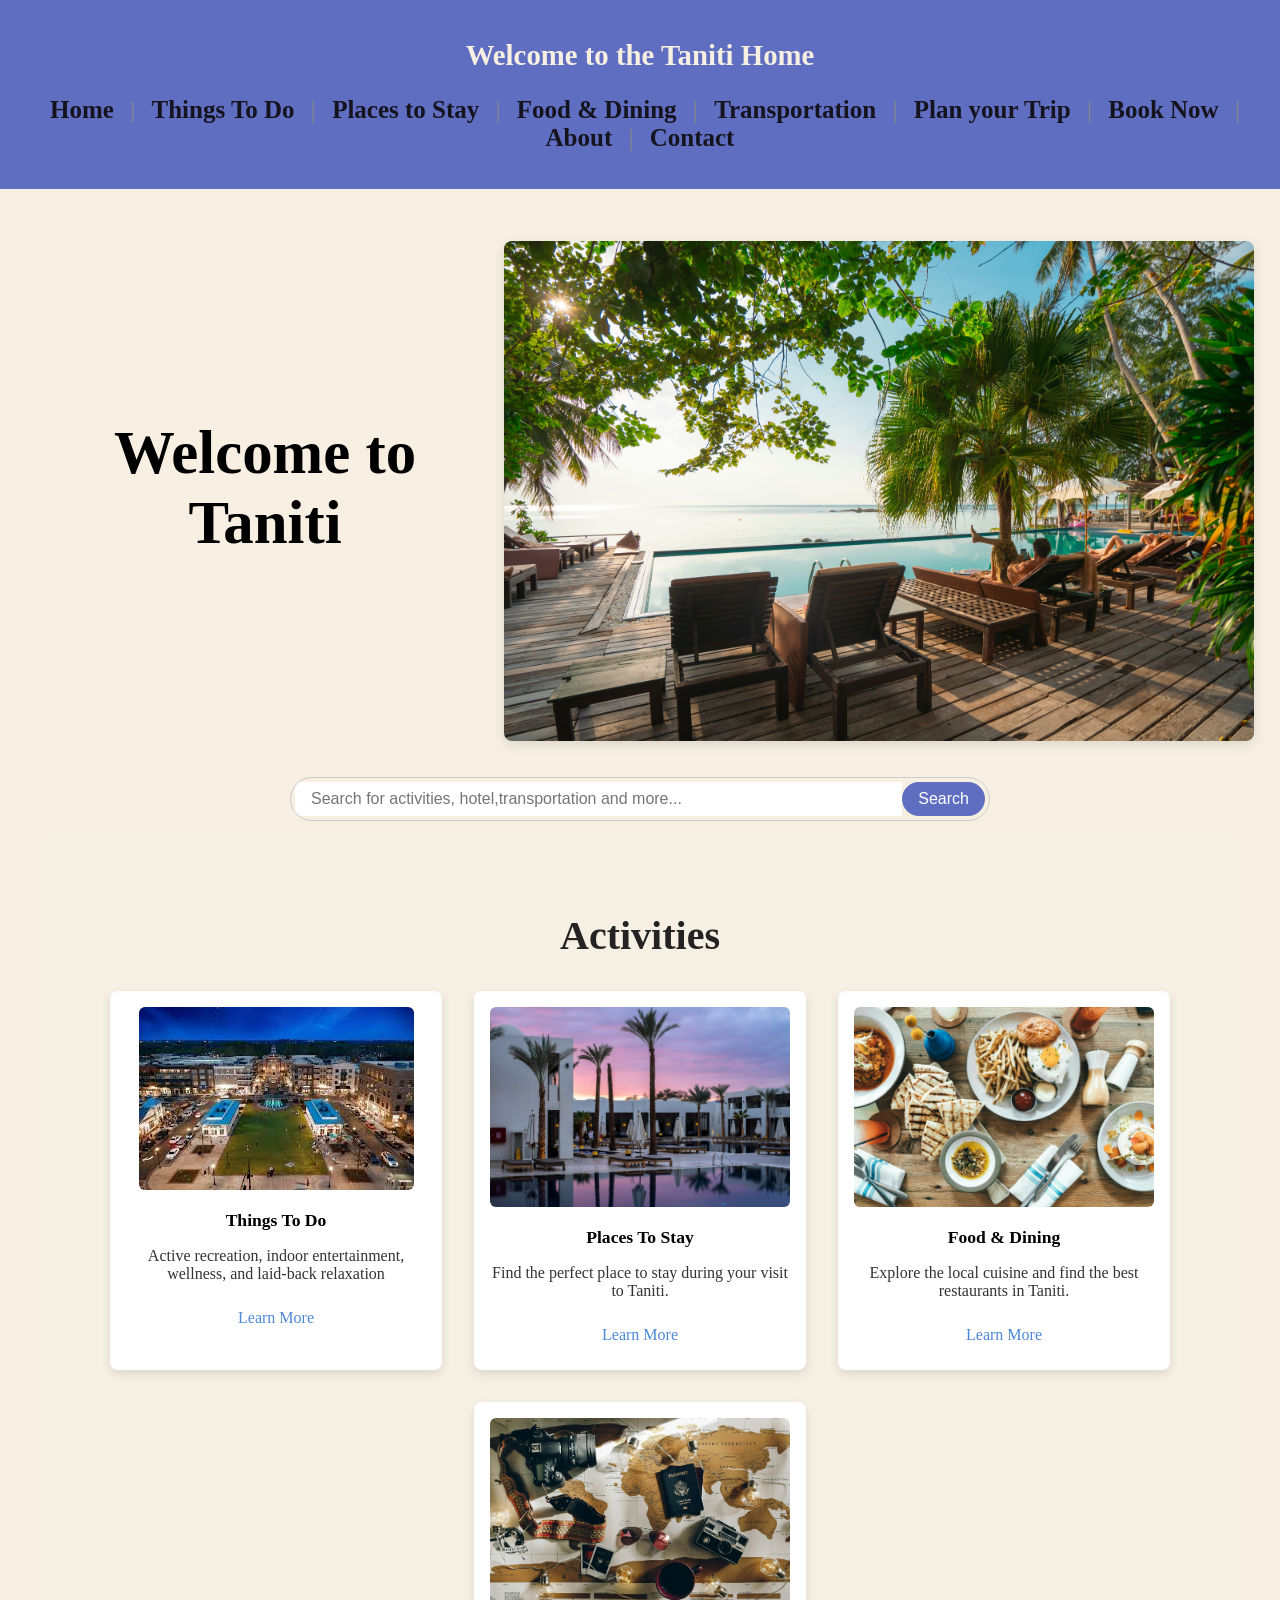
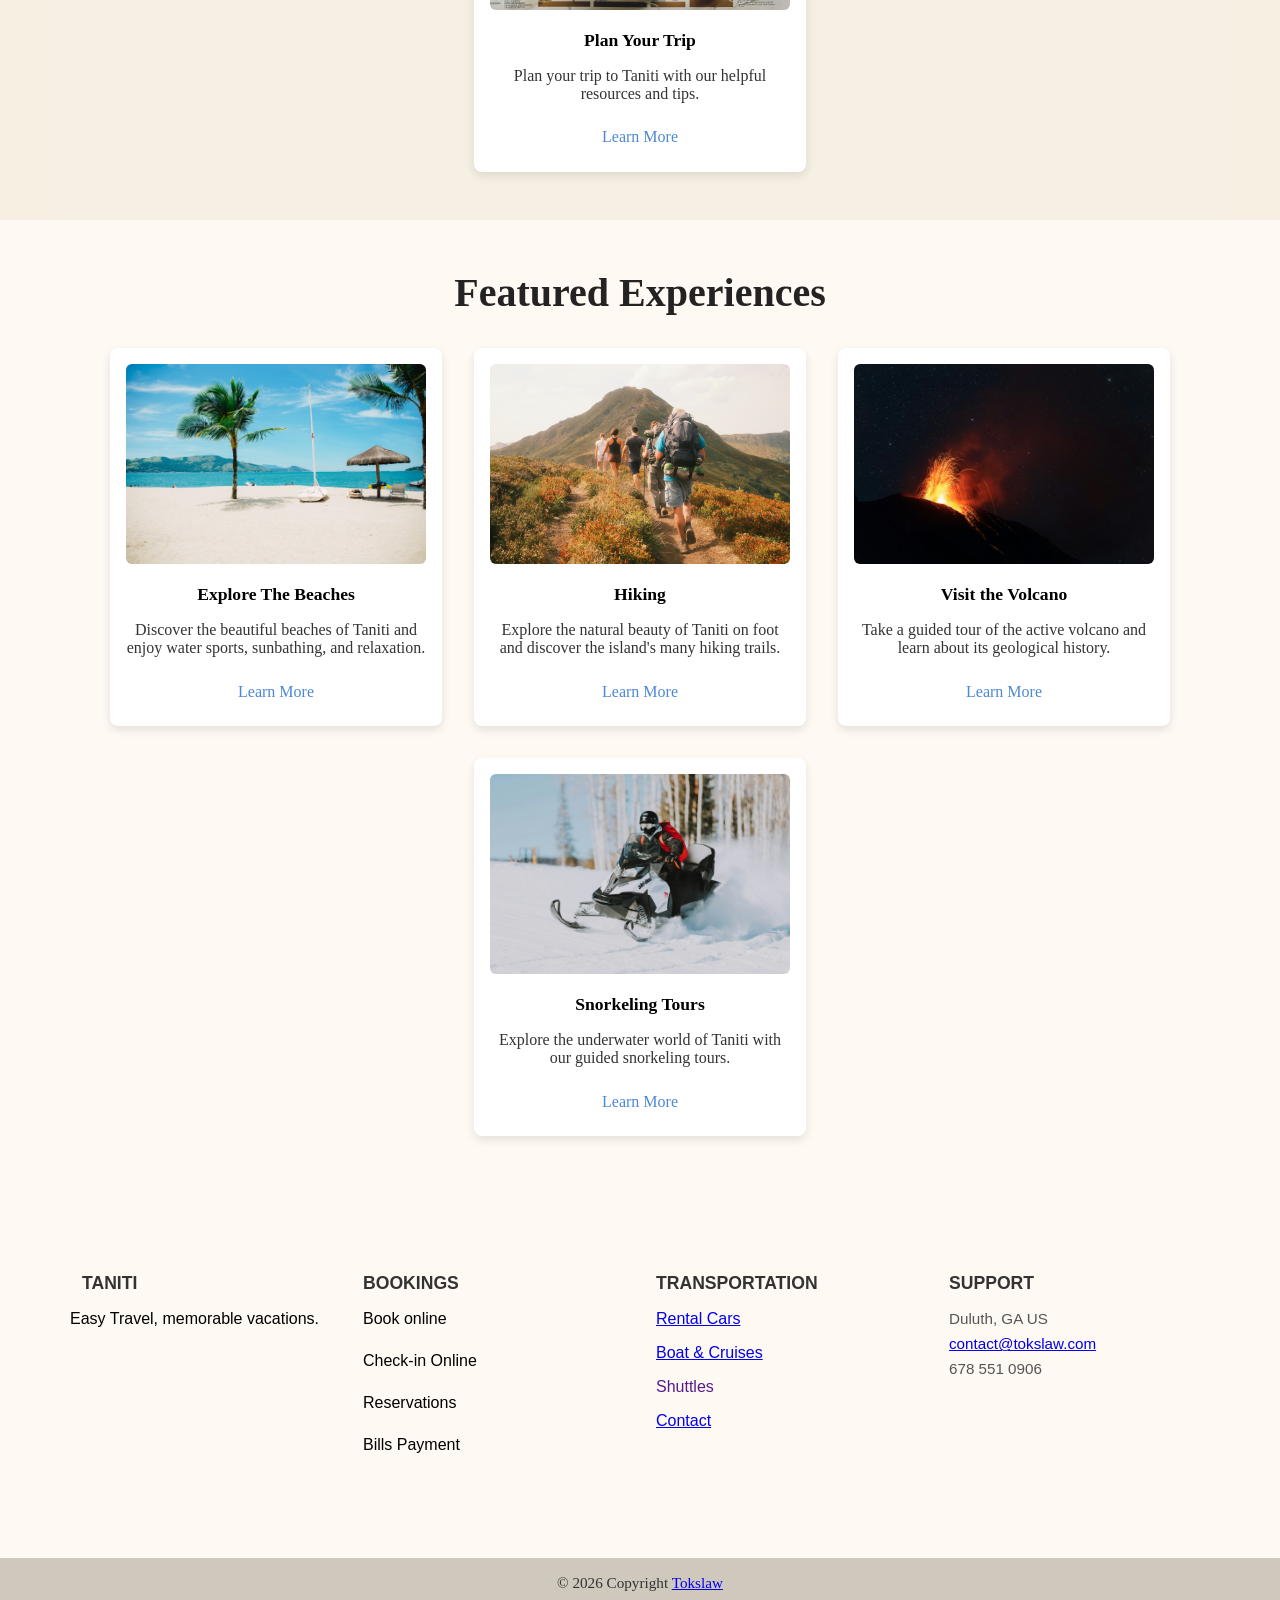
<file: index.html>
<!DOCTYPE html>
<html lang="en">
<head>
    <meta charset="UTF-8">
    <meta name="viewport" content="width=device-width, initial-scale=1.0">
    <title>Taniti Website</title>
    <link rel="stylesheet" href="styles.css">
    <link rel="icon" href="https://fav.farm/Hotel" />
</head>
<body>
        <header>
            <div class="header-nav">
                <h1>Welcome to the Taniti Home</h1>
                <nav>
                    <a href="./">Home</a>
                    <span class="separator">|</span>
                     <a href="./things_to_do.html" >Things To Do</a>
                    <span class="separator">|</span>
                    <a href="./place_to_stay.html">Places to Stay</a>
                     <span class="separator">|</span>
                    <a href="./food.html">Food & Dining</a>
                    <span class="separator">|</span>
                    <a href="./transportation.html">Transportation</a>
                    <span class="separator">|</span>                 
                    <a href="./plan_your_trip.html">Plan your Trip</a>
                    <span class="separator">|</span>
                    <a href="./bookings.html">Book Now</a>
                    <span class="separator">|</span>
                    <a href="./about.html">About</a>
                    <span class="separator">|</span>
                    <a href="./contact.html">Contact</a>   
                </nav>
            </div>
        </header>
     
   
    <div class="layout">
         <section class="intro">
            <div class="text-section">
                <h1 class="title">Welcome to Taniti</h1>
                <!-- <p class="content">
                    Beaches, Adventures, Relaxation
                </p>     -->
                <div>
                    <img src="images/taniti_hero_image.jpg" alt="Taniti" class="img">
                </div>
            </div>
            <div>
                <form class="search-form" role="search">
                    <input type="search" name="q" placeholder="Search for activities, hotel,transportation and more..." aria-label="Search">
                    <button type="submit">Search</button>
                </form>
            </div>
                

        </section>
        
        <section class="services"> 
            <h2>Activities</h2>
            <div class="service-card">
                <div class="card-body">
                    <img src="images/alpharetta.jpeg" alt="Things To Do">
                    <div class="card-title">Things To Do</div>
                    <div class="card-text">
                         Active recreation, indoor entertainment, wellness, and laid-back relaxation
                    </div>
                    <a href="./things_to_do.html" class="btn btn-primary">Learn More</a>
                </div>
            
            <div class="card-body">
                <img src="images/place_to_stay.jpg" alt="places to stay">
                    <div class="card-title">Places To Stay</div>
                    <div class="card-text">
                        Find the perfect place to stay during your visit to Taniti.
                    </div>
                    <a href="./place_to_stay.html" class="btn btn-primary">Learn More</a>
            </div>
            <div class="card-body">
                <img src="images/local_cuisine.jpg" alt="Food & Dining">
                    <div class="card-title">Food & Dining</div>
                    <div class="card-text">
                       Explore the local cuisine and find the best restaurants in Taniti.
                    </div>
                    <a href="./food.html" class="btn btn-primary">Learn More</a>
            </div>

            <div class="card-body">
                <img src="images/plan_your_trips.jpg" alt="Plan Your Trip">
                <div class="card-title">Plan Your Trip</div>
                    <div class="card-text">
                        Plan your trip to Taniti with our helpful resources and tips.
                    </div>
                    <a href="./plan_your_trip.html" class="btn btn-primary">Learn More</a>
            </div>
        </section>


        <section class="taxes">
            <h2>Featured Experiences</h2>
            <div class="tax-card">
                <div class="card-body">
                    <img src="images/beaches.jpg" alt="beaches">
                    <div class="card-title">Explore The Beaches</div>
                    <div class="card-text">
                        Discover the beautiful beaches of Taniti and enjoy water sports, sunbathing, and relaxation.
                    </div>
                    <a href="#" class="btn btn-primary">Learn More</a>
                </div>

                <div class="card-body">
                    <img src="images/hiking.jpg" alt="hiking">
                    <div class="card-title">Hiking</div>
                    <div class="card-text">
                        Explore the natural beauty of Taniti on foot and discover the island's many hiking trails.
                    </div>
                    <a href="#" class="btn btn-primary">Learn More</a>
                </div>
                <div class="card-body">
                    <img src="images/volcano.jpg" alt="volcano">
                    <div class="card-title">Visit the Volcano</div>
                    <div class="card-text">
                        Take a guided tour of the active volcano and learn about its geological history.
                    </div>
                    <a href="#" class="btn btn-primary">Learn More</a>
                </div>

                <div class="card-body">
                    <img src="images/snokerling.jpg" alt="snorkerling">
                    <div class="card-title">Snorkeling Tours</div>
                    <div class="card-text">
                        Explore the underwater world of Taniti with our guided snorkeling tours.
                    </div>
                    <a href="#" class="btn btn-primary">Learn More</a>
                </div>

            </div>
        </section>

       

        
    </div>

        <footer class="footer-layout">
            <section class="footer-links">
                <div class="footer-container">

                    <div class="footer-row">

                        <div class="footer-col">

                            <h6 class="footer-title">
                                <i class="fas fa-gem icon-gap"></i>Taniti
                            </h6>
                            <p>
                                Easy Travel, memorable vacations.
                            </p>
                        </div>

                        <div class="footer-col">

                            <h6 class="footer-title">Bookings</h6>
                            <p>
                                <a href="#!" class="footer-link">Book online</a>
                            </p>
                            <p>
                                <a href="#!" class="footer-link">Check-in Online</a>
                            </p>
                            <p>
                                <a href="#!" class="footer-link">Reservations</a>
                            </p>
                            <p>
                                <a href="#!" class="footer-link">Bills Payment</a>
                            </p>
                        </div>

                        <div class="footer-col">

                            <h6 class="footer-title">Transportation</h6>
                            <p>
                                <a href="./transportation.html" target="_blank" class="text-reset">Rental Cars</a>
                            </p>
                            <p>
                                <a href="./about.html" class="text-reset">Boat & Cruises</a>
                            </p>
                            <div class="dropdown">
                                <p class="dropbtn">Shuttles</p>
                                <div class="dropdown-content">
                                    <a href="./transportation.html">Sandy Springs</a>
                                    <a href="./transportation.html">Alpharetta</a>
                                </div>
                            </div>
                            <p>
                                <a href="./contact.html" target="_blank" class="text-reset">Contact</a>
                            </p>
                        </div>

                        <div class="footer-contact">

                            <h6 class="footer-title">Support</h6>
                            <p><i class="fas fa-home"></i> Duluth, GA US</p>
                            <p><a href="mailto:tlawal8@wgu.edu"><i class="fas fa-envelope"></i> contact@tokslaw.com</a></p>
                            <p><i class="fas fa-phone"></i> 678 551 0906</p>
                        </div>

                    </div>

                </div>
            </section>
        
        <div class="footer-copyright">© 2026 Copyright
            <a href="http://tokslaw.net/">Tokslaw</a>
        </div>
        
        </footer>

    <script src="script.js"></script>
</body>
</html>
</file>
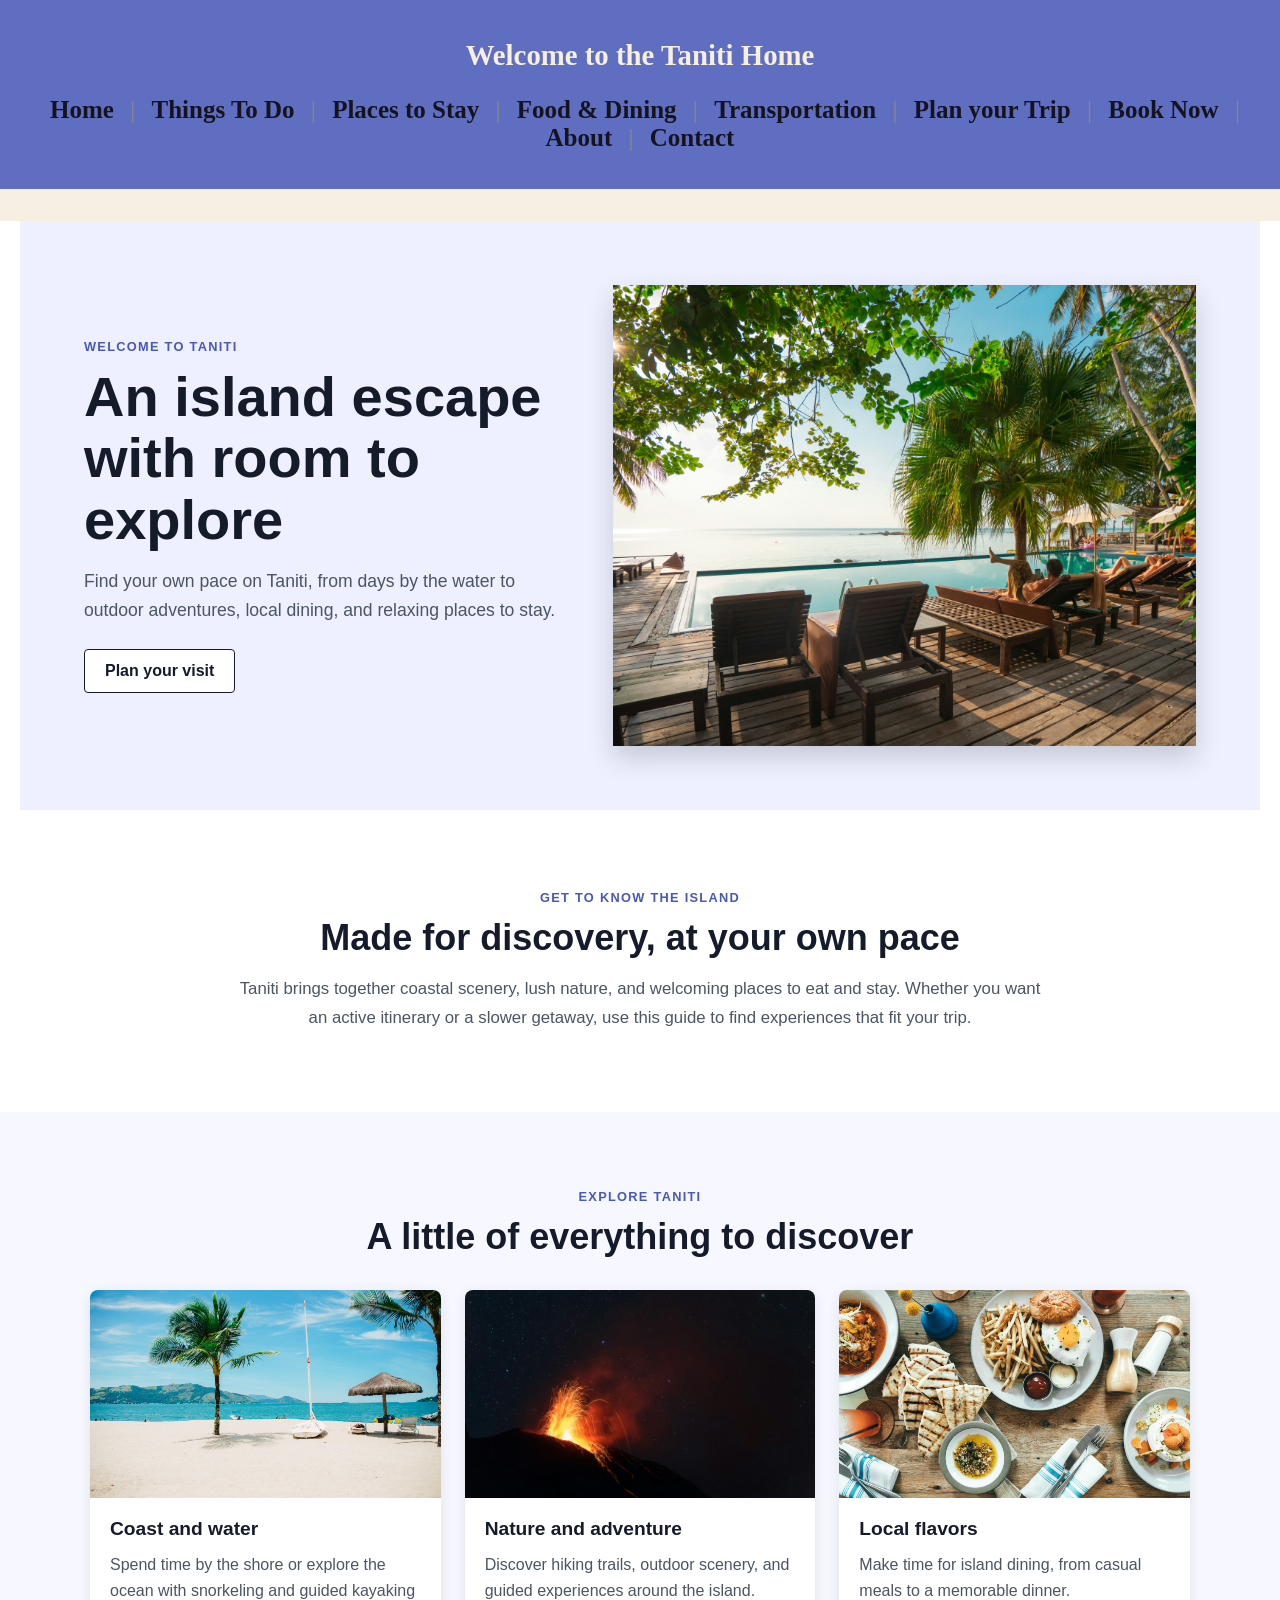
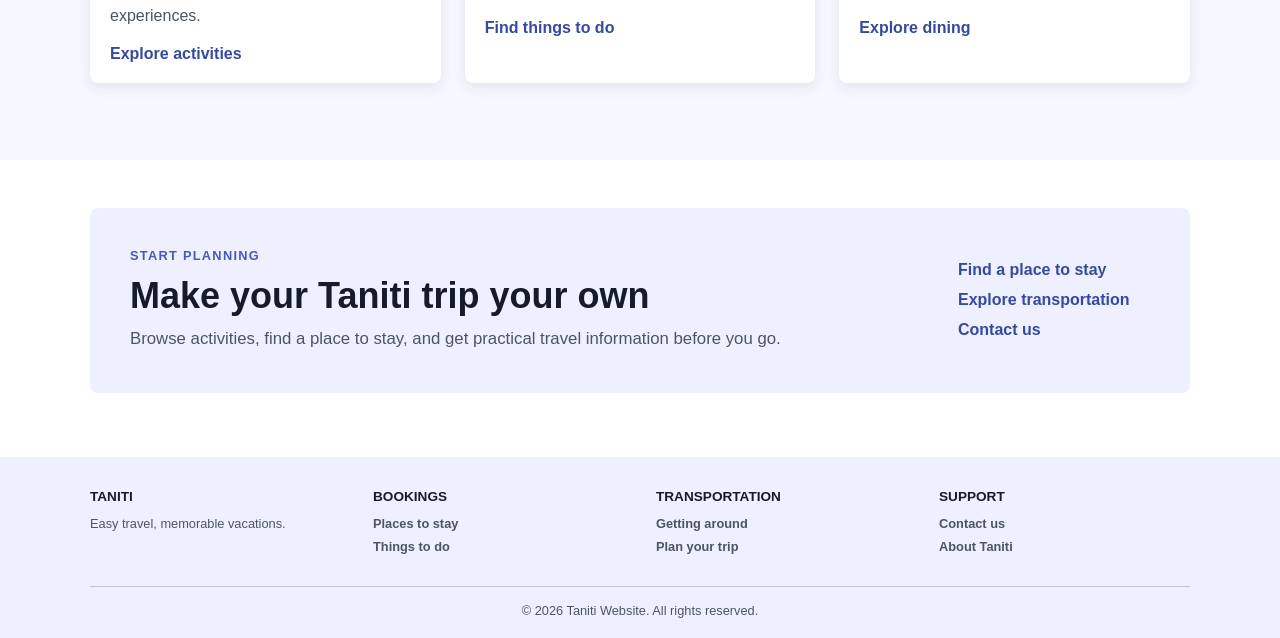
<file: about.html>
<!DOCTYPE html>
<html lang="en">
<head>
    <meta charset="UTF-8">
    <meta name="viewport" content="width=device-width, initial-scale=1.0">
    <title>About Taniti</title>
    <link rel="stylesheet" href="styles.css">
    <link rel="icon" href="https://fav.farm/📃">
</head>
<body class="about-page-body">
    <header>
        <div class="header-nav">
            <h1>Welcome to the Taniti Home</h1>
            <nav>
                <a href="./">Home</a>
                <span class="separator">|</span>
                <a href="./things_to_do.html">Things To Do</a>
                <span class="separator">|</span>
                <a href="./place_to_stay.html">Places to Stay</a>
                <span class="separator">|</span>
                <a href="./food.html">Food &amp; Dining</a>
                <span class="separator">|</span>
                <a href="./transportation.html">Transportation</a>
                <span class="separator">|</span>
                <a href="./plan_your_trip.html">Plan your Trip</a>
                <span class="separator">|</span>
                <a href="./bookings.html">Book Now</a>
                <span class="separator">|</span>
                <a href="./about.html" aria-current="page">About</a>
                <span class="separator">|</span>
                <a href="./contact.html">Contact</a>
            </nav>
        </div>
    </header>

    <main class="about-page">
        <section class="about-hero" aria-labelledby="about-title">
            <div class="about-hero-copy">
                <p class="about-kicker">Welcome to Taniti</p>
                <h1 id="about-title">An island escape with room to explore</h1>
                <p>
                    Find your own pace on Taniti, from days by the water to outdoor
                    adventures, local dining, and relaxing places to stay.
                </p>
                <a class="about-primary-link" href="./plan_your_trip.html">Plan your visit</a>
            </div>
            <img src="images/taniti_hero_image.jpg" alt="Palm-lined oceanfront setting">
        </section>

        <section class="about-introduction" aria-labelledby="about-island-title">
            <p class="about-kicker">Get to know the island</p>
            <h2 id="about-island-title">Made for discovery, at your own pace</h2>
            <p>
                Taniti brings together coastal scenery, lush nature, and welcoming
                places to eat and stay. Whether you want an active itinerary or a
                slower getaway, use this guide to find experiences that fit your trip.
            </p>
        </section>

        <section class="about-highlights" aria-labelledby="highlights-title">
            <div class="about-section-heading">
                <p class="about-kicker">Explore Taniti</p>
                <h2 id="highlights-title">A little of everything to discover</h2>
            </div>
            <div class="about-cards">
                <article class="about-card">
                    <img src="images/beaches.jpg" alt="Tropical beach and ocean">
                    <div class="about-card-copy">
                        <h3>Coast and water</h3>
                        <p>
                            Spend time by the shore or explore the ocean with snorkeling
                            and guided kayaking experiences.
                        </p>
                        <a href="./things_to_do.html">Explore activities</a>
                    </div>
                </article>
                <article class="about-card">
                    <img src="images/volcano.jpg" alt="Volcanic eruption under a night sky">
                    <div class="about-card-copy">
                        <h3>Nature and adventure</h3>
                        <p>
                            Discover hiking trails, outdoor scenery, and guided
                            experiences around the island.
                        </p>
                        <a href="./things_to_do.html">Find things to do</a>
                    </div>
                </article>
                <article class="about-card">
                    <img src="images/local_cuisine.jpg" alt="A variety of dishes served at a table">
                    <div class="about-card-copy">
                        <h3>Local flavors</h3>
                        <p>
                            Make time for island dining, from casual meals to a
                            memorable dinner.
                        </p>
                        <a href="./food.html">Explore dining</a>
                    </div>
                </article>
            </div>
        </section>

        <section class="about-visit" aria-labelledby="about-visit-title">
            <div>
                <p class="about-kicker">Start planning</p>
                <h2 id="about-visit-title">Make your Taniti trip your own</h2>
                <p>
                    Browse activities, find a place to stay, and get practical travel
                    information before you go.
                </p>
            </div>
            <div class="about-visit-links">
                <a href="./place_to_stay.html">Find a place to stay</a>
                <a href="./transportation.html">Explore transportation</a>
                <a href="./contact.html">Contact us</a>
            </div>
        </section>
    </main>

    <footer class="taniti-footer">
        <div class="taniti-footer-inner">
            <section>
                <h2>Taniti</h2>
                <p>Easy travel, memorable vacations.</p>
            </section>
            <nav aria-label="Bookings">
                <h2>Bookings</h2>
                <a href="./bookings.html">Places to stay</a>
                <a href="./things_to_do.html">Things to do</a>
            </nav>
            <nav aria-label="Travel information">
                <h2>Transportation</h2>
                <a href="./transportation.html">Getting around</a>
                <a href="./plan_your_trip.html">Plan your trip</a>
            </nav>
            <nav aria-label="Support">
                <h2>Support</h2>
                <a href="./contact.html">Contact us</a>
                <a href="./about.html">About Taniti</a>
            </nav>
        </div>
        <p class="taniti-footer-copyright">© 2026 Taniti Website. All rights reserved.</p>
    </footer>
</body>
</html>
</file>
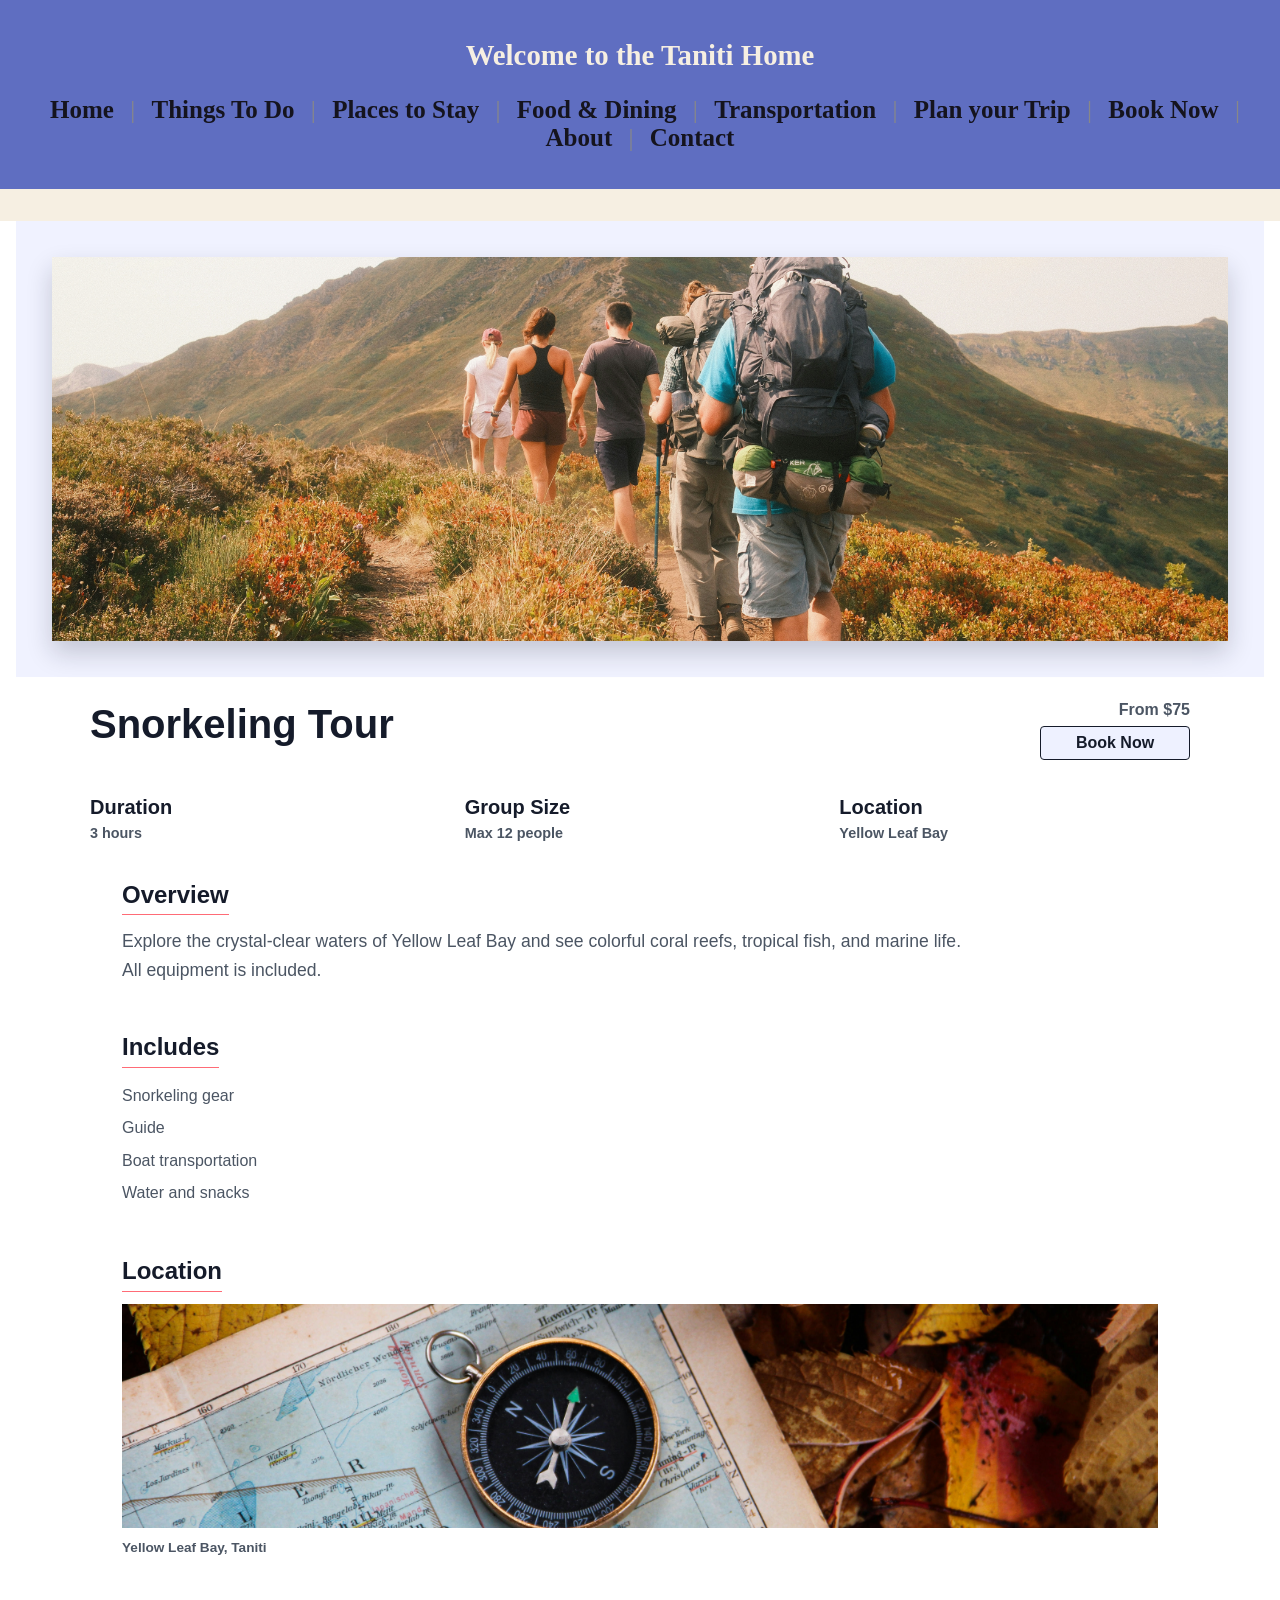
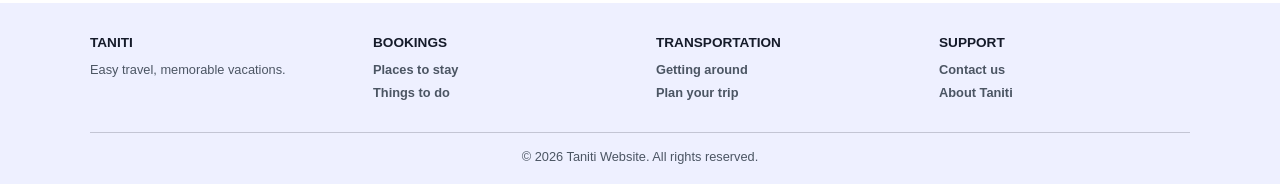
<file: activityDetails.html>
<!DOCTYPE html>
<html lang="en">

<head>
    <meta charset="UTF-8">
    <meta name="viewport" content="width=device-width, initial-scale=1.0">
    <title>Snorkeling Tour | Taniti</title>
    <link rel="stylesheet" href="./styles.css">
    <link rel="icon" href="https://fav.farm/Details" />

</head>

<body class="activity-details-body">
    <header>
        <div class="header-nav">
            <h1>Welcome to the Taniti Home</h1>
            <nav>
                <a href="./index.html">Home</a>
                <span class="separator">|</span>
                <a href="./things_to_do.html">Things To Do</a>
                <span class="separator">|</span>
                <a href="./place_to_stay.html">Places to Stay</a>
                <span class="separator">|</span>
                <a href="./food.html">Food & Dining</a>
                <span class="separator">|</span>
                <a href="./transportation.html">Transportation</a>
                <span class="separator">|</span>
                <a href="./plan_your_trip.html">Plan your Trip</a>
                <span class="separator">|</span>
                <a href="./bookings.html">Book Now</a>
                <span class="separator">|</span>
                <a href="./about.html">About</a>
                <span class="separator">|</span>
                <a href="./contact.html">Contact</a>
            </nav>
        </div>
    </header>



    <main class="activity-detail-page">
        <section class="activity-detail-hero" aria-label="Snorkeling tour">
            <img src="images/hiking.jpg" alt="Tropical beach and ocean on Taniti">
        </section>

        <section class="activity-summary" aria-labelledby="activity-title">
            <div class="activity-title-row">
                <h1 id="activity-title">Snorkeling Tour</h1>
                <div class="activity-booking">
                    <p class="activity-price">From <strong>$75</strong></p>
                    <a class="activity-book-button" href="#">Book Now</a>
                </div>
            </div>

            <dl class="activity-facts">
                <div>
                    <dt>Duration</dt>
                    <dd>3 hours</dd>
                </div>
                <div>
                    <dt>Group Size</dt>
                    <dd>Max 12 people</dd>
                </div>
                <div>
                    <dt>Location</dt>
                    <dd>Yellow Leaf Bay</dd>
                </div>
            </dl>
        </section>

        <div class="activity-content">
            <section class="activity-overview" aria-labelledby="activity-overview-title">
                <h2 id="activity-overview-title">Overview</h2>
                <p>
                    Explore the crystal-clear waters of Yellow Leaf Bay and see colorful coral reefs,
                    tropical fish, and marine life. All equipment is included.
                </p>
            </section>

            <section class="activity-includes" aria-labelledby="activity-includes-title">
                <h2 id="activity-includes-title">Includes</h2>
                <ul>
                    <li>Snorkeling gear</li>
                    <li>Guide</li>
                    <li>Boat transportation</li>
                    <li>Water and snacks</li>
                </ul>
            </section>

            <section class="activity-location" aria-labelledby="activity-location-title">
                <h2 id="activity-location-title">Location</h2>
                <figure>
                    <img src="images/location.jpg" alt="A compass resting on a travel map">
                    <figcaption>Yellow Leaf Bay, Taniti</figcaption>
                </figure>
            </section>
        </div>
    </main>

    <footer class="taniti-footer">
        <div class="taniti-footer-inner">
            <section>
                <h2>Taniti</h2>
                <p>Easy travel, memorable vacations.</p>
                </section>
                <nav aria-label="Bookings">
                <h2>Bookings</h2>
                <a href="./bookings.html">Places to stay</a>
                <a href="./things_to_do.html">Things to do</a>
            </nav>
            <nav aria-label="Travel information">
                <h2>Transportation</h2>
                <a href="./transportation.html">Getting around</a>
                <a href="./plan_your_trip.html">Plan your trip</a>
            </nav>
            <nav aria-label="Support">
                <h2>Support</h2>
                <a href="./contact.html">Contact us</a>
                <a href="./about.html">About Taniti</a>
            </nav>
        </div>
        <p class="taniti-footer-copyright">© 2026 Taniti Website. All rights reserved.</p>
        </footer>

</body>

</html>
</file>
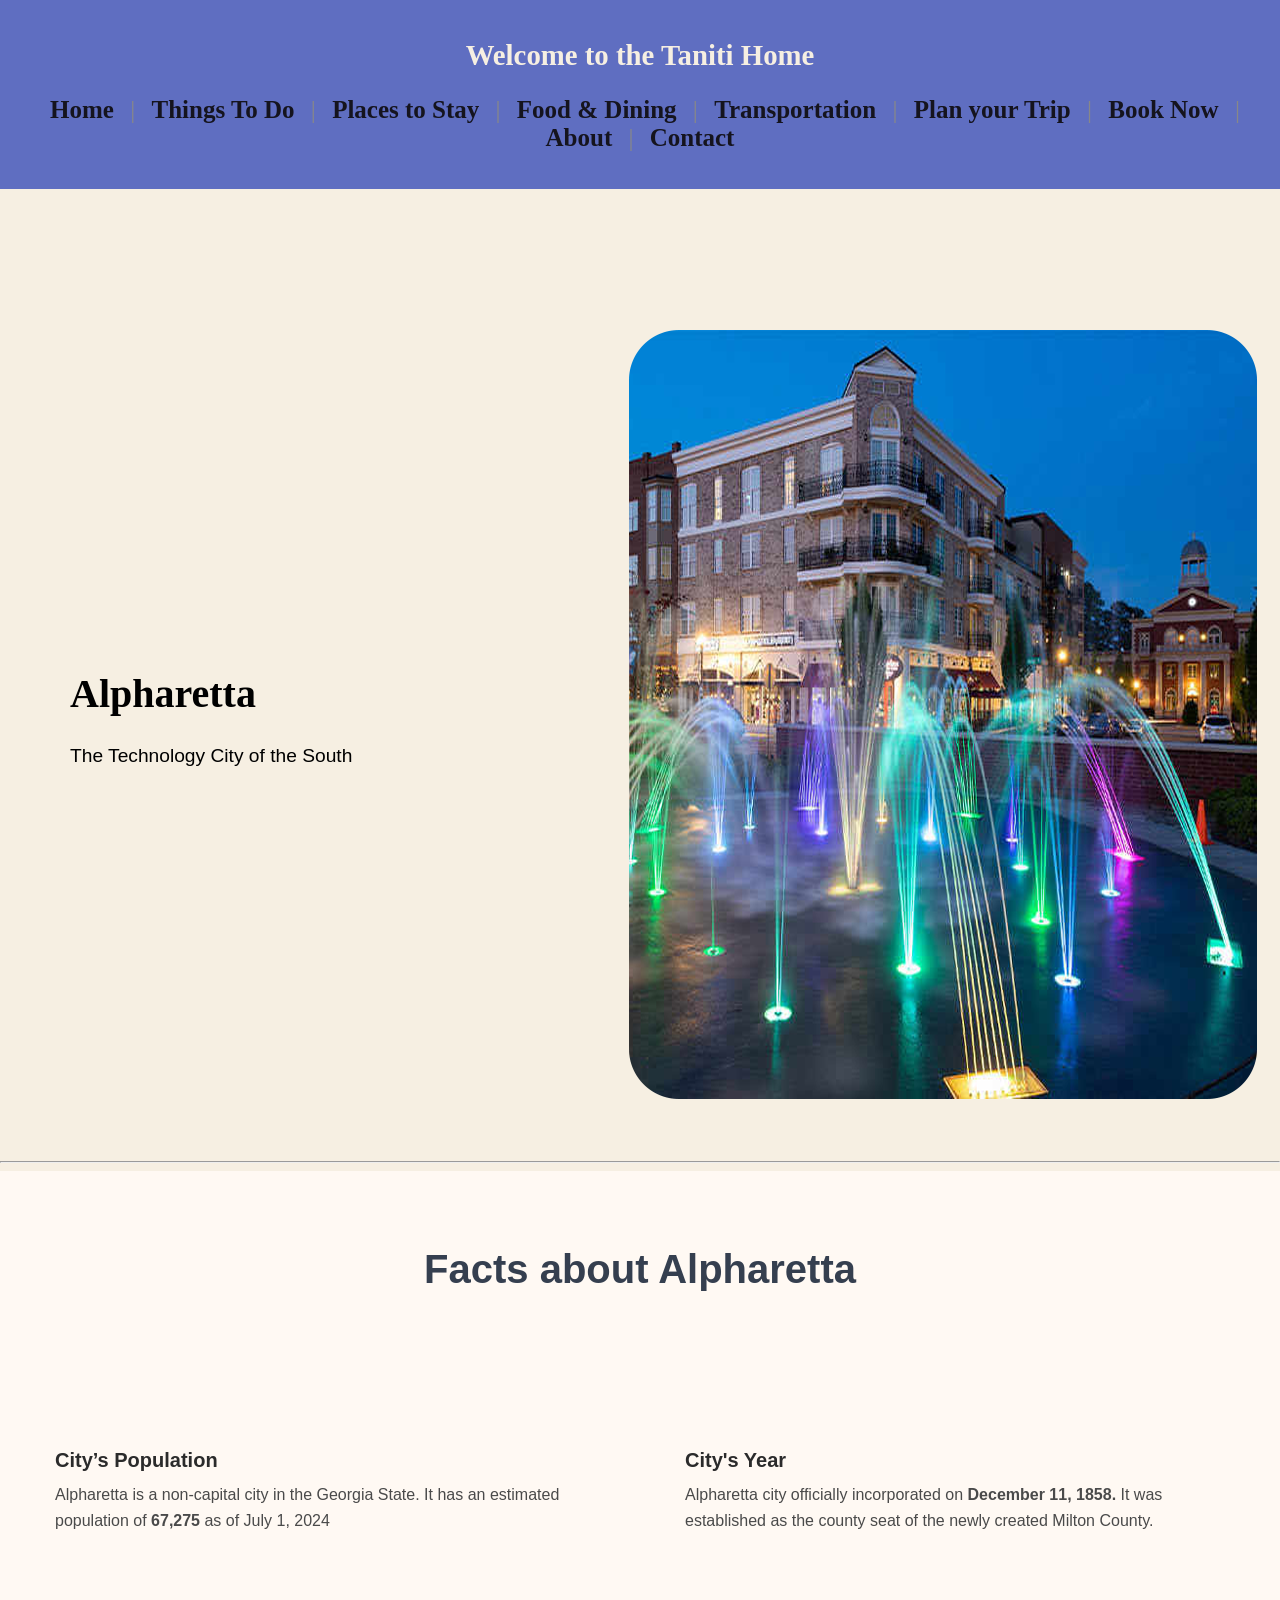
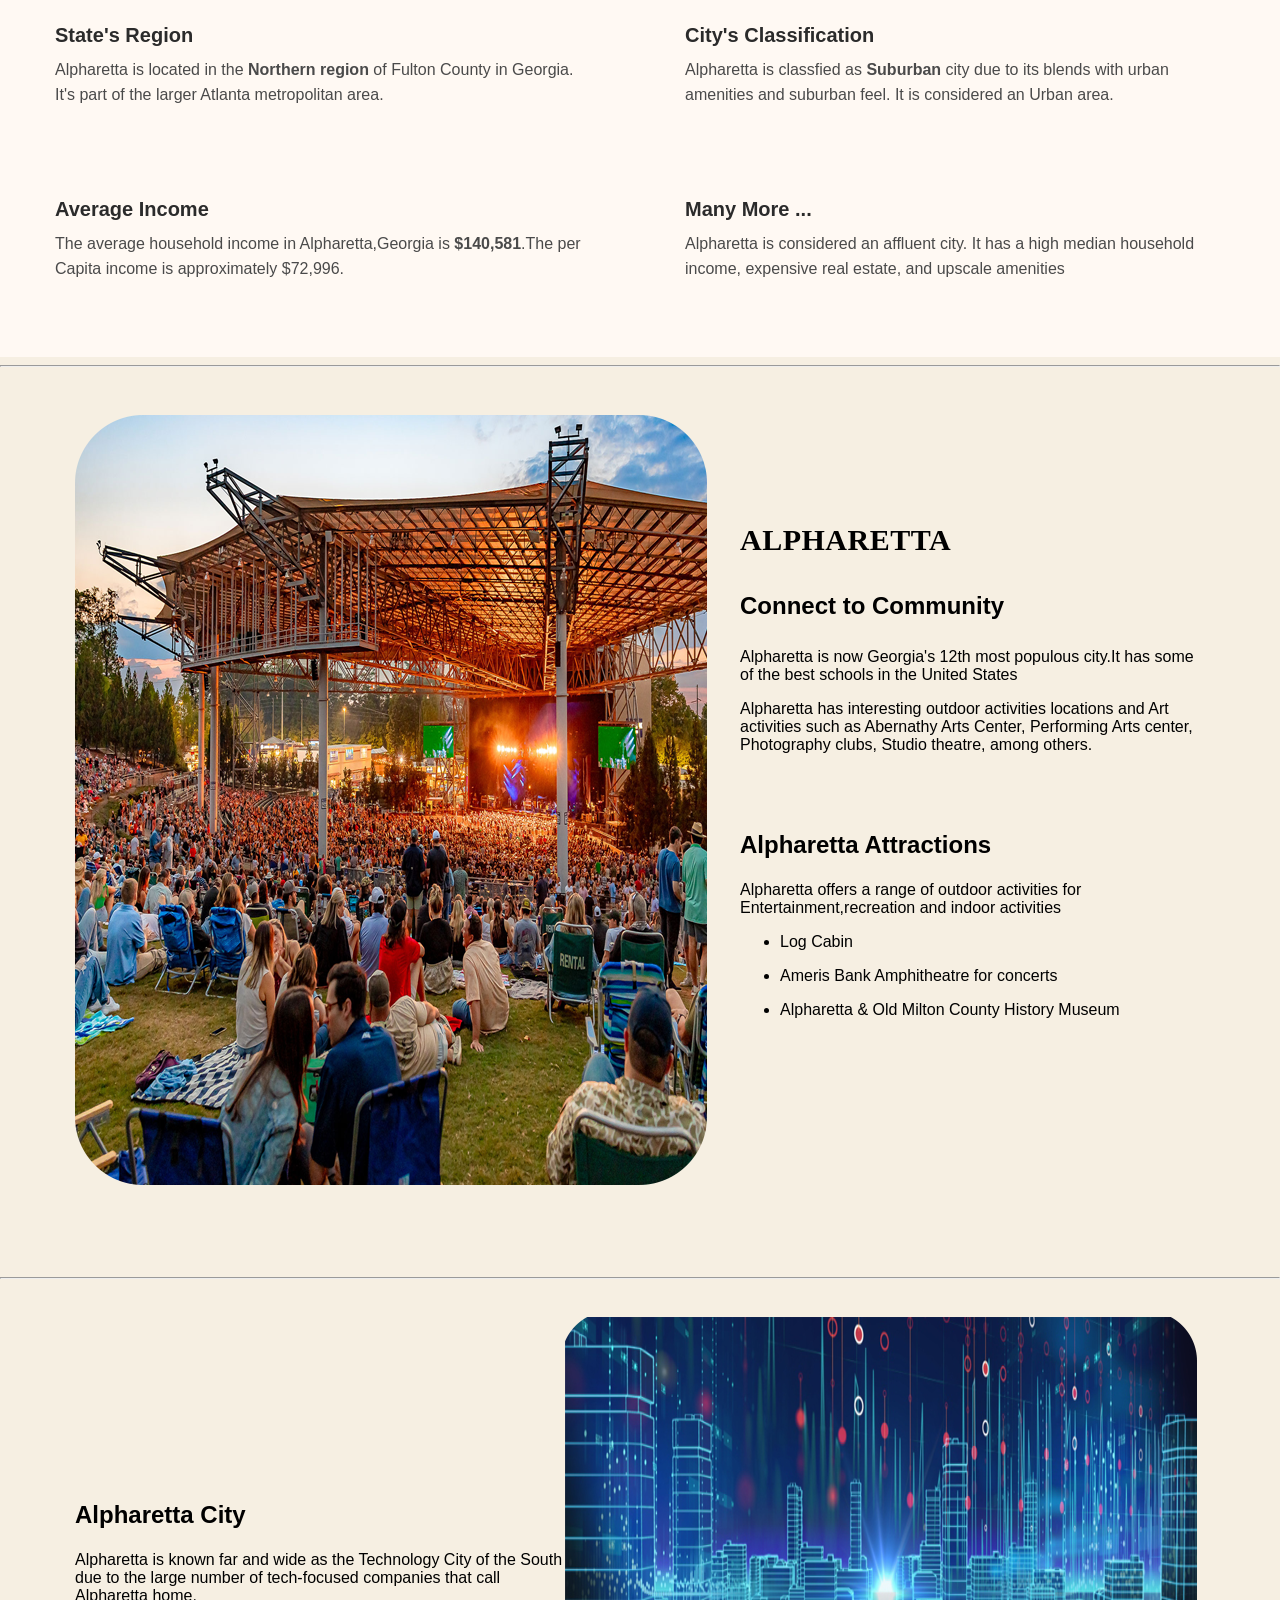
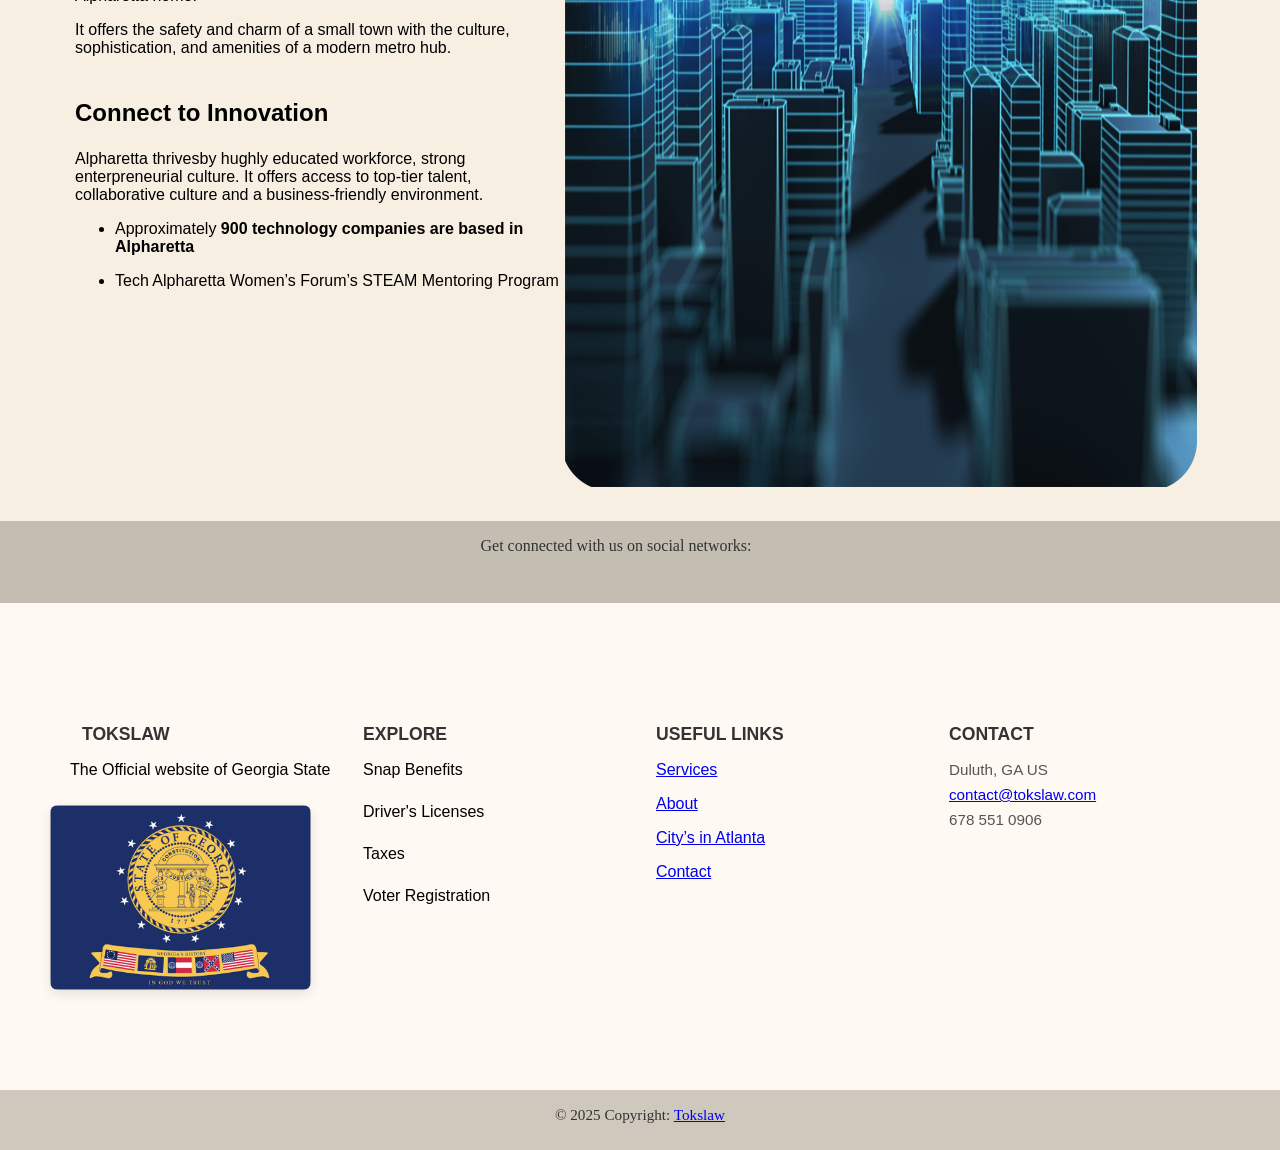
<file: alpharetta.html>
<!DOCTYPE html>
<html lang="en">
<head>
    <meta charset="UTF-8">
    <meta name="viewport" content="width=device-width, initial-scale=1.0">
    <title>About</title>
    <link rel="stylesheet" href="styles.css">
    <link rel="icon" href="https://fav.farm/📃" />
</head>
<body>
     <header>
            <div class="header-nav">
                <h1>Welcome to the Taniti Home</h1>
                <nav>
                    <a href="/">Home</a>
                    <span class="separator">|</span>
                     <a href="/things_to_do.html" >Things To Do</a>
                    <span class="separator">|</span>
                    <a href="/place_to_stay.html">Places to Stay</a>
                     <span class="separator">|</span>
                    <a href="/food.html">Food & Dining</a>
                    <span class="separator">|</span>
                    <a href="/transportation.html">Transportation</a>
                    <span class="separator">|</span>                 
                    <a href="/plan_your_trip.html">Plan your Trip</a>
                    <span class="separator">|</span>
                    <a href="/bookings.html">Book Now</a>
                    <span class="separator">|</span>
                    <a href="/about.html">About</a>
                    <span class="separator">|</span>
                    <a href="/contact.html">Contact</a>   
                </nav>
            </div>
        </header>



            <section id="about-main" class="bg--scroll hero-section">
                <div class="about-container">	
                    <div class="about-row about-center">
                    <div class="about-media">
                        <div class="about-main-txt">
                        <h2>Alpharetta</h2>	
                        <p class="p-lg">
                            The Technology City of the South
                        </p>
                        </div>
                    </div>	

                    <div class="about-media">	
                        <div class="about-main-img">	
                        <img src="images/alpharetta.png" alt="city-image">
                        </div>
                    </div>	
                </div>    
            </div>	  

            </section>

            
            <hr class="divider">

            <section class="pt-100 services-section">
				<div class="container">
							<div class="about-title">
								<h2>Facts about Alpharetta </h2>			
							</div>	
				</div>     
			</section>

            <section class="services-section">
            <div class="services-container">

                <div class="service-box">
                
                <div class="content">
                    <h3> City’s Population</h3>
                    <p>Alpharetta is a non-capital city in the Georgia State. It has an estimated population of <strong>67,275</strong> as of July 1, 2024</p>
                </div>
                </div>

                <div class="service-box">

                <div class="content">
                    <h3>City's Year</h3>
                    <p>Alpharetta city officially incorporated on <strong>December 11, 1858.</strong> It was established as the county seat of the newly created Milton County.</p>
                </div>
                </div>

                <div class="service-box">

                <div class="content">
                    <h3>State's Region</h3>
                    <p>Alpharetta is located in the <strong>Northern region</strong> of Fulton County in Georgia. It's part of the larger Atlanta metropolitan area.</p>
                </div>
                </div>

                <div class="service-box">

                <div class="content">
                    <h3>City's Classification</h3>
                    <p>Alpharetta is classfied as <strong>Suburban</strong> city due to its blends with  urban amenities and suburban feel.  It is considered an Urban area.</p>
                </div>
                </div>

                <div class="service-box">

                <div class="content">
                    <h3>Average Income</h3>
                    <p>The average household income in Alpharetta,Georgia is <strong>$140,581</strong>.The per Capita income is approximately $72,996.</p>
                </div>
                </div>

                <div class="service-box">
                <div class="content">
                    <h3>Many More ...</h3>
                    <p>Alpharetta is considered an affluent city. It has a high median household income, expensive real estate, and upscale amenities</p>
                </div>
                </div>

            </div>
            </section>



            <hr class="divider">

            <section id="about2" class="pt-100 ct-02 content-section">
				<div class="container">
					
					<div class="row d-flex align-items-center">

						<div class="col-md-6">
							<div class="img-block left-column wow fadeInRight">
								<img class="img-fluid" src="images/community.png" alt="artscenter">
							</div>
						</div>
						<div class="col-md-6">
							<div class="txt-block right-column wow fadeInLeft">
						 		<span class="section-id">Alpharetta </span>
								<h2 class="s-46 w-700">Connect to Community</h2>
								<p>Alpharetta is now Georgia's 12th most populous city.It has some of the best schools in the United States</p>
                                    <p>Alpharetta has interesting outdoor activities locations and Art activities such as Abernathy Arts Center, Performing Arts center, Photography clubs, Studio theatre,  among others.</p></br>		
                                    <div class="txt-box mb-0">
									<h5 class="s-24 w-700">Alpharetta Attractions</h5>	
									<p>
                                        Alpharetta offers a range of outdoor activities for Entertainment,recreation and indoor activities </p>
									<ul class="simple-list">

										<li class="list-item">
											<p>Log Cabin</p>
										</li>

                                        <li class="list-item">
											<p> Ameris Bank Amphitheatre for concerts</p>
										</li>
                                        <li class="list-item">
											<p>Alpharetta & Old Milton County History Museum</p>
										</li>
									</ul>
                                    
                                   
								</div>	
							</div>
						</div>	
					</div>	
				</div>	  
			</section>

            <hr class="divider">

            <section class="py-100 ct-01 content-section">
				<div class="container">
					<div class="row d-flex align-items-center">
						<div class="col-md-6 order-last order-md-2">
							<div class="txt-block left-column wow fadeInRight">								
								<div class="txt-box">	
									<h5 class="s-24 w-700">Alpharetta City</h5>	
									<p>Alpharetta is known far and wide as the Technology City of the South due to the large number of tech-focused companies that call Alpharetta home.</p>
									
                                    <p>It offers the safety and charm of a small town with the culture, sophistication, and amenities of a modern metro hub.</p>
								</div>	
								<div class="txt-box mb-0">
									<h5 class="s-24 w-700">Connect to Innovation</h5>	
									<p>
                                        Alpharetta thrivesby hughly educated workforce, strong enterpreneurial culture. It offers access to top-tier talent, collaborative culture and a business-friendly environment.
                                    </p>
									<ul class="simple-list">

										<li class="list-item">
											<p>Approximately <strong>900 technology companies are based in Alpharetta</strong></p>
										</li>

                                        <li class="list-item">
											<p> Tech Alpharetta Women’s Forum’s STEAM Mentoring Program</p>
										</li>
									</ul>
                                    
                                   
								</div>			
							</div>
						</div>	
						<div class="col-md-6 order-first order-md-2">
							<div class="img-block right-column wow fadeInLeft">
								<img src="images/technologycity.png" alt="tech-city">
							</div>
						</div>
					</div>	
				</div>	   
			</section>

           

            <footer class="footer-layout">
            <section class="footer-social">
                <div class="social-intro">
                <span>Get connected with us on social networks:</span>
                </div>
            
                <div class="social-links-group">
                <a href="" class="footer-social-links">
                    <i class="fab fa-facebook-f"></i>
                </a>
                <a href="" class="footer-social-links">
                    <i class="fab fa-twitter"></i>
                </a>
                <a href="" class="footer-social-links">
                    <i class="fab fa-google"></i>
                </a>
                <a href="" class="footer-social-links">
                    <i class="fab fa-instagram"></i>
                </a>
                <a href="" class="footer-social-links">
                    <i class="fab fa-linkedin"></i>
                </a>
                <a href="" class="footer-social-links">
                    <i class="fab fa-github"></i>
                </a>
                </div>
            
            </section>
            
            
             <section class="footer-links">
                <div class="footer-container">
            
                <div class="footer-row">
                
                    <div class="footer-col">
                
                    <h6 class="footer-title">
                        <i class="fas fa-gem icon-gap"></i>Tokslaw
                    </h6>
                    <p>
                        The Official website of Georgia State
                        <div>
                            <img class="floatimg" src="images/georgiaflag.jpg" alt="Georgia">
                        </div> 
                    </p>
                    </div>
                    
                    <div class="footer-col">
                    
                    <h6 class="footer-title">Explore</h6>
                    <p>
                        <a href="#!" class="footer-link">Snap Benefits</a>
                    </p>
                    <p>
                        <a href="#!" class="footer-link">Driver's Licenses</a>
                    </p>
                    <p>
                        <a href="#!" class="footer-link">Taxes</a>
                    </p>
                    <p>
                        <a href="#!" class="footer-link">Voter Registration</a>
                    </p>
                    </div>
                
                    <div class="footer-col">
            
                    <h6 class="footer-title">Useful links</h6>
                    <p>
                        <a href="services.html" class="text-reset">Services</a>
                    </p>
                    <p>
                        <a href="about.html" class="text-reset">About</a>
                    </p>
                    <p>
                        <a href="alpharetta.html" target="_blank" class="text-reset">City’s in Atlanta</a>
                    </p>
                    <p>
                        <a href="contact.html" target="_blank" class="text-reset">Contact</a>
                    </p>
                    </div>
                
                    <div class="footer-contact">
                
                    <h6 class="footer-title">Contact</h6>
                    <p><i class="fas fa-home"></i> Duluth, GA US</p>
                    <p><a href="mailto:tlawal8@wgu.edu"><i class="fas fa-envelope"></i> contact@tokslaw.com</a></p>
                    <p><i class="fas fa-phone"></i> 678 551 0906</p>
                    </div>
                
                </div>
                
                </div>
            </section>
            
            <div class="footer-copyright">© 2025 Copyright:
                <a href="http://tokslaw.net/">Tokslaw</a>
            </div>
            
            </footer>

</body>
</html>
</file>
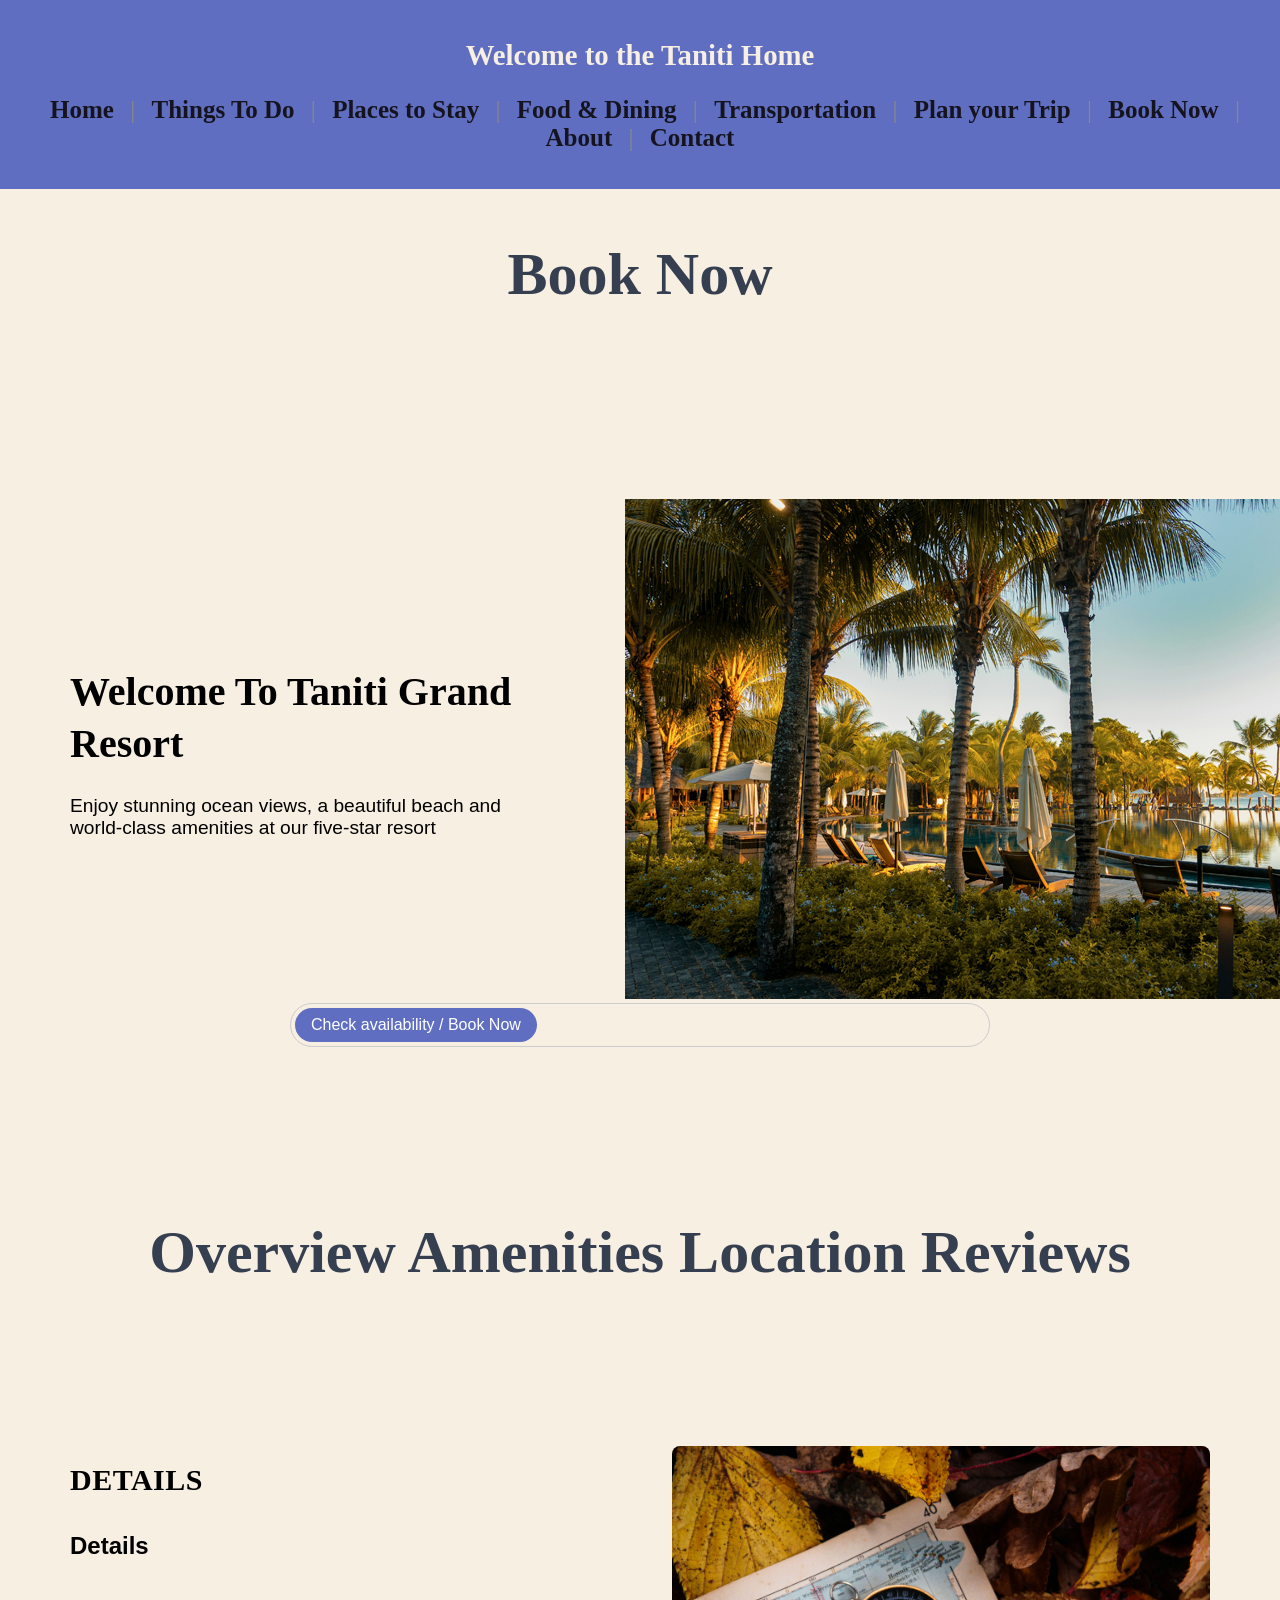
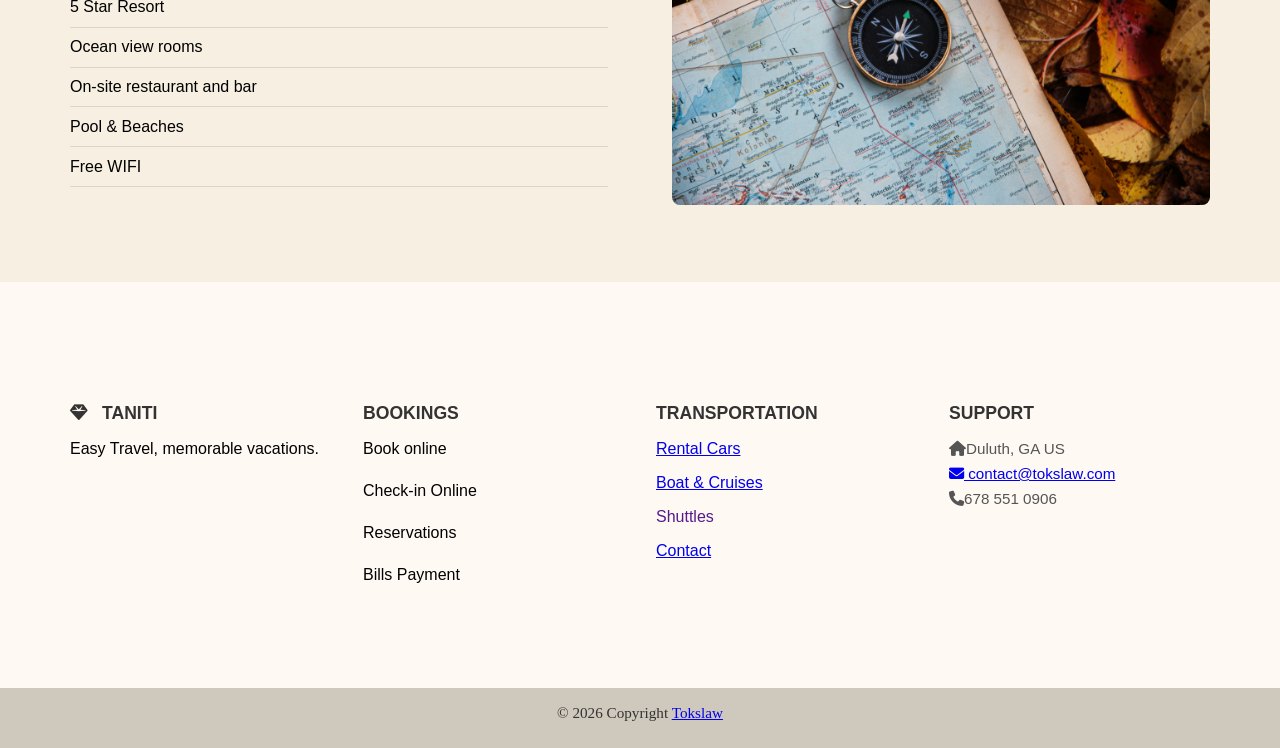
<file: bookings.html>
<!DOCTYPE html>
<html lang="en">
<head>
    <meta charset="UTF-8">
    <meta name="viewport" content="width=device-width, initial-scale=1.0">
    <title>Services</title>
    <link rel="stylesheet" href="./styles.css">
    <link rel="icon" href="https://fav.farm/bookings" />
    <link
        rel="stylesheet"
        href="https://cdnjs.cloudflare.com/ajax/libs/font-awesome/6.4.0/css/all.min.css"
        integrity="sha512-pap2NV2KUzj5WKiEiFbVdHwQXgC9VYV2E5HY2QZVhz8+yzo1PUnk99TY1BkJrN5FTp3P+MNNFbNp0fW4ymx9g=="
        crossorigin="anonymous"
        referrerpolicy="no-referrer"
/>

</head>
<body>
        <header>
            <div class="header-nav">
                <h1>Welcome to the Taniti Home</h1>
                <nav>
                    <a href="./">Home</a>
                    <span class="separator">|</span>
                     <a href="./things_to_do.html" >Things To Do</a>
                    <span class="separator">|</span>
                    <a href="./place_to_stay.html">Places to Stay</a>
                     <span class="separator">|</span>
                    <a href="./food.html">Food & Dining</a>
                    <span class="separator">|</span>
                    <a href="./transportation.html">Transportation</a>
                    <span class="separator">|</span>                 
                    <a href="./plan_your_trip.html">Plan your Trip</a>
                    <span class="separator">|</span>
                    <a href="./bookings.html">Book Now</a>
                    <span class="separator">|</span>
                    <a href="./about.html">About</a>
                    <span class="separator">|</span>
                    <a href="./contact.html">Contact</a>   
                </nav>
            </div>
        </header>
      
            
    
         <section class="bg--scroll hero-section">
                
                <div class="background-inner">
                    <h1>Book Now</h1>
                </div>

                
            <section id="about-main" class="bg--scroll hero-section">
                <div class="about-container">	
                    <div class="about-row about-center">
                        <div class="about-media">
                        <div class="about-main-txt">
                        <h2>Welcome To Taniti Grand Resort</h2>	
                        <p class="p-lg">
                            Enjoy stunning ocean views, a beautiful beach and world-class amenities at our five-star resort
                        </p>
                        </div>
                    </div>	

                    <div class="about-media">	
                        <div class="about-main-img">	
                        <img class="img-fluid" src="images/booknow.png" alt="resort-image">
                        </div>
                    </div>	
                </div>    
                  </div>
            <section class="search">
                <div class="search-form">
                    <button type="submit">Check availability / Book Now</button>
                </div>
           
               
           
             </section>

            </section>
                    
               
    
           	  

            </section>

        <section class="p1">
            <div class="p1-inner">
                <h1 class="p1-title">Overview     Amenities     Location     Reviews</h1>
            </div> 
        </section>


        

              <section id="about2" class="pt-100 ct-02 content-section booking-details">
				<div class="container">
					
					<div class="row">

						
						<div class="col-md-6">
                                <div class="txt-block right-column wow fadeInLeft">
						 		<span class="section-id">Details</span>
								<h2 class="s-46 w-700">Details</h2>															
                                <ul class="simple-list">
										<li class="list-item">
											<p>5 Star Resort</p>
										</li>
										<li class="list-item">
											<p>Ocean view rooms</p>
										</li>
                                        <li class="list-item">
											<p>On-site restaurant and bar</p>
										</li>
                                        <li class="list-item">
											<p>Pool & Beaches</p>
										</li>
                                        <li class="list-item">
											<p>Free WIFI</p>
										</li>
                                        
									</ul>
								
							    </div>
							
						</div>	

                        <div class="col-md-6">
							<div class="img-block left-column wow fadeInRight">
								<img class="img-fluid" src="images/location.jpg" alt="content-image">
							</div>
						</div>
					</div>	
				</div>	  
			</section>

            
        
            <footer class="footer-layout">
            <section class="footer-links">
                <div class="footer-container">

                    <div class="footer-row">

                        <div class="footer-col">

                            <h6 class="footer-title">
                                <i class="fas fa-gem icon-gap"></i>Taniti
                            </h6>
                            <p>
                                Easy Travel, memorable vacations.
                            </p>
                        </div>

                        <div class="footer-col">

                            <h6 class="footer-title">Bookings</h6>
                            <p>
                                <a href="#!" class="footer-link">Book online</a>
                            </p>
                            <p>
                                <a href="#!" class="footer-link">Check-in Online</a>
                            </p>
                            <p>
                                <a href="#!" class="footer-link">Reservations</a>
                            </p>
                            <p>
                                <a href="#!" class="footer-link">Bills Payment</a>
                            </p>
                        </div>

                        <div class="footer-col">

                            <h6 class="footer-title">Transportation</h6>
                            <p>
                                <a href="./transportation.html" target="_blank" class="text-reset">Rental Cars</a>
                            </p>
                            <p>
                                <a href="./about.html" class="text-reset">Boat & Cruises</a>
                            </p>
                            <div class="dropdown">
                                <p class="dropbtn">Shuttles</p>
                                <div class="dropdown-content">
                                    <a href="./transportation.html">Sandy Springs</a>
                                    <a href="./transportation.html">Alpharetta</a>
                                </div>
                            </div>
                            <p>
                                <a href="./contact.html" target="_blank" class="text-reset">Contact</a>
                            </p>
                        </div>

                        <div class="footer-contact">

                            <h6 class="footer-title">Support</h6>
                            <p><i class="fas fa-home"></i> Duluth, GA US</p>
                            <p><a href="mailto:tlawal8@wgu.edu"><i class="fas fa-envelope"></i> contact@tokslaw.com</a></p>
                            <p><i class="fas fa-phone"></i> 678 551 0906</p>
                        </div>

                    </div>

                </div>
            </section>
        
        <div class="footer-copyright">© 2026 Copyright
            <a href="http://tokslaw.net/">Tokslaw</a>
        </div>
        
        </footer>

           

</body>
</html>
</file>
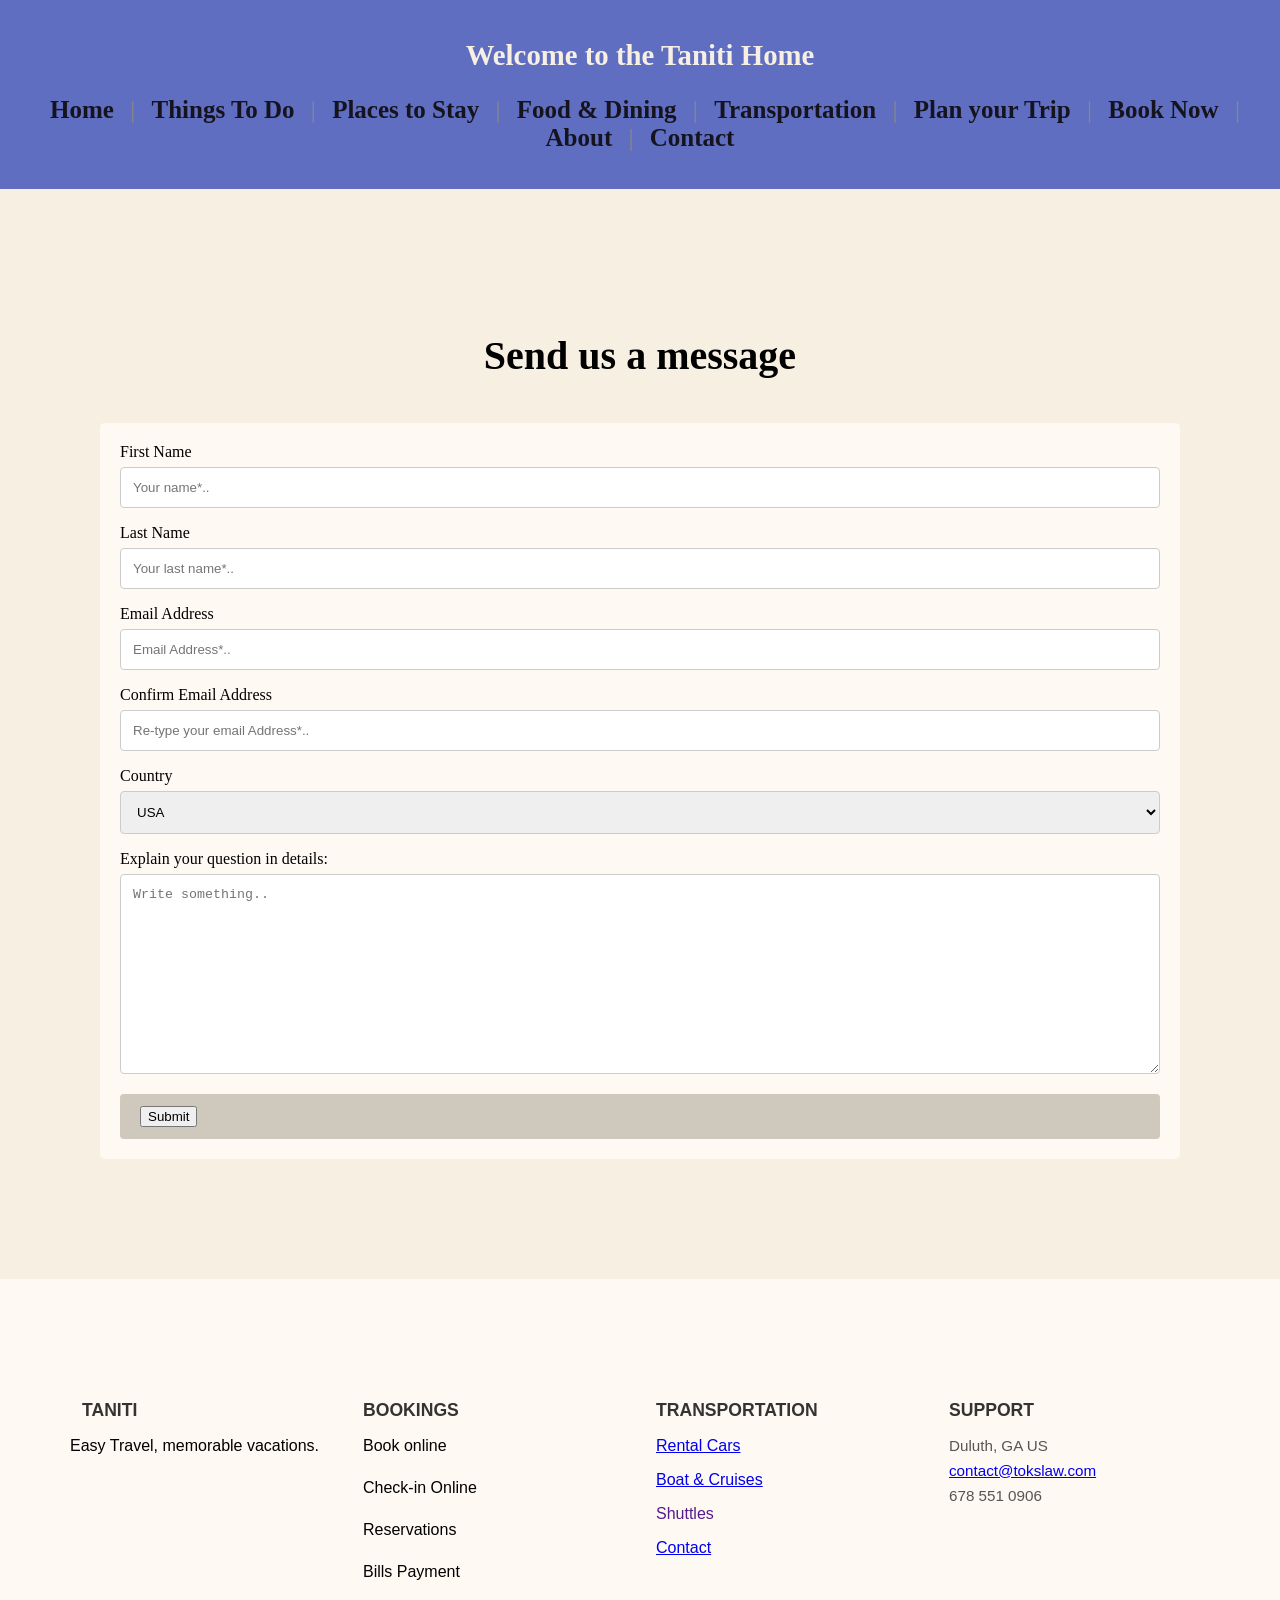
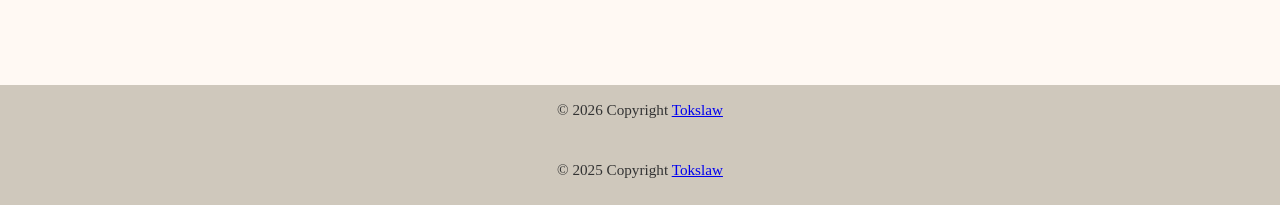
<file: contact.html>
<!DOCTYPE html>
<html lang="en">
<head>
    <meta charset="UTF-8">
    <meta name="viewport" content="width=device-width, initial-scale=1.0">
    <title>Contact</title>
    <link rel="stylesheet" href="./styles.css">
    <link rel="icon" href="https://fav.farm/✉%EF%B8%8F" />
</head>
<body>
        <header>
            <div class="header-nav">
                <h1>Welcome to the Taniti Home</h1>
                <nav>
                    <a href="./">Home</a>
                    <span class="separator">|</span>
                     <a href="./things_to_do.html" >Things To Do</a>
                    <span class="separator">|</span>
                    <a href="./place_to_stay.html">Places to Stay</a>
                     <span class="separator">|</span>
                    <a href="./food.html">Food & Dining</a>
                    <span class="separator">|</span>
                    <a href="./transportation.html">Transportation</a>
                    <span class="separator">|</span>                 
                    <a href="./plan_your_trip.html">Plan your Trip</a>
                    <span class="separator">|</span>
                    <a href="./bookings.html">Book Now</a>
                    <span class="separator">|</span>
                    <a href="./about.html">About</a>
                    <span class="separator">|</span>
                    <a href="./contact.html">Contact</a>   
                </nav>
            </div>
        </header>
        
        
        
        <section class="contact-page">
            <h1>Send us a message</h1> 
            <div class="contact-container">
                
    
                <form name="contactform">
                    <div class="contact-input">
                        <label for="fname">First Name</label>
                        <input type="text" id="fname" name="firstname" placeholder="Your name*..">
                    </div>
                        
                    <div class="contact-input">
                        <label for="lname">Last Name</label>
                        <input type="text" id="lname" name="lastname" placeholder="Your last name*..">
                    </div>
                        
                    <div class="contact-input">
                        <label for="email">Email Address</label>
                        <input type="text" id="email" name="email" placeholder="Email Address*..">
                        <label for="confirm-email">Confirm Email Address</label>
                        <input type="text" id="confirm-email" name="confirmEmail" placeholder="Re-type your email Address*..">
                    </div>
                    
                    <div class="contact-input">
                        <label for="country">Country</label>
                        <select id="country" name="country">
                            <option value="usa">USA</option>
                        </select>
                    </div>
                        
                    <div class="contact-input">
                        <label for="subject">Explain your question in details:</label>
                        <textarea id="subject" name="subject" placeholder="Write something.." style="height:200px"></textarea>
                    </div>
                        
                    <div class="button">
                        <button type="submit" value="Submit">Submit</button>
                    </div>

                    
                </form>

            </div>
        </section>

         <footer class="footer-layout">
           
            
            
           <footer class="footer-layout">
            <section class="footer-links">
                <div class="footer-container">

                    <div class="footer-row">

                        <div class="footer-col">

                            <h6 class="footer-title">
                                <i class="fas fa-gem icon-gap"></i>Taniti
                            </h6>
                            <p>
                                Easy Travel, memorable vacations.
                            </p>
                        </div>

                        <div class="footer-col">

                            <h6 class="footer-title">Bookings</h6>
                            <p>
                                <a href="#!" class="footer-link">Book online</a>
                            </p>
                            <p>
                                <a href="#!" class="footer-link">Check-in Online</a>
                            </p>
                            <p>
                                <a href="#!" class="footer-link">Reservations</a>
                            </p>
                            <p>
                                <a href="#!" class="footer-link">Bills Payment</a>
                            </p>
                        </div>

                        <div class="footer-col">

                            <h6 class="footer-title">Transportation</h6>
                            <p>
                                <a href="./transportation.html" target="_blank" class="text-reset">Rental Cars</a>
                            </p>
                            <p>
                                <a href="./about.html" class="text-reset">Boat & Cruises</a>
                            </p>
                            <div class="dropdown">
                                <p class="dropbtn">Shuttles</p>
                                <div class="dropdown-content">
                                    <a href="./transportation.html">Sandy Springs</a>
                                    <a href="./transportation.html">Alpharetta</a>
                                </div>
                            </div>
                            <p>
                                <a href="./contact.html" target="_blank" class="text-reset">Contact</a>
                            </p>
                        </div>

                        <div class="footer-contact">

                            <h6 class="footer-title">Support</h6>
                            <p><i class="fas fa-home"></i> Duluth, GA US</p>
                            <p><a href="mailto:tlawal8@wgu.edu"><i class="fas fa-envelope"></i> contact@tokslaw.com</a></p>
                            <p><i class="fas fa-phone"></i> 678 551 0906</p>
                        </div>

                    </div>

                </div>
            </section>
        
        <div class="footer-copyright">© 2026 Copyright
            <a href="http://tokslaw.net/">Tokslaw</a>
        </div>
        
        </footer>

            
            <div class="footer-copyright">© 2025 Copyright
                <a href="http://tokslaw.net/">Tokslaw</a>
            </div>

           
            
            </footer>

            



         <script src="./script.js"></script>

</body>
</html>
</file>
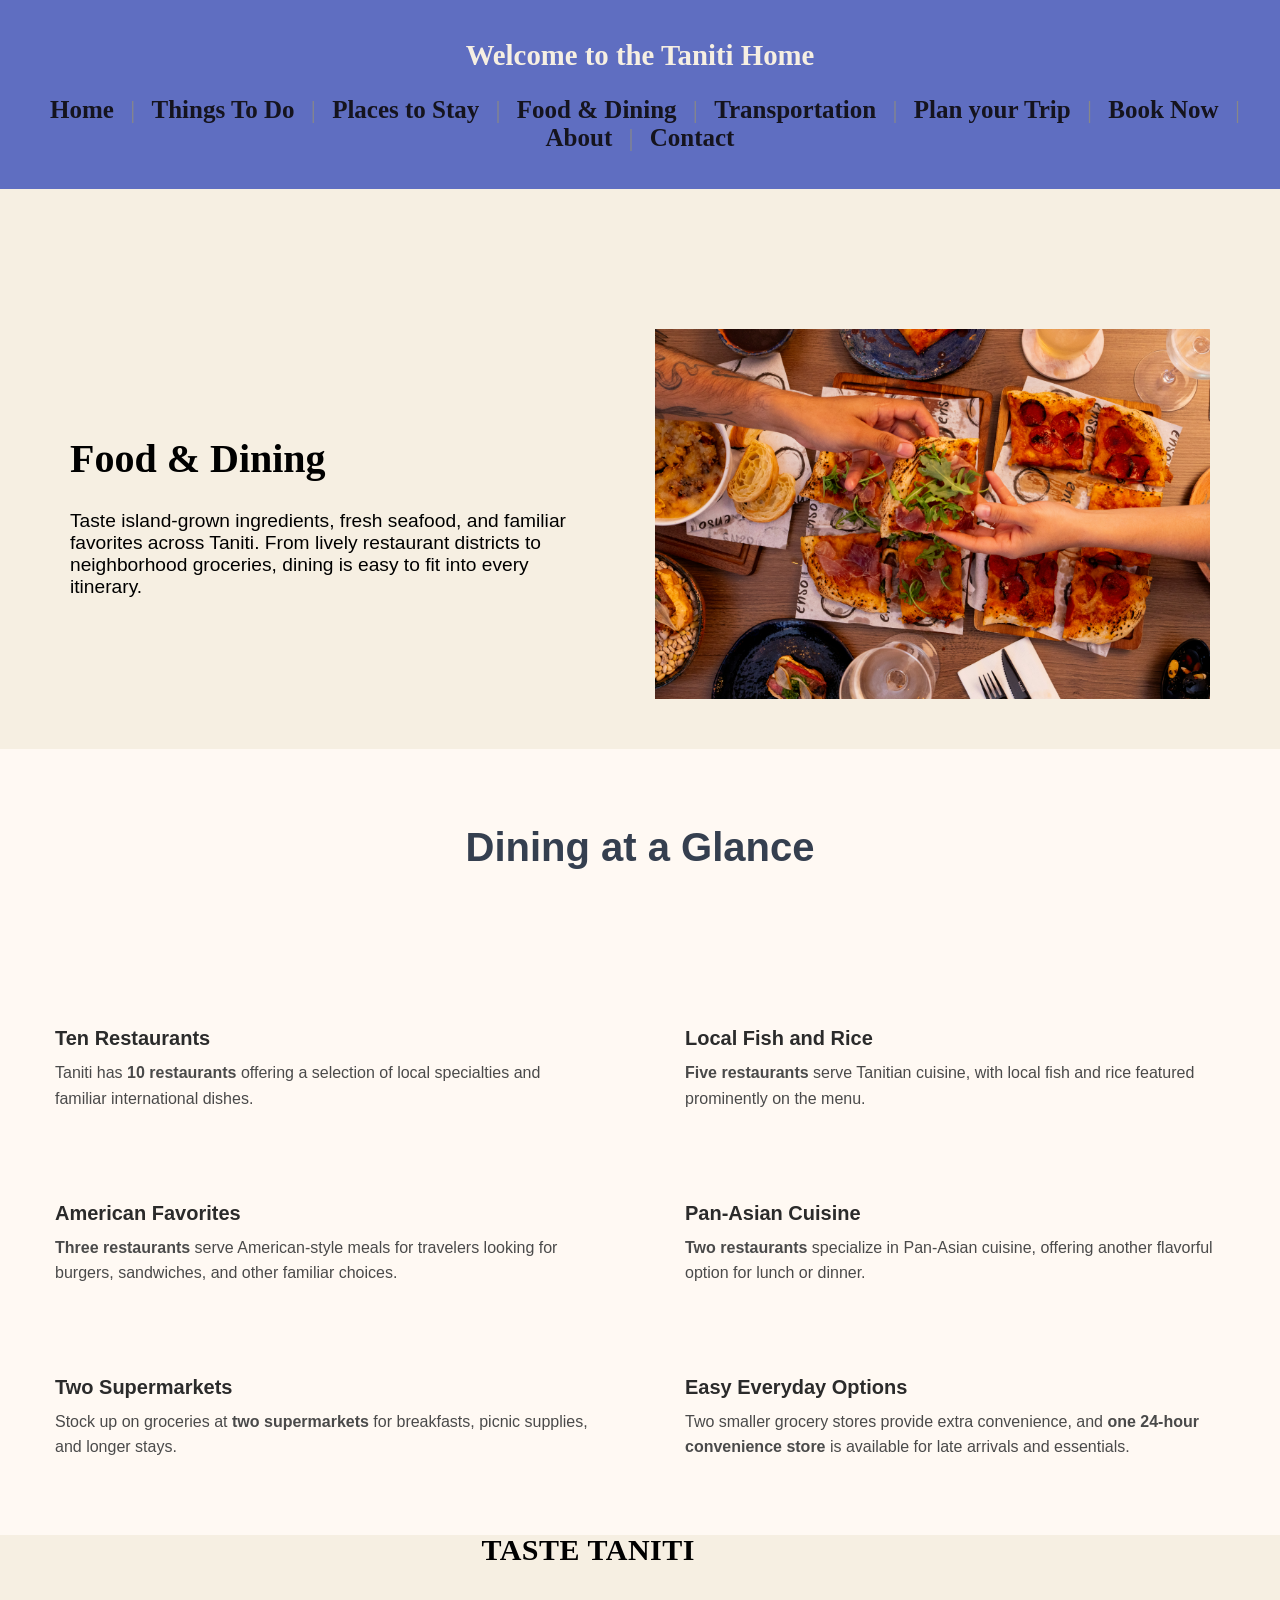
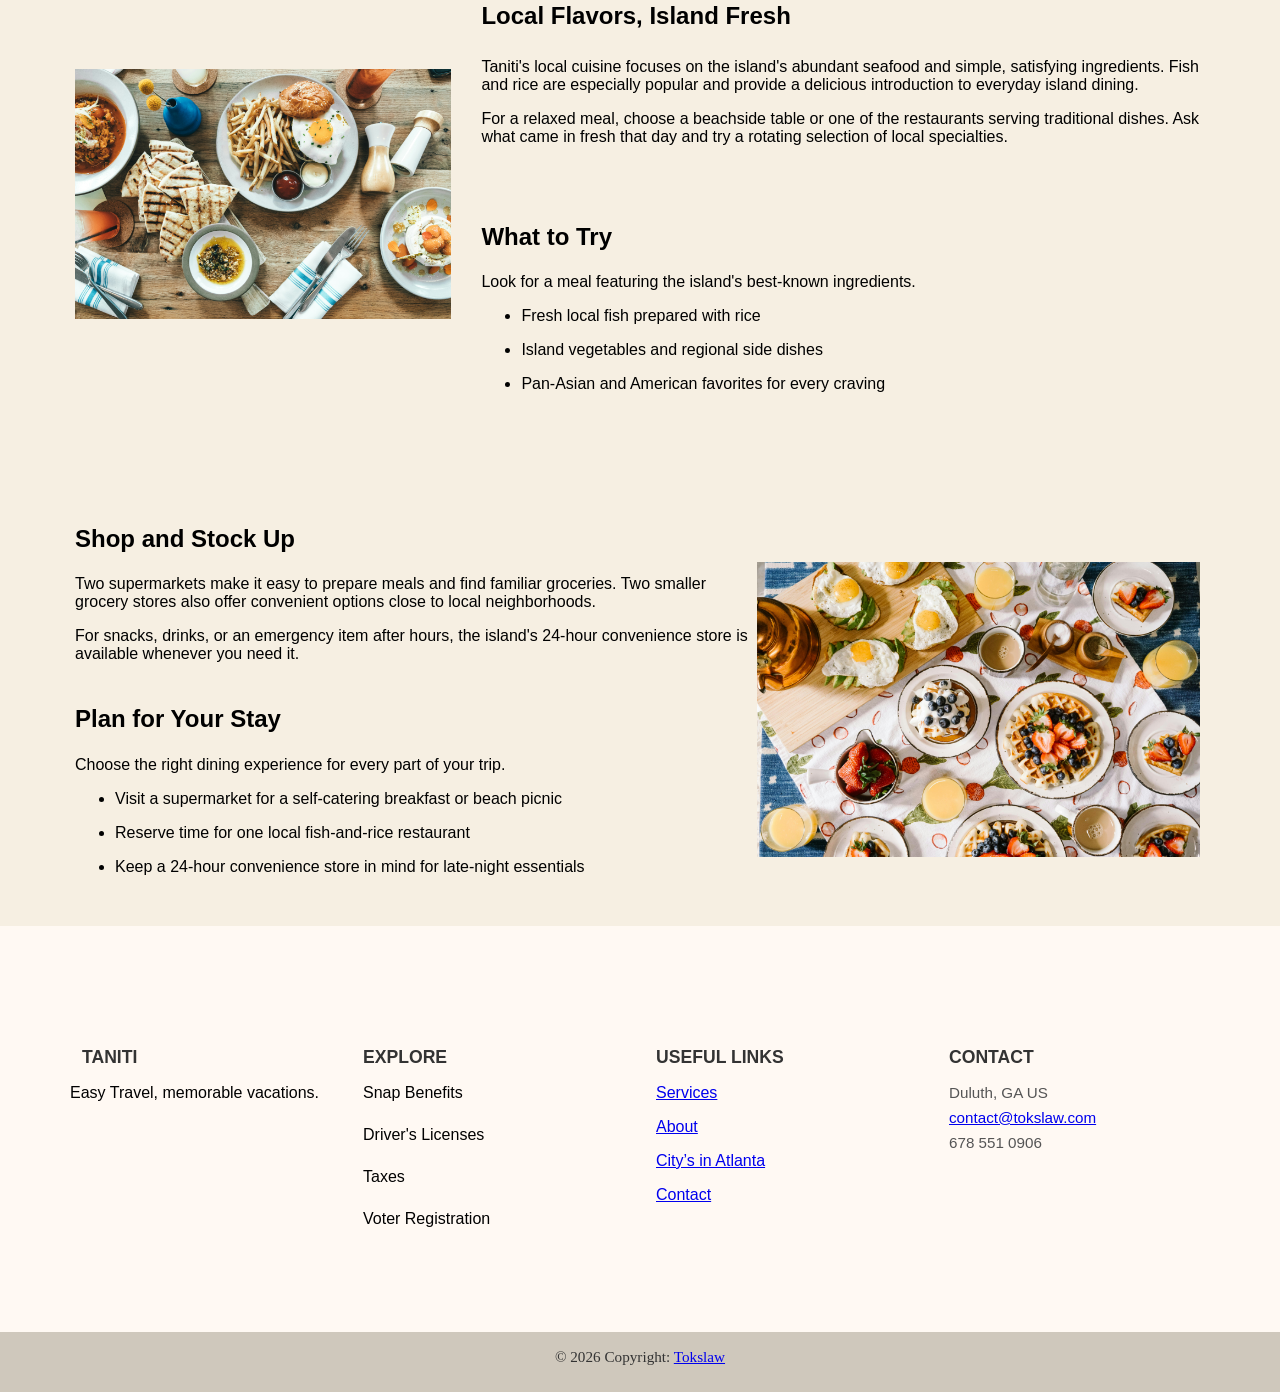
<file: food.html>
<!DOCTYPE html>
<html lang="en">
<head>
    <meta charset="UTF-8">
    <meta name="viewport" content="width=device-width, initial-scale=1.0">
    <title>Food & Dining</title>
    <link rel="stylesheet" href="styles.css">
    <link rel="icon" href="https://fav.farm/food" />
</head>
<body>
       <header>
            <div class="header-nav">
                <h1>Welcome to the Taniti Home</h1>
                <nav>
                    <a href="./">Home</a>
                    <span class="separator">|</span>
                     <a href="./things_to_do.html" >Things To Do</a>
                    <span class="separator">|</span>
                    <a href="./place_to_stay.html">Places to Stay</a>
                     <span class="separator">|</span>
                    <a href="./food.html">Food & Dining</a>
                    <span class="separator">|</span>
                    <a href="./transportation.html">Transportation</a>
                    <span class="separator">|</span>                 
                    <a href="./plan_your_trip.html">Plan your Trip</a>
                    <span class="separator">|</span>
                    <a href="./bookings.html">Book Now</a>
                    <span class="separator">|</span>
                    <a href="./about.html">About</a>
                    <span class="separator">|</span>
                    <a href="./contact.html">Contact</a>   
                </nav>
            </div>
        </header>



            <section id="about-main" class="bg--scroll hero-section">
                <div class="about-container">	
                    <div class="about-row about-center">
                    <div class="about-media">
                        <div class="about-main-txt">
                        <h2>Food & Dining</h2>	
                        <p class="p-lg">
                            Taste island-grown ingredients, fresh seafood, and familiar favorites across Taniti.
                            From lively restaurant districts to neighborhood groceries, dining is easy to fit into every itinerary.
                        </div>
                    </div>	

                    <div class="about-media">	
                        <div class="about-main-img">	
                        <img class="food-section-image" src="images/food&dining.jpg" alt="A table of colorful Taniti cuisine">
                        </div>
                    </div>	
                </div>    
            </div>	  

            </section>

            
  

            <section class="pt-100 services-section">
				<div class="container">
							<div class="about-title">
            					<h2>Dining at a Glance</h2>			
							</div>	
				</div>     
			</section>

            <section class="services-section">
            <div class="services-container">

                <div class="service-box">
                
                <div class="content">
                    <h3>Ten Restaurants</h3>
                    <p>Taniti has <strong>10 restaurants</strong> offering a selection of local specialties and familiar international dishes.</p>
                </div>
                </div>

                <div class="service-box">

                <div class="content">
                    <h3>Local Fish and Rice</h3>
                    <p><strong>Five restaurants</strong> serve Tanitian cuisine, with local fish and rice featured prominently on the menu.</p>
                </div>
                </div>

                <div class="service-box">

                <div class="content">
                    <h3>American Favorites</h3>
                    <p><strong>Three restaurants</strong> serve American-style meals for travelers looking for burgers, sandwiches, and other familiar choices.</p>
                </div>
                </div>

                <div class="service-box">

                <div class="content">
                    <h3>Pan-Asian Cuisine</h3>
                    <p><strong>Two restaurants</strong> specialize in Pan-Asian cuisine, offering another flavorful option for lunch or dinner.</p>
                </div>
                </div>

                <div class="service-box">

                <div class="content">
                    <h3>Two Supermarkets</h3>
                    <p>Stock up on groceries at <strong>two supermarkets</strong> for breakfasts, picnic supplies, and longer stays.</p>
                </div>
                </div>

                <div class="service-box">
                <div class="content">
                    <h3>Easy Everyday Options</h3>
                    <p>Two smaller grocery stores provide extra convenience, and <strong>one 24-hour convenience store</strong> is available for late arrivals and essentials.</p>
                </div>
                </div>

            </div>
            </section>
  
            <section id="about2" class="pt-100 ct-02 content-section">
				<div class="container">
					
					<div class="row d-flex align-items-center">

						<div class="col-md-6">
							<div class="img-block left-column wow fadeInRight">
								<img class="food-section-image" src="images/local_cuisine.jpg" alt="Traditional local food served in Taniti">
							</div>
						</div>
						<div class="col-md-6">
							<div class="txt-block right-column wow fadeInLeft">
						 		<span class="section-id">Taste Taniti</span>
								<h2 class="s-46 w-700">Local Flavors, Island Fresh</h2>
								<p>Taniti's local cuisine focuses on the island's abundant seafood and simple, satisfying ingredients. Fish and rice are especially popular and provide a delicious introduction to everyday island dining.</p>
                                    <p>For a relaxed meal, choose a beachside table or one of the restaurants serving traditional dishes. Ask what came in fresh that day and try a rotating selection of local specialties.</p></br>		
                                    <div class="txt-box mb-0">
									<h5 class="s-24 w-700">What to Try</h5>	
									<p>
                                        Look for a meal featuring the island's best-known ingredients. </p>
									<ul class="simple-list">

										<li class="list-item">
											<p>Fresh local fish prepared with rice</p>
										</li>

                                        <li class="list-item">
											<p>Island vegetables and regional side dishes</p>
										</li>
                                        <li class="list-item">
											<p>Pan-Asian and American favorites for every craving</p>
										</li>
									</ul>
                                    
                                   
								</div>	
							</div>
						</div>	
					</div>	
				</div>	  
			</section>

  

            <section class="py-100 ct-01 content-section">
				<div class="container">
					<div class="row d-flex align-items-center">
						<div class="col-md-6 order-last order-md-2">
							<div class="txt-block left-column wow fadeInRight">								
								<div class="txt-box">	
									<h5 class="s-24 w-700">Shop and Stock Up</h5>	
									<p>Two supermarkets make it easy to prepare meals and find familiar groceries. Two smaller grocery stores also offer convenient options close to local neighborhoods.</p>
									
                                    <p>For snacks, drinks, or an emergency item after hours, the island's 24-hour convenience store is available whenever you need it.</p>
								</div>	
								<div class="txt-box mb-0">
									<h5 class="s-24 w-700">Plan for Your Stay</h5>	
									<p>
                                        Choose the right dining experience for every part of your trip.
                                    </p>
									<ul class="simple-list">

										<li class="list-item">
											<p>Visit a supermarket for a self-catering breakfast or beach picnic</p>
										</li>

                                        <li class="list-item">
											<p>Reserve time for one local fish-and-rice restaurant</p>
										</li>
                                        <li class="list-item">
											<p>Keep a 24-hour convenience store in mind for late-night essentials</p>
										</li>
									</ul>
                                    
                                   
								</div>			
							</div>
						</div>	
						<div class="col-md-6 order-first order-md-2">
							<div class="img-block right-column wow fadeInLeft">
								<img class="food-section-image" src="images/food_meal.jpg" alt="Fresh meal prepared with local ingredients">
							</div>
						</div>
					</div>	
				</div>	   
			</section>

           

            <footer class="footer-layout">
           
            
            
             <section class="footer-links">
                <div class="footer-container">
            
                <div class="footer-row">
                
                    <div class="footer-col">
                
                    <h6 class="footer-title">
                        <i class="fas fa-gem icon-gap"></i>Taniti
                    </h6>
                     <p>
                                Easy Travel, memorable vacations.
                            </p>
                 
                    </div>
                    
                    <div class="footer-col">
                    
                    <h6 class="footer-title">Explore</h6>
                    <p>
                        <a href="#!" class="footer-link">Snap Benefits</a>
                    </p>
                    <p>
                        <a href="#!" class="footer-link">Driver's Licenses</a>
                    </p>
                    <p>
                        <a href="#!" class="footer-link">Taxes</a>
                    </p>
                    <p>
                        <a href="#!" class="footer-link">Voter Registration</a>
                    </p>
                    </div>
                
                    <div class="footer-col">
            
                    <h6 class="footer-title">Useful links</h6>
                    <p>
                        <a href="./services.html" class="text-reset">Services</a>
                    </p>
                    <p>
                        <a href="./about.html" class="text-reset">About</a>
                    </p>
                    <p>
                        <a href="./alpharetta.html" target="_blank" class="text-reset">City’s in Atlanta</a>
                    </p>
                    <p>
                        <a href="./contact.html" target="_blank" class="text-reset">Contact</a>
                    </p>
                    </div>
                
                    <div class="footer-contact">
                
                    <h6 class="footer-title">Contact</h6>
                    <p><i class="fas fa-home"></i> Duluth, GA US</p>
                    <p><a href="mailto:tlawal8@wgu.edu"><i class="fas fa-envelope"></i> contact@tokslaw.com</a></p>
                    <p><i class="fas fa-phone"></i> 678 551 0906</p>
                    </div>
                
                </div>
                
                </div>
            </section>
            
            <div class="footer-copyright">© 2026 Copyright:
                <a href="http://tokslaw.net/">Tokslaw</a>
            </div>
            
            </footer>

</body>
</html>
</file>
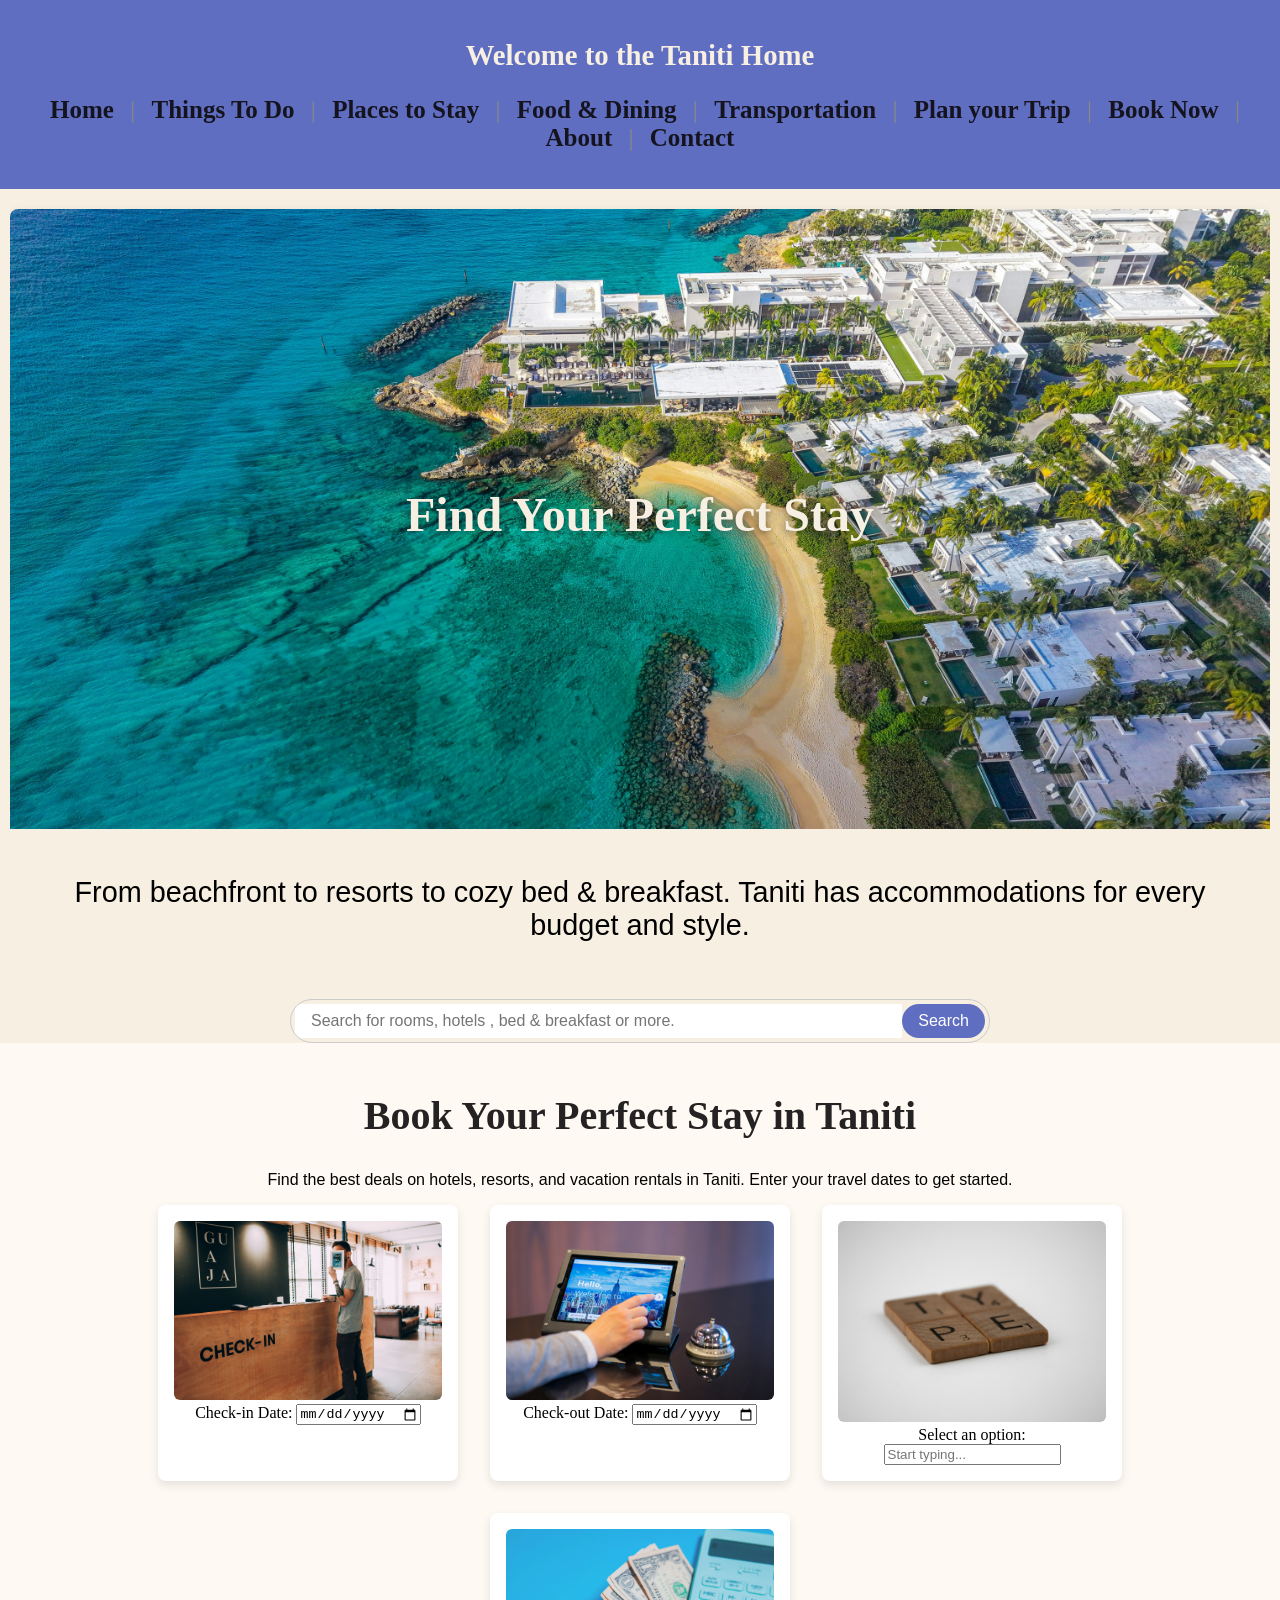
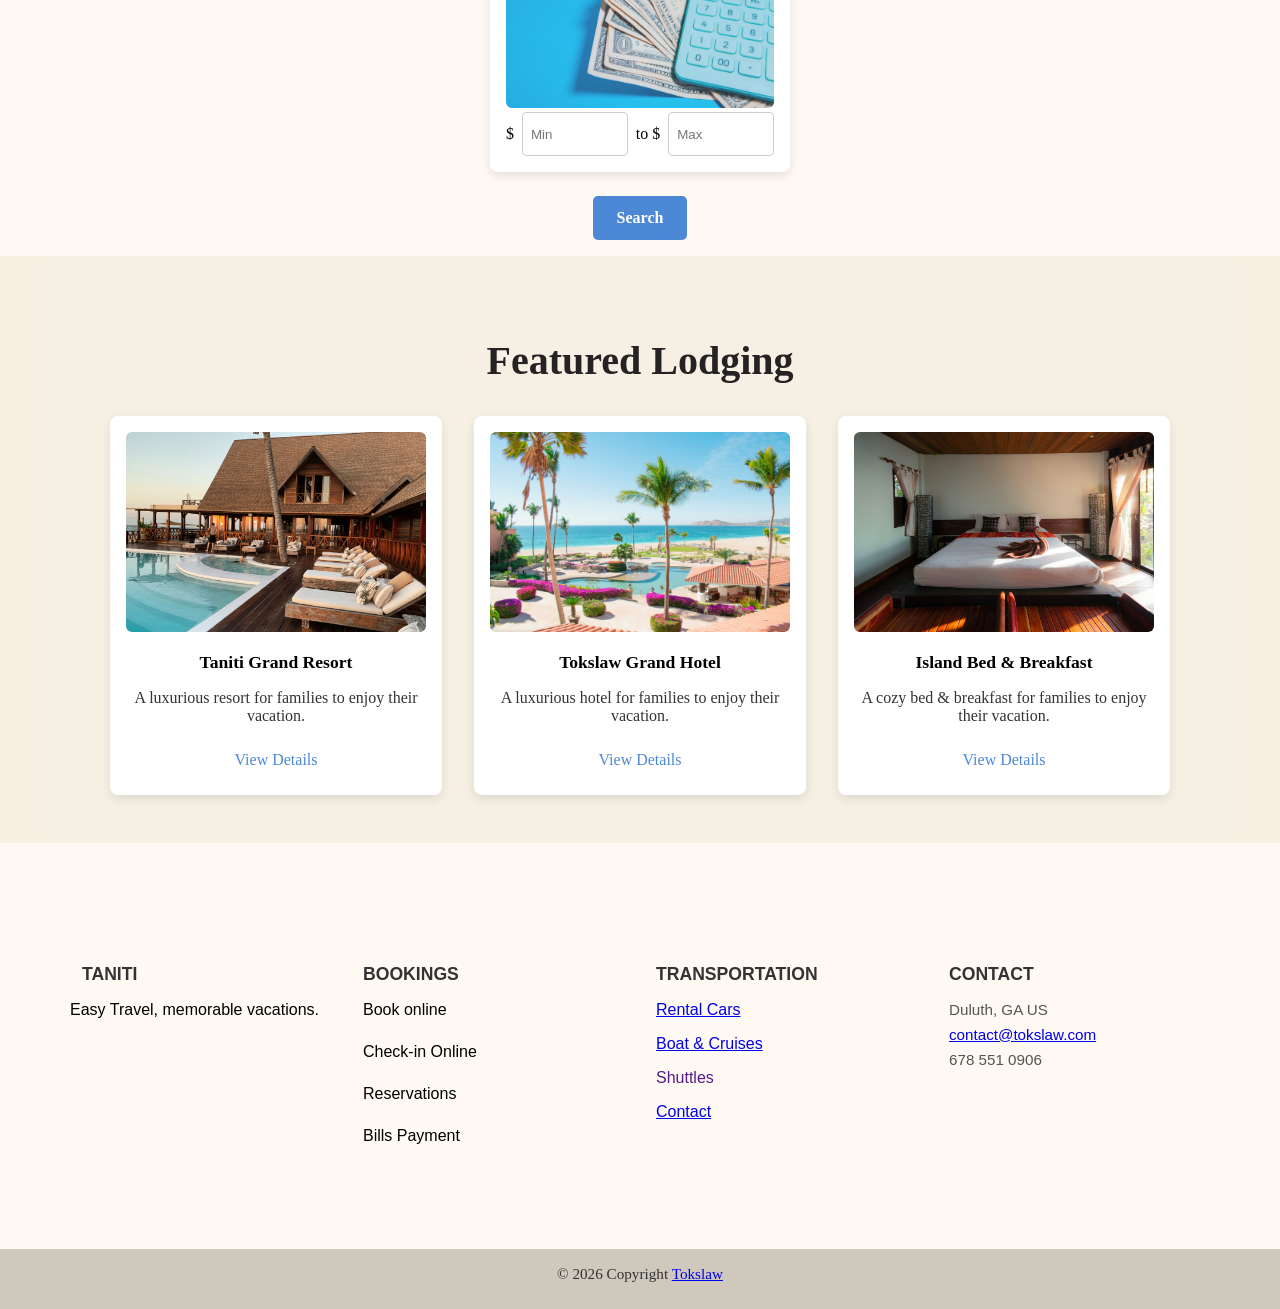
<file: place_to_stay.html>
<!DOCTYPE html>
<html lang="en">

<head>
    <meta charset="UTF-8">
    <meta name="viewport" content="width=device-width, initial-scale=1.0">
    <title>Taniti Website</title>
    <link rel="stylesheet" href="styles.css">
    <link rel="icon" href="https://fav.farm/Hotel" />
</head>

<body>
    <header>
        <div class="header-nav">
            <h1>Welcome to the Taniti Home</h1>
            <nav>
                <a href="./">Home</a>
                <span class="separator">|</span>
                <a href="./things_to_do.html">Things To Do</a>
                <span class="separator">|</span>
                <a href="./place_to_stay.html">Places to Stay</a>
                <span class="separator">|</span>
                <a href="./food.html">Food & Dining</a>
                <span class="separator">|</span>
                <a href="./transportation.html">Transportation</a>
                <span class="separator">|</span>
                <a href="./plan_your_trip.html">Plan your Trip</a>
                <span class="separator">|</span>
                <a href="./bookings.html">Book Now</a>
                <span class="separator">|</span>
                <a href="./about.html">About</a>
                <span class="separator">|</span>
                <a href="./contact.html">Contact</a>
            </nav>
        </div>
    </header>


    <div class="layout">
        <section class="intro">
            <div class="hero-slider">
                <div class="slide">
                    <img src="images/perfectstay.jpg" alt="Taniti" class="img">
                    <h1 class="hero-title">Find Your Perfect Stay</h1>
                </div>
            </div>

            <div class="text-section">
                <p class="content">
                    From beachfront to resorts to cozy bed & breakfast. Taniti has accommodations for every budget and
                    style.
                </p>
            </div>
        </section>

        <section class="search">
            <form class="search-form" role="search">
                <input type="search" name="q" placeholder="Search for rooms, hotels , bed & breakfast or more."
                    aria-label="Search">
                <button type="submit">Search</button>
            </form>
        </section>



        <!-- Checking for the perfect place to stay in Taniti -->
        <section class="taxes">
            <h2>Book Your Perfect Stay in Taniti </h2>
            <p>
                Find the best deals on hotels, resorts, and vacation rentals in Taniti. Enter your travel dates to get
                started.
            </p>

            <form class="stay-booking-form" action="./bookings.html" method="GET">
                <div class="tax-card">
                    <div class="card-body">
                        <img src="images/checkin.jpg" alt="checkin">
                        <label for="checkin">Check-in Date:</label>
                        <input type="date" id="checkin" name="checkin" required>
                    </div>

                    <div class="card-body">
                        <img src="images/checkout.jpg" alt="checkout">
                        <label for="checkout">Check-out Date:</label>
                        <input type="date" id="checkout" name="checkout" required>
                    </div>

                    <div class="card-body">
                        <img src="images/type.jpg" alt="reservation type">
                        <label for="type-input">Select an option:</label>
                        <input list="type-options" id="type-input" name="type" placeholder="Start typing..." />
                        <datalist id="type-options">
                            <option value="Resort">
                            <option value="Hotel">
                            <option value="Bed & Breakfast">
                            <option value="Vacation Rental">
                        </datalist>
                    </div>

                    <div class="card-body">
                        <img src="images/priceRange.jpg" alt="price range">
                        <div class="price-range">
                            <span>$</span>
                            <input type="number" name="min_price" placeholder="Min" min="0" step="1"
                                aria-label="Minimum price in dollars">
                            <span>to $</span>
                            <input type="number" name="max_price" placeholder="Max" min="0" step="1"
                                aria-label="Maximum price in dollars">
                        </div>
                    </div>
                </div>
                <button type="submit" class="btn btn-primary stay-search-button">Search</button>
            </form>


        </section>


        <section class="services">
            <h2>Featured Lodging</h2>
            <div class="service-card">
                <div class="card-body">
                    <img src="images/grandResort.jpg" alt="Grand Resort">
                    <div class="card-title">Taniti Grand Resort</div>
                    <div class="card-text">
                        A luxurious resort for families to enjoy their vacation.
                    </div>
                    <a href="./bookings.html" class="btn btn-primary">View Details</a>
                </div>

                <div class="card-body">
                    <img src="images/ToksResort.jpg" alt="Tokslaw Resort">
                    <div class="card-title">Tokslaw Grand Hotel</div>
                    <div class="card-text">
                        A luxurious hotel for families to enjoy their vacation.
                    </div>
                    <a href="./bookings.html" class="btn btn-primary">View Details</a>
                </div>
                <div class="card-body">
                    <img src="images/bed&breakfast.jpg" alt="bed & breakfast">
                    <div class="card-title">Island Bed & Breakfast</div>
                    <div class="card-text">
                        A cozy bed & breakfast for families to enjoy their vacation.
                    </div>
                    <a href="./bookings.html" class="btn btn-primary">View Details</a>
                </div>
            </div>
        </section>

    </div>

    <footer class="footer-layout">
        <section class="footer-links">
            <div class="footer-container">

                <div class="footer-row">

                    <div class="footer-col">

                        <h6 class="footer-title">
                            <i class="fas fa-gem icon-gap"></i>Taniti
                        </h6>
                        <p>
                            Easy Travel, memorable vacations.
                        </p>
                    </div>

                    <div class="footer-col">

                        <h6 class="footer-title">Bookings</h6>
                        <p>
                            <a href="#!" class="footer-link">Book online</a>
                        </p>
                        <p>
                            <a href="#!" class="footer-link">Check-in Online</a>
                        </p>
                        <p>
                            <a href="#!" class="footer-link">Reservations</a>
                        </p>
                        <p>
                            <a href="#!" class="footer-link">Bills Payment</a>
                        </p>

                    </div>

                    <div class="footer-col">

                        <h6 class="footer-title">Transportation</h6>
                        <p>
                            <a href="./services.html" target="_blank" class="text-reset">Rental Cars</a>
                        </p>
                        <p>
                            <a href="./about.html" class="text-reset">Boat & Cruises</a>
                        </p>
                        <div class="dropdown">
                            <p class="dropbtn">Shuttles</p>
                            <div class="dropdown-content">
                                <a href="#">Buses</a>
                                <a href="#">Airports</a>
                            </div>
                        </div>
                        <p>
                            <a href="./contact.html" target="_blank" class="text-reset">Contact</a>
                        </p>
                    </div>

                    <div class="footer-contact">

                        <h6 class="footer-title">Contact</h6>
                        <p><i class="fas fa-home"></i> Duluth, GA US</p>
                        <p><a href="mailto:tlawal8@wgu.edu"><i class="fas fa-envelope"></i> contact@tokslaw.com</a></p>
                        <p><i class="fas fa-phone"></i> 678 551 0906</p>
                    </div>

                </div>

            </div>
        </section>

        <div class="footer-copyright">© 2026 Copyright
            <a href="http://tokslaw.net/">Tokslaw</a>
        </div>

    </footer>

    <script src="./script.js"></script>
</body>

</html>
</file>
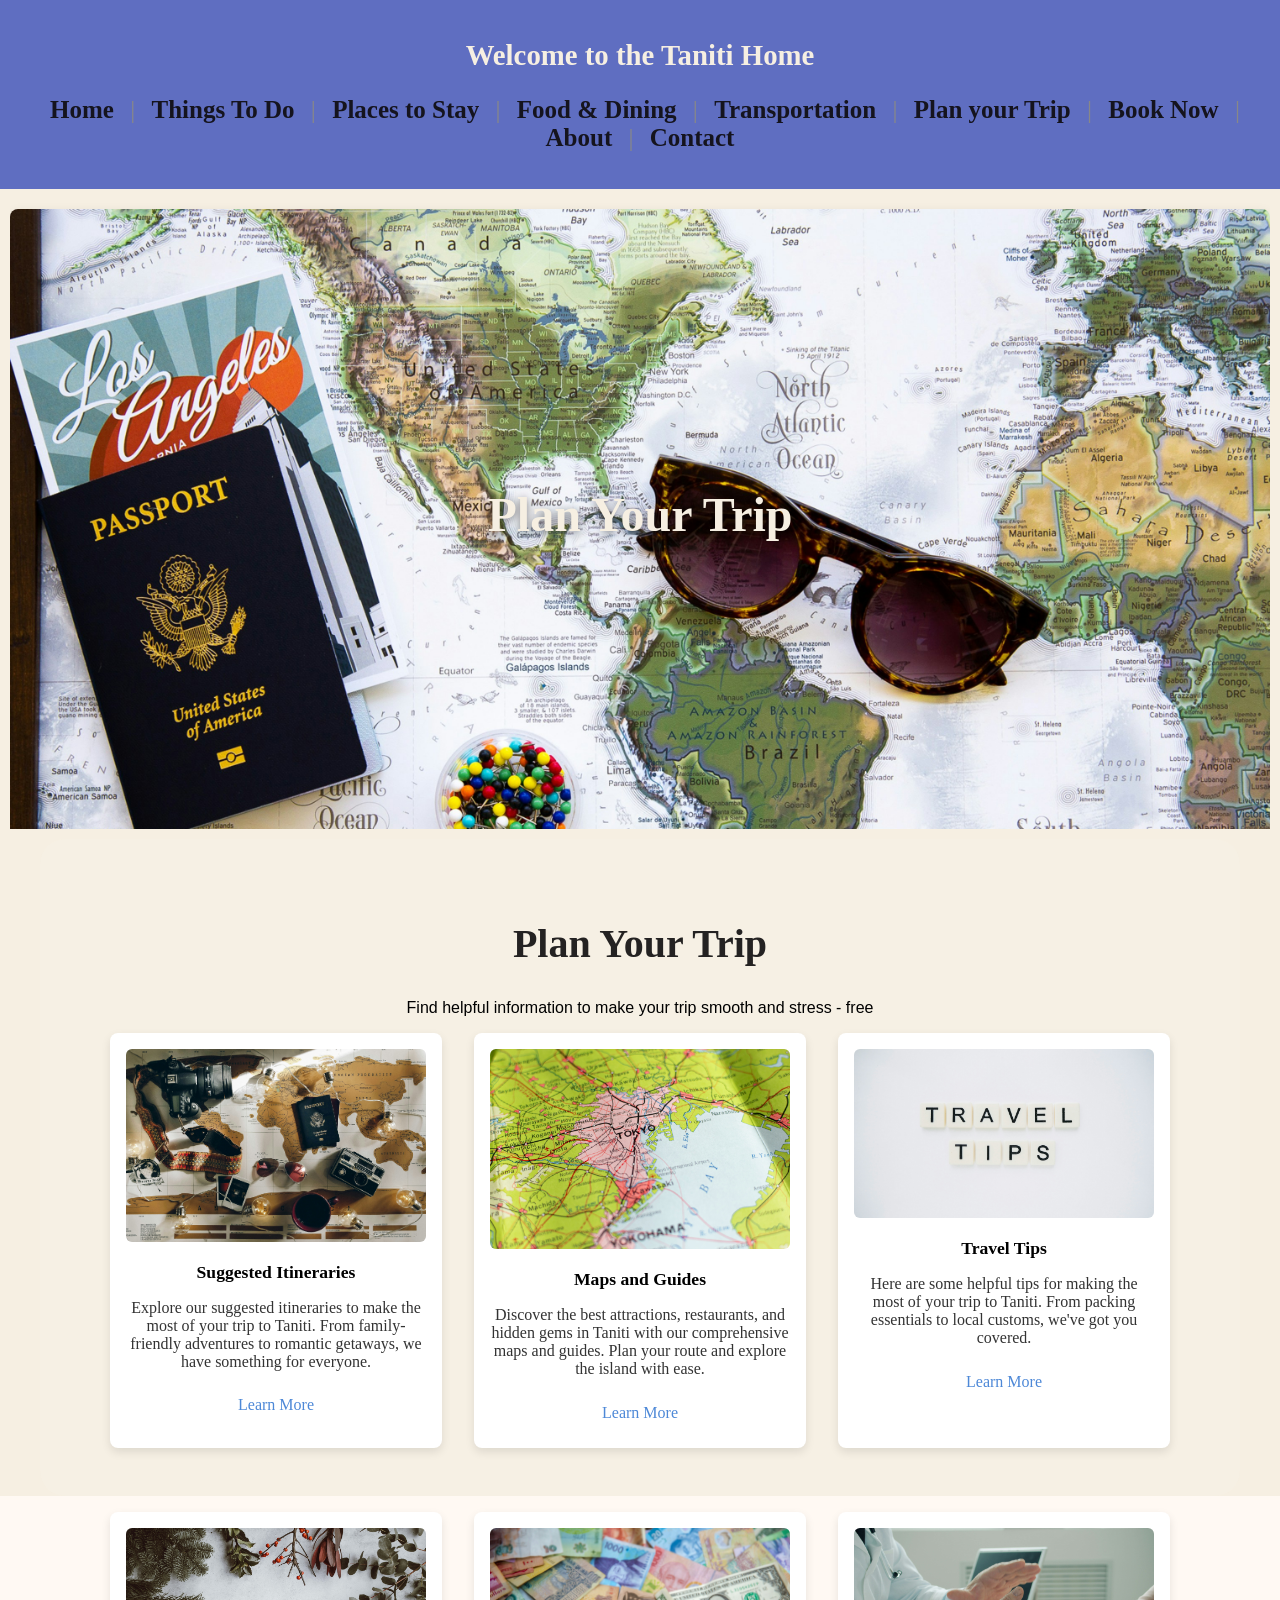
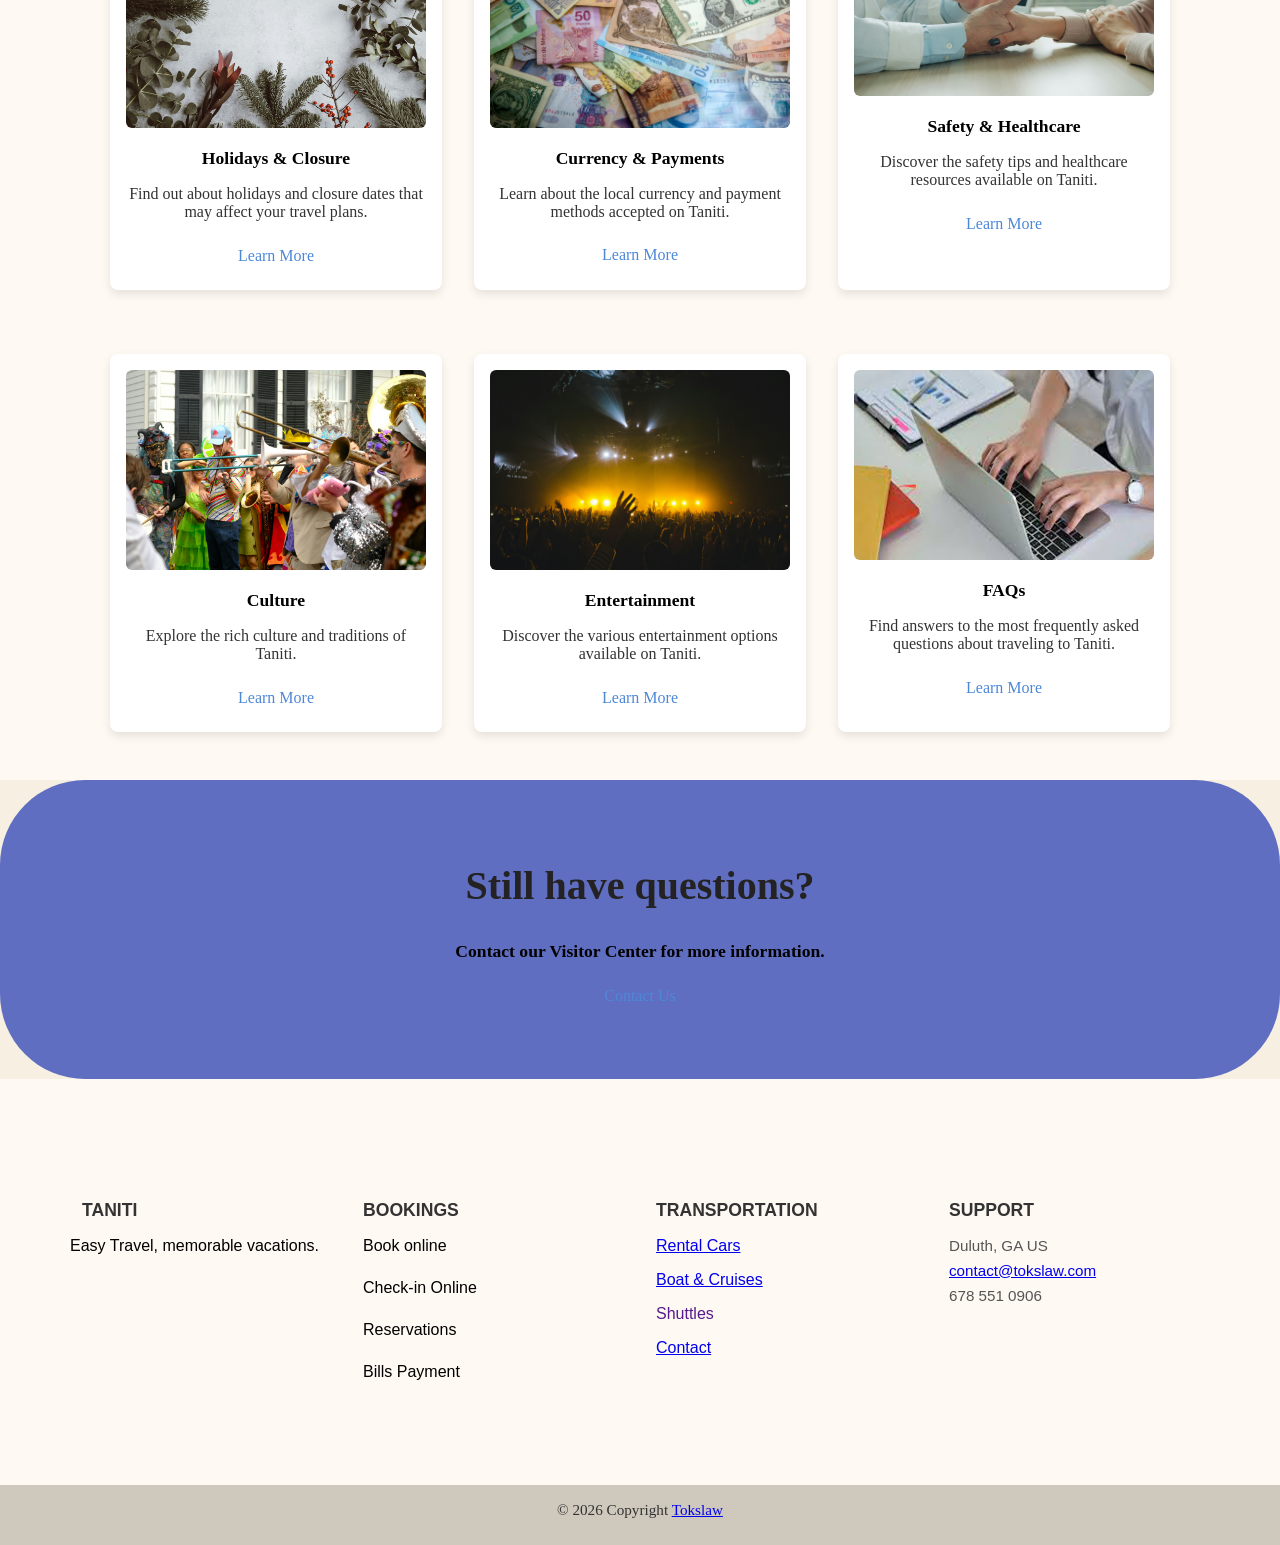
<file: plan_your_trip.html>
<!DOCTYPE html>
<html lang="en">
<head>
    <meta charset="UTF-8">
    <meta name="viewport" content="width=device-width, initial-scale=1.0">
    <title>Taniti Website</title>
    <link rel="stylesheet" href="./styles.css">
    <link rel="icon" href="https://fav.farm/Hotel" />
</head>
<body>
       <header>
            <div class="header-nav">
                <h1>Welcome to the Taniti Home</h1>
                <nav>
                    <a href="./">Home</a>
                    <span class="separator">|</span>
                     <a href="./things_to_do.html" >Things To Do</a>
                    <span class="separator">|</span>
                    <a href="./place_to_stay.html">Places to Stay</a>
                     <span class="separator">|</span>
                    <a href="./food.html">Food & Dining</a>
                    <span class="separator">|</span>
                    <a href="./transportation.html">Transportation</a>
                    <span class="separator">|</span>                 
                    <a href="./plan_your_trip.html">Plan your Trip</a>
                    <span class="separator">|</span>
                    <a href="./bookings.html">Book Now</a>
                    <span class="separator">|</span>
                    <a href="./about.html">About</a>
                    <span class="separator">|</span>
                    <a href="./contact.html">Contact</a>   
                </nav>
            </div>
        </header>
     
   
    <div class="layout">
        <section class="intro">
            <div class="hero-slider">
                <div class="slide">
                    <img src="images/planyourtrip.jpg" alt="Taniti" class="img">
                    <h1 class="hero-title">Plan Your Trip</h1>
                </div>
            </div>
        </section>

        
        <section class="services"> 
            <h2>Plan Your Trip</h2>
            <p>
                Find helpful information to make your trip smooth and stress - free
            </p>
            <div class="service-card">
                <div class="card-body">
                    <img src="images/itineraries.jpg" alt="itineraries">
                    <div class="card-title">Suggested Itineraries</div>
                    <div class="card-text">
                        Explore our suggested itineraries to make the most of your trip to Taniti. From family-friendly adventures to romantic getaways, we have something for everyone.
                    </div>
                    <a href="#" class="btn btn-primary">Learn More</a>
                </div>
            
            <div class="card-body">
                <img src="images/locationMap.jpg" alt="location maps">
                    <div class="card-title">Maps and Guides</div>
                    <div class="card-text">
                        Discover the best attractions, restaurants, and hidden gems in Taniti with our comprehensive maps and guides. Plan your route and explore the island with ease.
                    </div>
                    <a href="#" class="btn btn-primary">Learn More</a>
            </div>
            <div class="card-body">
                <img src="images/travelTips.jpg" alt="Travel Tips">
                <div class="card-title">Travel Tips</div>
                    <div class="card-text">
                        Here are some helpful tips for making the most of your trip to Taniti. From packing essentials to local customs, we've got you covered.
                    </div>
                    <a href="#" class="btn btn-primary">Learn More</a>
            </div>
            </div>
        </section>


        <section class="taxes">
            <div class="tax-card">
                <div class="card-body">
                    <img src="images/holidays.jpg" alt="holidays">
                    <div class="card-title">Holidays & Closure</div>
                    <div class="card-text">
                        Find out about holidays and closure dates that may affect your travel plans.
                    </div>
                    <a href="#" class="btn btn-primary">Learn More</a>
                </div>

                <div class="card-body">
                    <img src="images/currency.jpg" alt="currency">
                    <div class="card-title">Currency & Payments</div>
                    <div class="card-text">
                        Learn about the local currency and payment methods accepted on Taniti.
                    </div>
                    <a href="#" class="btn btn-primary">Learn More</a>
                </div>
                <div class="card-body">
                    <img src="images/healthcare.jpg" alt="healthcare">
                    <div class="card-title">Safety & Healthcare</div>
                    <div class="card-text">
                        Discover the safety tips and healthcare resources available on Taniti.
                    </div>
                    <a href="#" class="btn btn-primary">Learn More</a>
                </div>
            </div>
        </section>

        <section class="business">
              <div class="business-card">
                <div class="card-body">
                    <img src="images/culture_history.jpg" alt="culture and history">
                    <div class="card-title">Culture</div>
                    <div class="card-text">
                        Explore the rich culture and traditions of Taniti.
                    </div>
                    <a href="#" class="btn btn-primary">Learn More</a>
                </div>
                <div class="card-body">
                <img class="card-img-top" src="images/entertainment.jpg" alt="Live Entertainment">
                    <div class="card-title">Entertainment</div>
                    <div class="card-text">
                        Discover the various entertainment options available on Taniti.
                    </div>
                    <a href="#" class="btn btn-primary">Learn More</a>
                </div>
            
                <div class="card-body">
                    <img src="images/renew.png" alt="RenewLLC">
                    <div class="card-title">FAQs</div>
                    <div class="card-text">
                        Find answers to the most frequently asked questions about traveling to Taniti.
                    </div>
                    <a href="#" class="btn btn-primary">Learn More</a>
                </div>
                </div>
        </section>



         <section class="questions">
            <h2>Still have questions?</h2>
            <div class="card-title">Contact our Visitor Center for more information.</div>
            <div class="card-text">
                    <a href="#" class="btn btn-danger">Contact Us</a>
            </div>
        </section>

         
    </div>

     <footer class="footer-layout">
            <section class="footer-links">
                <div class="footer-container">

                    <div class="footer-row">

                        <div class="footer-col">

                            <h6 class="footer-title">
                                <i class="fas fa-gem icon-gap"></i>Taniti
                            </h6>
                            <p>
                                Easy Travel, memorable vacations.
                            </p>
                        </div>

                        <div class="footer-col">

                            <h6 class="footer-title">Bookings</h6>
                            <p>
                                <a href="#!" class="footer-link">Book online</a>
                            </p>
                            <p>
                                <a href="#!" class="footer-link">Check-in Online</a>
                            </p>
                            <p>
                                <a href="#!" class="footer-link">Reservations</a>
                            </p>
                            <p>
                                <a href="#!" class="footer-link">Bills Payment</a>
                            </p>
                        </div>

                        <div class="footer-col">

                            <h6 class="footer-title">Transportation</h6>
                            <p>
                                <a href="./transportation.html" target="_blank" class="text-reset">Rental Cars</a>
                            </p>
                            <p>
                                <a href="./about.html" class="text-reset">Boat & Cruises</a>
                            </p>
                            <div class="dropdown">
                                <p class="dropbtn">Shuttles</p>
                                <div class="dropdown-content">
                                    <a href="./transportation.html">Sandy Springs</a>
                                    <a href="./transportation.html">Alpharetta</a>
                                </div>
                            </div>
                            <p>
                                <a href="./contact.html" target="_blank" class="text-reset">Contact</a>
                            </p>
                        </div>

                        <div class="footer-contact">

                            <h6 class="footer-title">Support</h6>
                            <p><i class="fas fa-home"></i> Duluth, GA US</p>
                            <p><a href="mailto:tlawal8@wgu.edu"><i class="fas fa-envelope"></i> contact@tokslaw.com</a></p>
                            <p><i class="fas fa-phone"></i> 678 551 0906</p>
                        </div>

                    </div>

                </div>
            </section>
        
        <div class="footer-copyright">© 2026 Copyright
            <a href="http://tokslaw.net/">Tokslaw</a>
        </div>
        
        </footer>


    <script src="./script.js"></script>
</body>
</html>
</file>
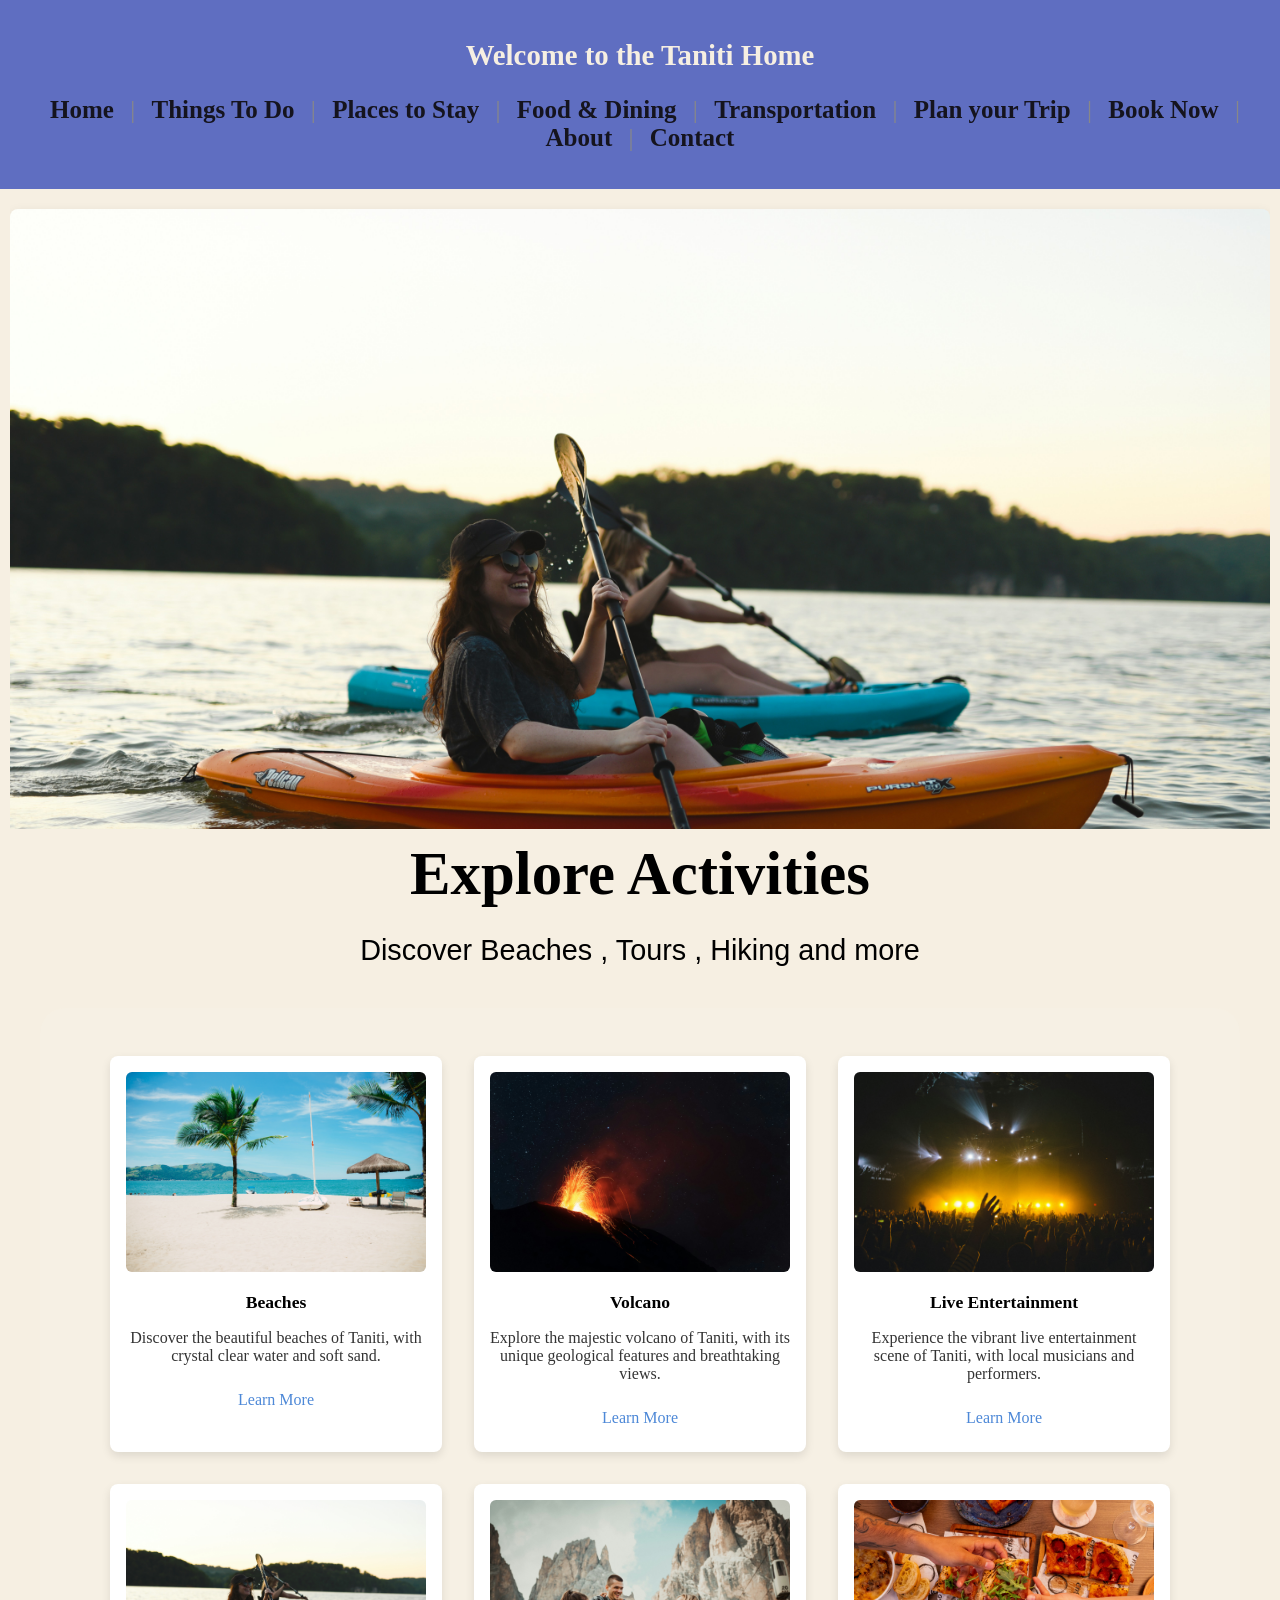
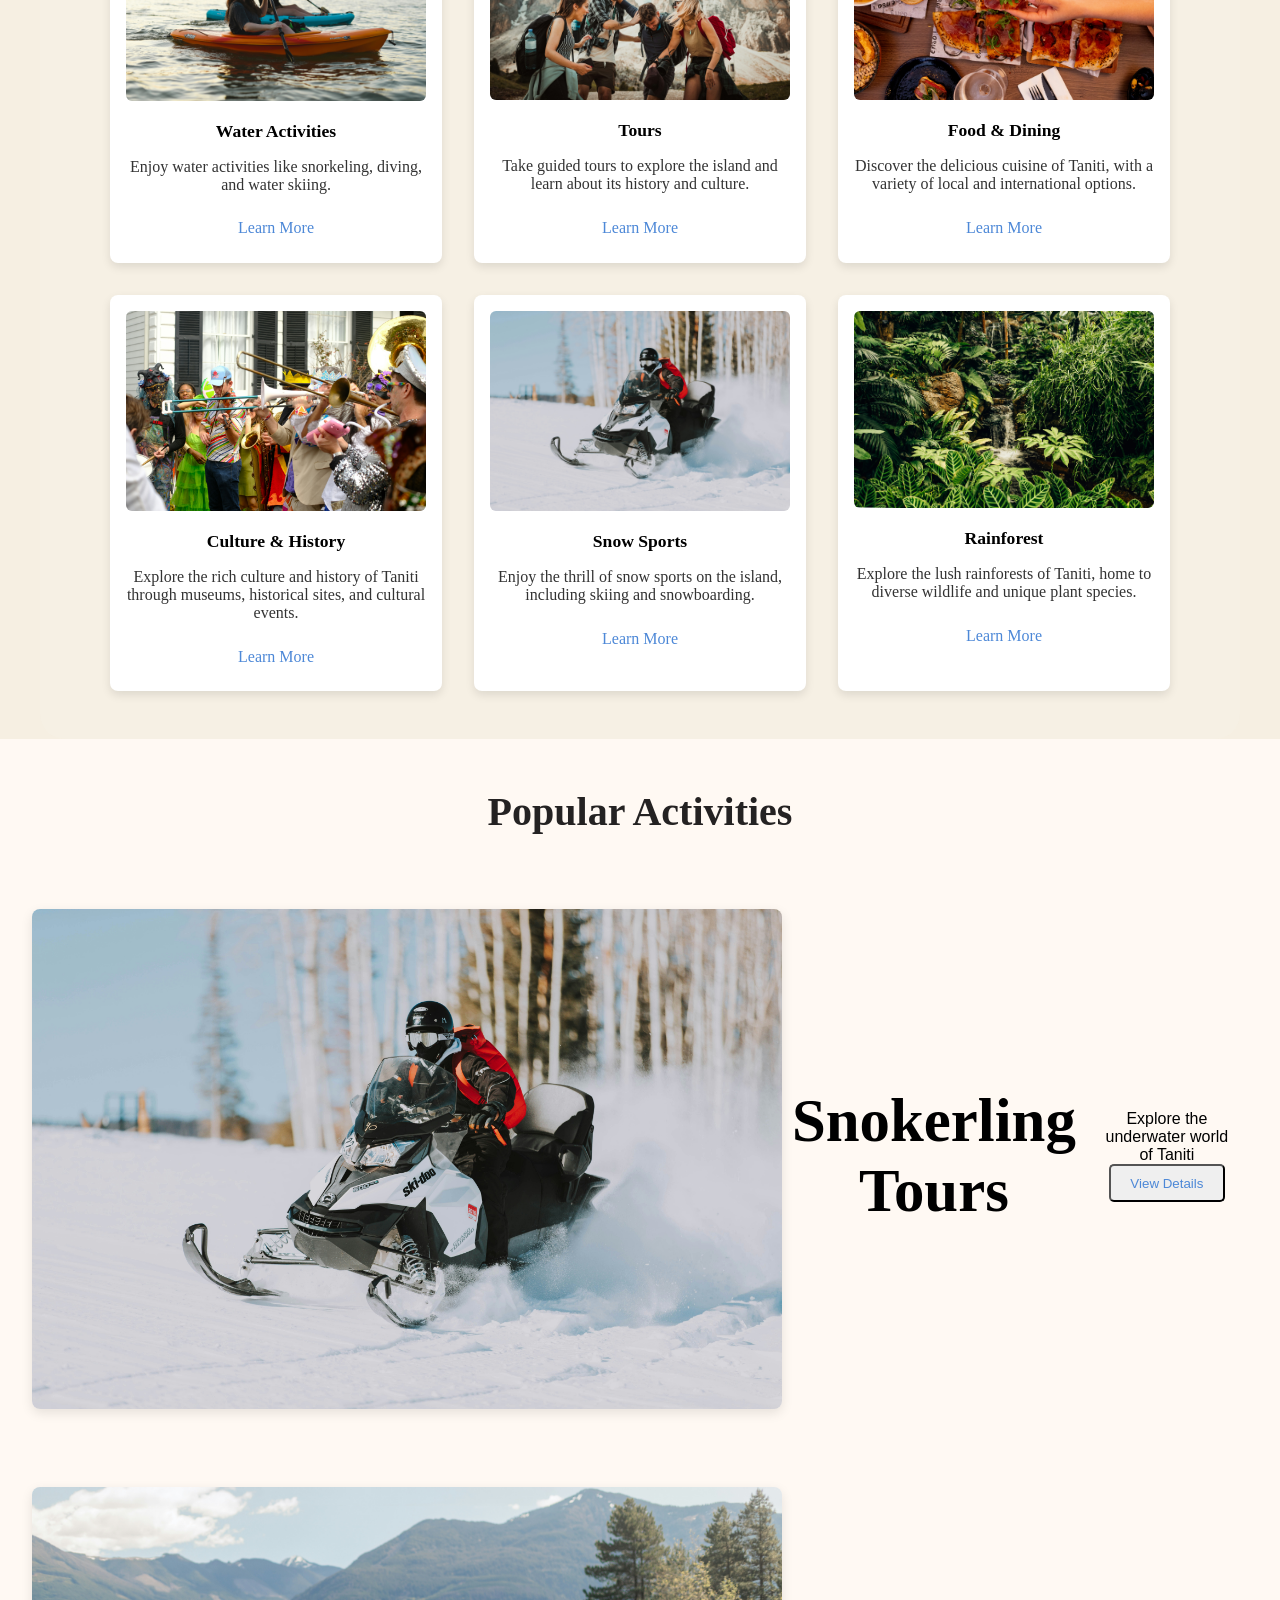
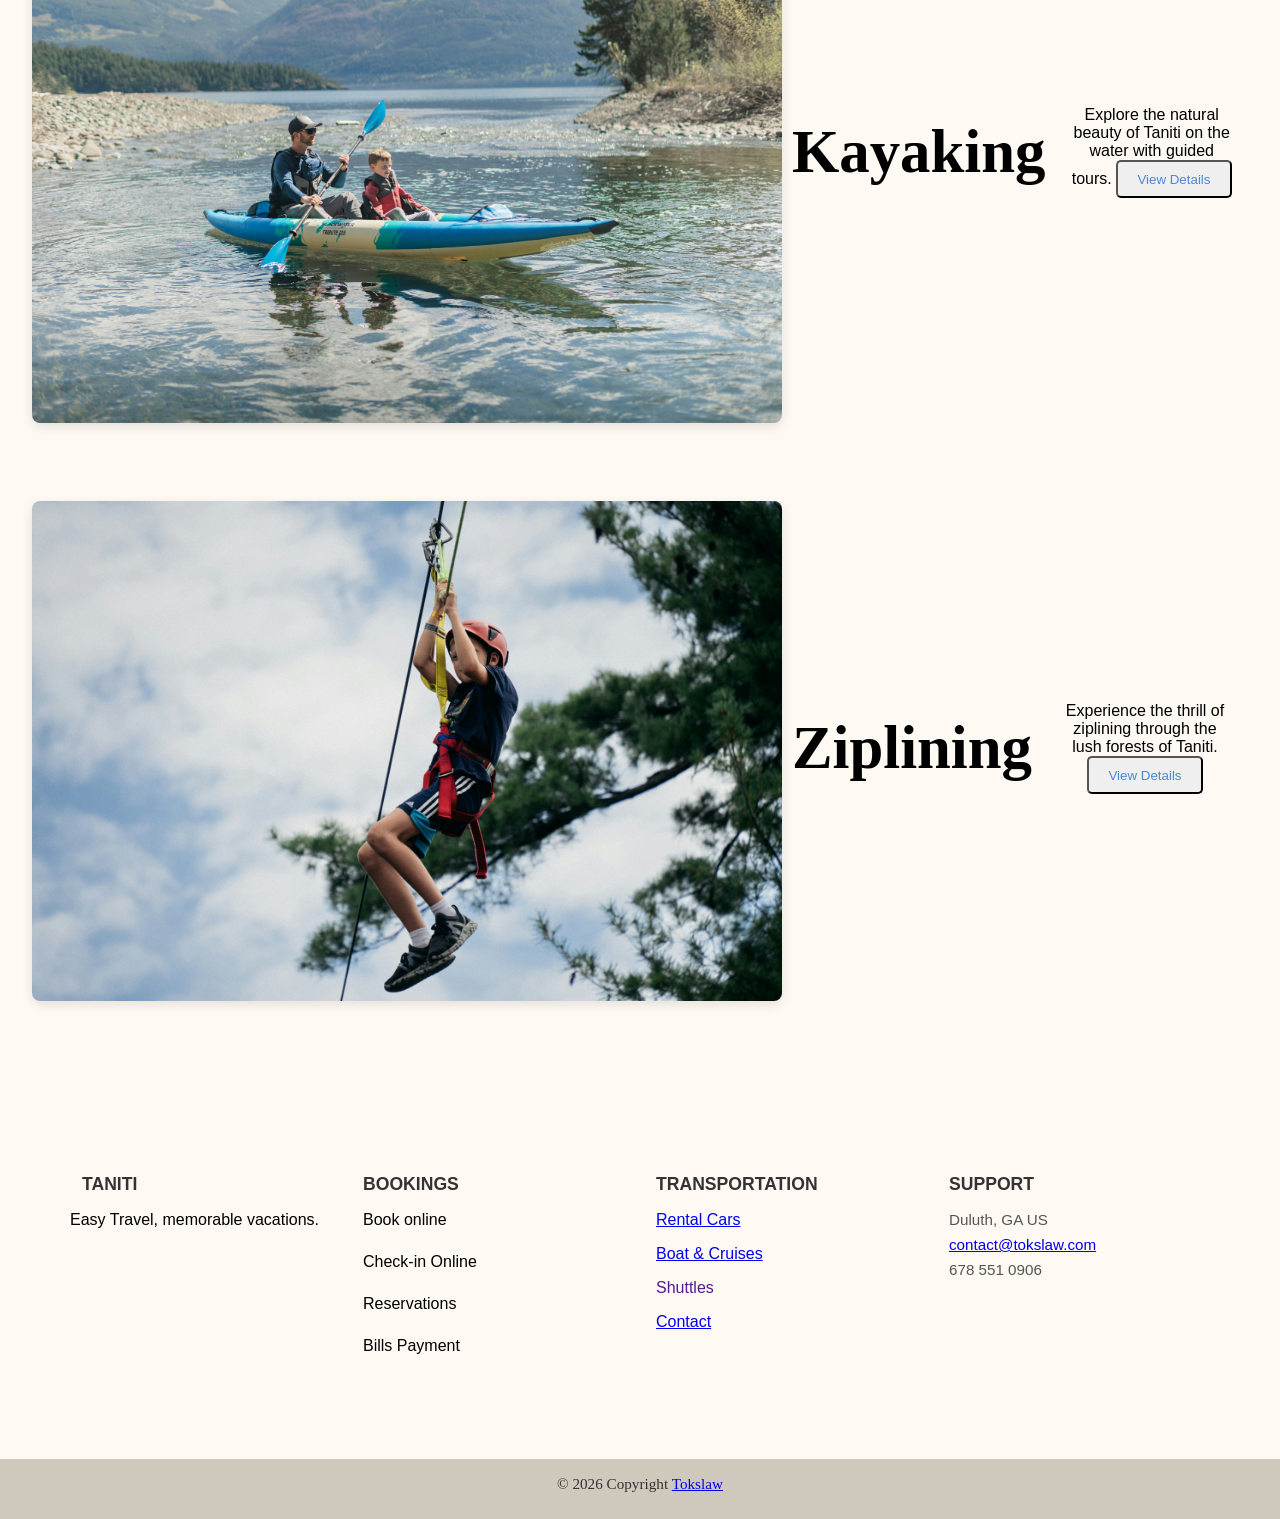
<file: things_to_do.html>
<!DOCTYPE html>
<html lang="en">
<head>
    <meta charset="UTF-8">
    <meta name="viewport" content="width=device-width, initial-scale=1.0">
    <title>GA State Office</title>
    <link rel="stylesheet" href="styles.css">
    <link rel="icon" href="https://fav.farm/Hotel" />
</head>
<body>
         <header>
            <div class="header-nav">
                <h1>Welcome to the Taniti Home</h1>
                <nav>
                    <a href="./">Home</a>
                    <span class="separator">|</span>
                     <a href="./things_to_do.html" >Things To Do</a>
                    <span class="separator">|</span>
                    <a href="./place_to_stay.html">Places to Stay</a>
                     <span class="separator">|</span>
                    <a href="./food.html">Food & Dining</a>
                    <span class="separator">|</span>
                    <a href="./transportation.html">Transportation</a>
                    <span class="separator">|</span>                 
                    <a href="./plan_your_trip.html">Plan your Trip</a>
                    <span class="separator">|</span>
                    <a href="./bookings.html">Book Now</a>
                    <span class="separator">|</span>
                    <a href="./about.html">About</a>
                    <span class="separator">|</span>
                    <a href="./contact.html">Contact</a>   
                </nav>
            </div>
        </header>
   
   
    <div class="layout">
       
         <section class="intro">  
            <div class="hero-slider">
                <div class="slide">
                    <img src="images/kayakings.jpg" alt="Taniti" class="img">
                </div>    
            </div>
            <h2 class="title">Explore Activities</h2>
                <p>
                    Discover Beaches , Tours , Hiking and more 
                </p> 
         </section>
        
        <section class="services"> 
            <div class="service-card">
                <div class="card-body">
                    <img src="images/beaches.jpg" alt="Snap Benefits">
                    <div class="card-title">Beaches</div>
                    <div class="card-text">
                        Discover the beautiful beaches of Taniti, with crystal clear water and soft sand.
                    </div>
                    <a href="#" class="btn btn-primary">Learn More</a>
                </div>
            
            <div class="card-body">
                <img src="images/volcano.jpg" alt="drivers-license">
                    <div class="card-title">Volcano</div>
                    <div class="card-text">
                        Explore the majestic volcano of Taniti, with its unique geological features and breathtaking views.
                    </div>
                    <a href="#" class="btn btn-primary">Learn More</a>
            </div>
            <div class="card-body">
                <img src="images/entertainment.jpg" alt="ChildCustody">
                <div class="card-title">Live Entertainment</div>
                    <div class="card-text">
                       Experience the vibrant live entertainment scene of Taniti, with local musicians and performers.
                    </div>
                    <a href="#" class="btn btn-primary">Learn More</a>
            </div>

            <div class="card-body">
                <img src="images/kayakings.jpg" alt="ChildCustody">
                <div class="card-title">Water Activities</div>
                    <div class="card-text">
                       Enjoy water activities like snorkeling, diving, and water skiing.
                    </div>
                    <a href="#" class="btn btn-primary">Learn More</a>
            </div>
            <div class="card-body">
                <img src="images/tours.jpg" alt="ChildCustody">
                <div class="card-title">Tours</div>
                    <div class="card-text">
                       Take guided tours to explore the island and learn about its history and culture.
                    </div>
                    <a href="#" class="btn btn-primary">Learn More</a>
            </div>
            <div class="card-body">
                <img src="images/food&dining.jpg" alt="ChildCustody">
                <div class="card-title">Food & Dining</div>
                    <div class="card-text">
                       Discover the delicious cuisine of Taniti, with a variety of local and international options.
                    </div>
                    <a href="#" class="btn btn-primary">Learn More</a>
            </div>
            <div class="card-body">
                <img src="images/culture_history.jpg" alt="ChildCustody">
                <div class="card-title">Culture & History</div>
                    <div class="card-text">
                       Explore the rich culture and history of Taniti through museums, historical sites, and cultural events.
                    </div>
                    <a href="#" class="btn btn-primary">Learn More</a>
            </div>
            <div class="card-body">
                <img src="images/snokerling.jpg" alt="ChildCustody">
                <div class="card-title">Snow Sports</div>
                    <div class="card-text">
                       Enjoy the thrill of snow sports on the island, including skiing and snowboarding.
                    </div>
                    <a href="#" class="btn btn-primary">Learn More</a>
            </div>
            <div class="card-body">
                <img src="images/rainforest.jpg" alt="ChildCustody">
                <div class="card-title">Rainforest</div>
                    <div class="card-text">
                       Explore the lush rainforests of Taniti, home to diverse wildlife and unique plant species.
                    </div>
                    <a href="#" class="btn btn-primary">Learn More</a>
            </div>
            </div>
        </section>


        <section class="taxes">
            <h2>Popular Activities</h2>
            <div class="text-section">
                <div>
                    <img src="images/snokerling.jpg" alt="Taniti" class="img">
                </div>
                
                <h6 class="title">Snokerling Tours</h6>
                 <p class="content">
                    Explore the underwater world of Taniti
                    <span>
                        <button class="btn btn-primary" 
                            onclick="window.location.href='activityDetails.html'">
                            View Details
                        </button>
                    </span>
                    </p>
                 
            </div>

              <div class="text-section">
                <div>
                    <img src="images/kayaking.jpg" alt="Taniti" class="img">
                </div>
                <h6 class="title">Kayaking</h6>
                 <p class="content">
                    Explore the natural beauty of Taniti on the water with guided tours.    
                    <span>
                        <button class="btn btn-primary">View Details</button>
                    </span>
                </p>
                
                
            </div>

              <div class="text-section">
                <div>
                    <img src="images/zipling.jpg" alt="Taniti" class="img">
                </div>
                <h6 class="title">Ziplining</h6>
                 <p class="content">
                    Experience the thrill of ziplining through the lush forests of Taniti.
                     <span>
                    <button class="btn btn-primary">View Details</button>
                </span>
                </p>
                
                
            </div>
        </section>

    </div>

       <footer class="footer-layout">
            <section class="footer-links">
                <div class="footer-container">

                    <div class="footer-row">

                        <div class="footer-col">

                            <h6 class="footer-title">
                                <i class="fas fa-gem icon-gap"></i>Taniti
                            </h6>
                            <p>
                                Easy Travel, memorable vacations.
                            </p>
                        </div>

                        <div class="footer-col">

                            <h6 class="footer-title">Bookings</h6>
                            <p>
                                <a href="#!" class="footer-link">Book online</a>
                            </p>
                            <p>
                                <a href="#!" class="footer-link">Check-in Online</a>
                            </p>
                            <p>
                                <a href="#!" class="footer-link">Reservations</a>
                            </p>
                            <p>
                                <a href="#!" class="footer-link">Bills Payment</a>
                            </p>
                        </div>

                        <div class="footer-col">

                            <h6 class="footer-title">Transportation</h6>
                            <p>
                                <a href="./transportation.html" target="_blank" class="text-reset">Rental Cars</a>
                            </p>
                            <p>
                                <a href="./about.html" class="text-reset">Boat & Cruises</a>
                            </p>
                            <div class="dropdown">
                                <p class="dropbtn">Shuttles</p>
                                <div class="dropdown-content">
                                    <a href="./transportation.html">Sandy Springs</a>
                                    <a href="./transportation.html">Alpharetta</a>
                                </div>
                            </div>
                            <p>
                                <a href="./contact.html" target="_blank" class="text-reset">Contact</a>
                            </p>
                        </div>

                        <div class="footer-contact">

                            <h6 class="footer-title">Support</h6>
                            <p><i class="fas fa-home"></i> Duluth, GA US</p>
                            <p><a href="mailto:tlawal8@wgu.edu"><i class="fas fa-envelope"></i> contact@tokslaw.com</a></p>
                            <p><i class="fas fa-phone"></i> 678 551 0906</p>
                        </div>

                    </div>

                </div>
            </section>
        
        <div class="footer-copyright">© 2026 Copyright
            <a href="http://tokslaw.net/">Tokslaw</a>
        </div>
        
        </footer>

    <script src="./script.js"></script>
</body>
</html>
</file>
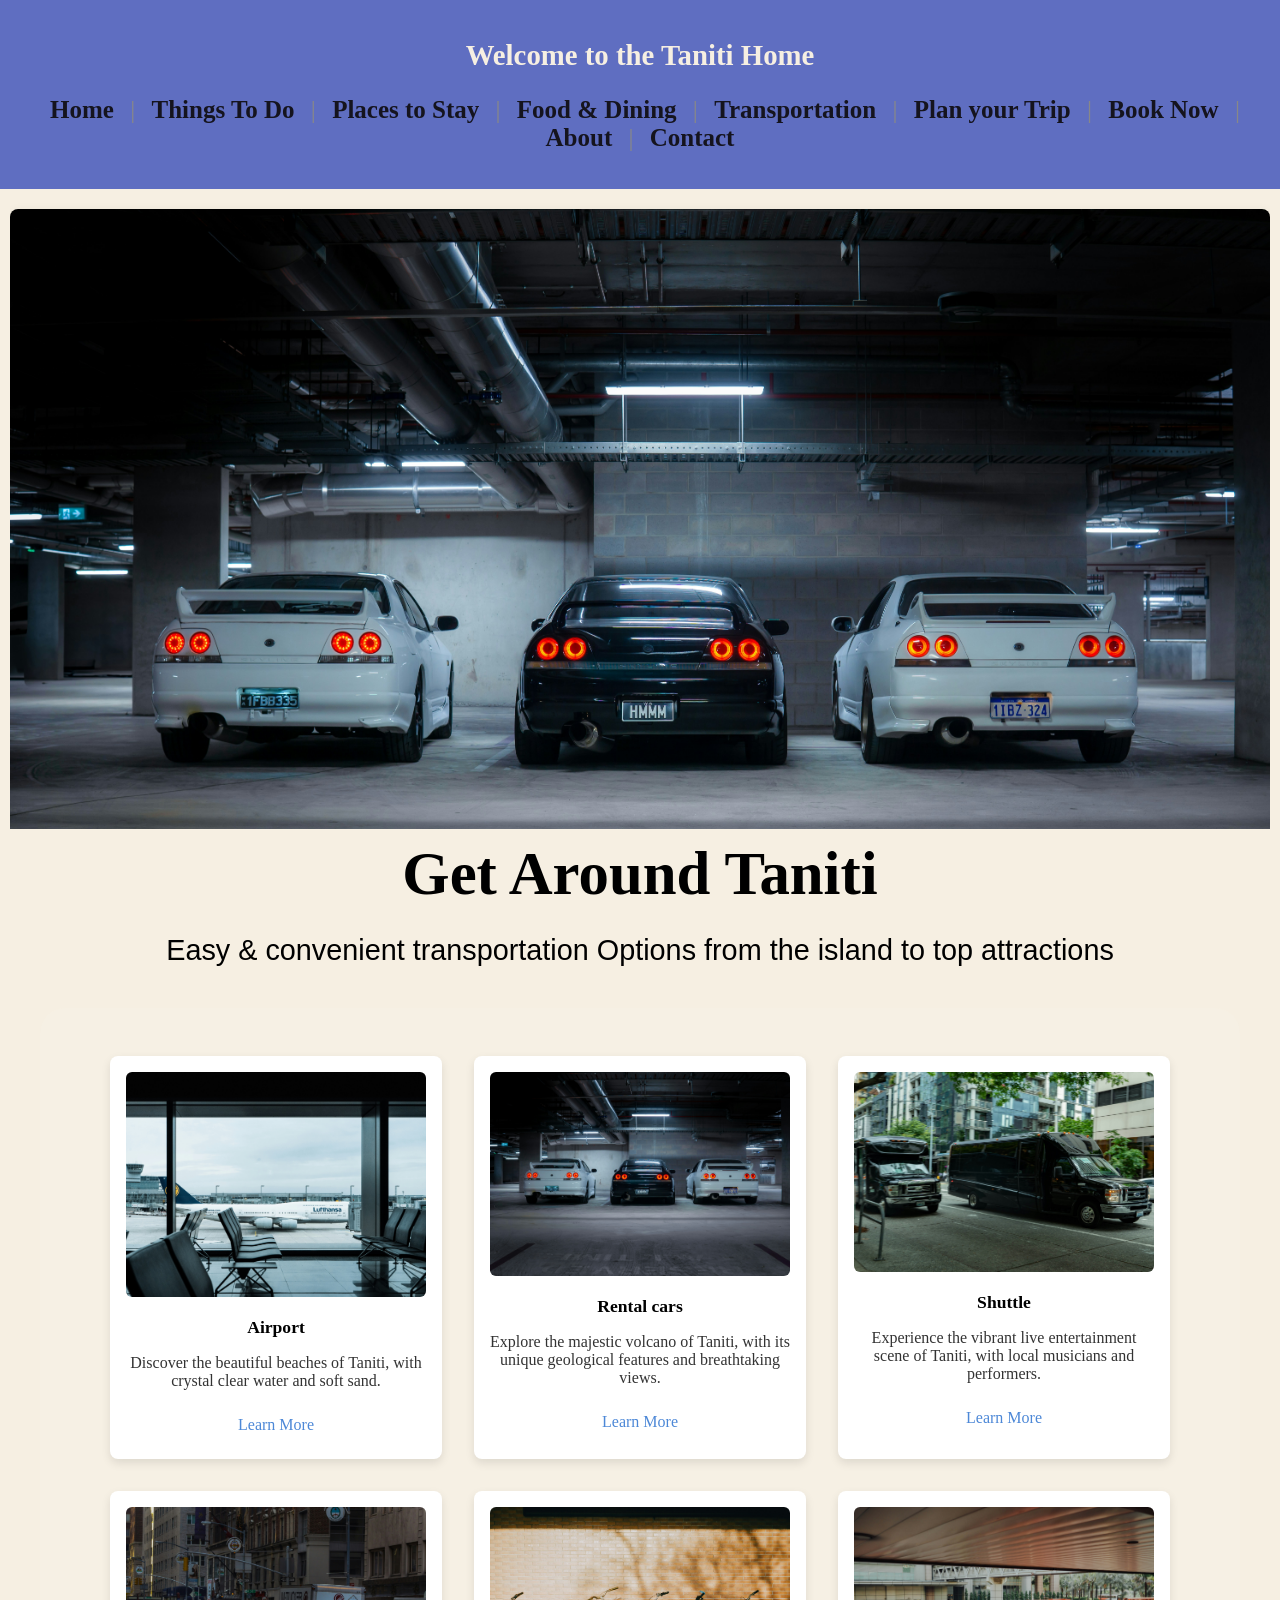
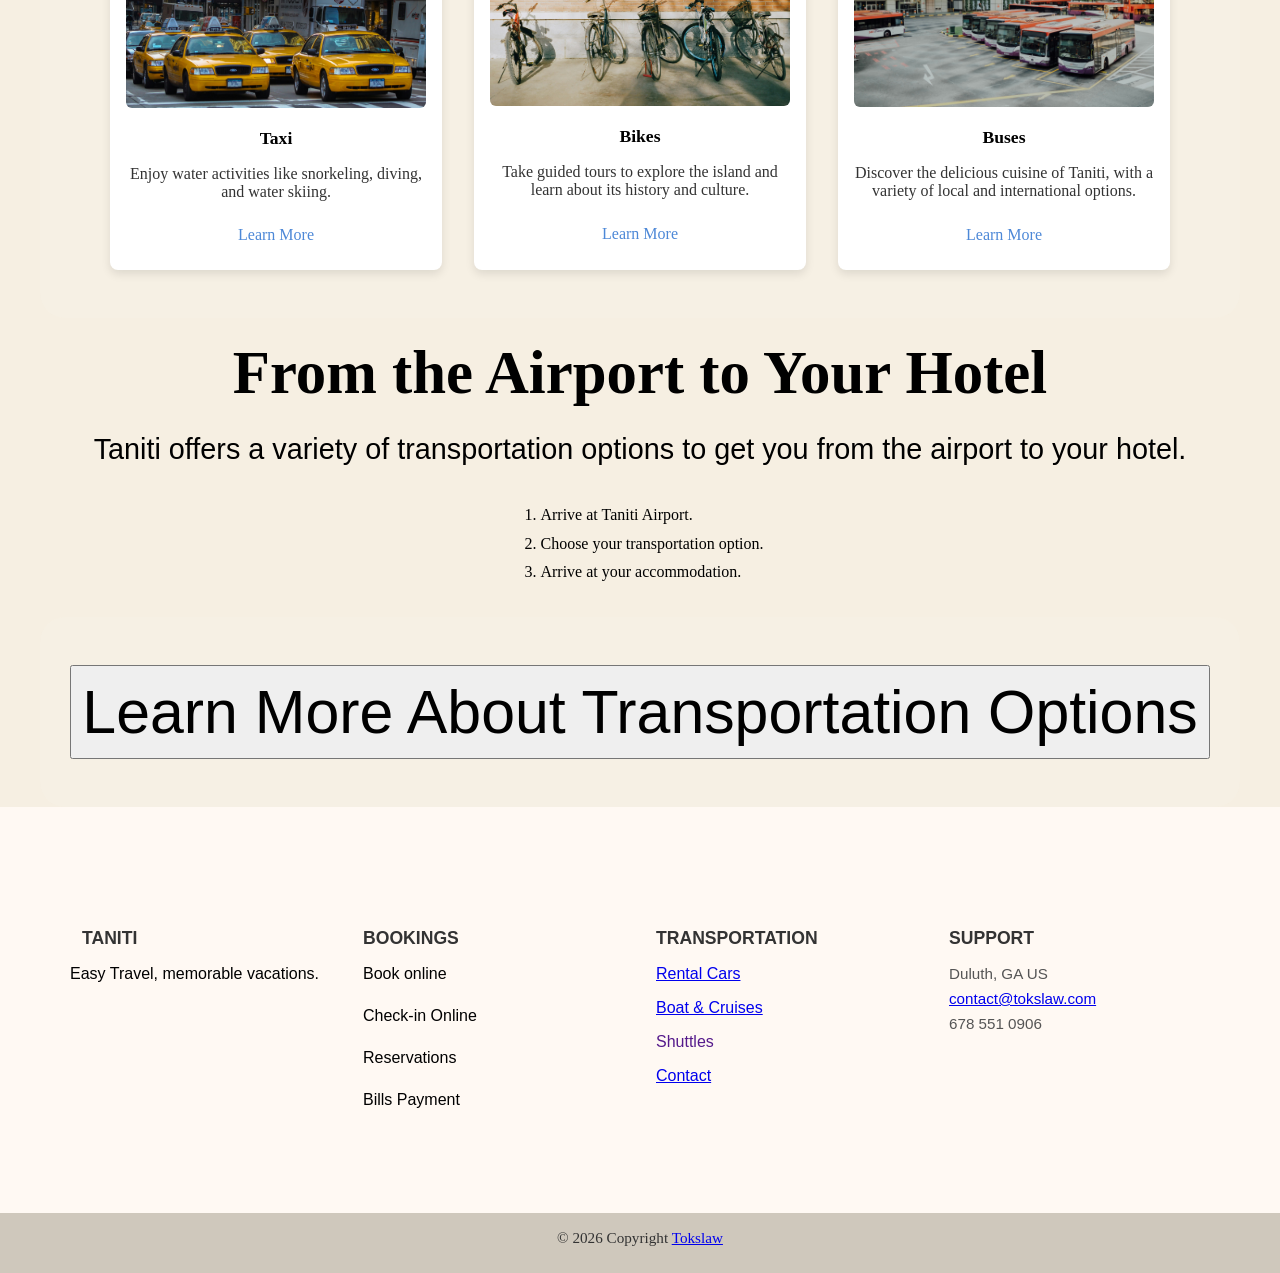
<file: transportation.html>
<!DOCTYPE html>
<html lang="en">

<head>
    <meta charset="UTF-8">
    <meta name="viewport" content="width=device-width, initial-scale=1.0">
    <title>About</title>
    <link rel="stylesheet" href="styles.css">
    <link rel="icon" href="https://fav.farm/📃" />
</head>

<body>
    <header>
        <div class="header-nav">
            <h1>Welcome to the Taniti Home</h1>
            <nav>
                <a href="./">Home</a>
                <span class="separator">|</span>
                <a href="./things_to_do.html">Things To Do</a>
                <span class="separator">|</span>
                <a href="./place_to_stay.html">Places to Stay</a>
                <span class="separator">|</span>
                <a href="./food.html">Food & Dining</a>
                <span class="separator">|</span>
                <a href="./transportation.html">Transportation</a>
                <span class="separator">|</span>
                <a href="./plan_your_trip.html">Plan your Trip</a>
                <span class="separator">|</span>
                <a href="./bookings.html">Book Now</a>
                <span class="separator">|</span>
                <a href="./about.html">About</a>
                <span class="separator">|</span>
                <a href="./contact.html">Contact</a>
            </nav>
        </div>
    </header>




    <section class="intro">
        <div class="hero-slider">
            <div class="slide">
                <img src="images/transportation.jpg" alt="Taniti" class="img">
            </div>
        </div>
        <h2 class="title">Get Around Taniti</h2>
        <p>
            Easy & convenient transportation Options from the island to top attractions
        </p>
    </section>


    <section class="services">
        <div class="service-card">
            <div class="card-body">
                <img src="images/airport.jpg" alt="Snap Benefits">
                <div class="card-title">Airport</div>
                <div class="card-text">
                    Discover the beautiful beaches of Taniti, with crystal clear water and soft sand.
                </div>
                <a href="#" class="btn btn-primary">Learn More</a>
            </div>

            <div class="card-body">
                <img src="images/transportation.jpg" alt="drivers-license">
                <div class="card-title">Rental cars</div>
                <div class="card-text">
                    Explore the majestic volcano of Taniti, with its unique geological features and breathtaking views.
                </div>
                <a href="#" class="btn btn-primary">Learn More</a>
            </div>
            <div class="card-body">
                <img src="images/shuttle_buses.jpg" alt="ChildCustody">
                <div class="card-title">Shuttle</div>
                <div class="card-text">
                    Experience the vibrant live entertainment scene of Taniti, with local musicians and performers.
                </div>
                <a href="#" class="btn btn-primary">Learn More</a>
            </div>

            <div class="card-body">
                <img src="images/taxi.jpg" alt="ChildCustody">
                <div class="card-title">Taxi</div>
                <div class="card-text">
                    Enjoy water activities like snorkeling, diving, and water skiing.
                </div>
                <a href="#" class="btn btn-primary">Learn More</a>
            </div>
            <div class="card-body">
                <img src="images/bikes.jpg" alt="ChildCustody">
                <div class="card-title">Bikes</div>
                <div class="card-text">
                    Take guided tours to explore the island and learn about its history and culture.
                </div>
                <a href="#" class="btn btn-primary">Learn More</a>
            </div>
            <div class="card-body">
                <img src="images/buses.jpg" alt="ChildCustody">
                <div class="card-title">Buses</div>
                <div class="card-text">
                    Discover the delicious cuisine of Taniti, with a variety of local and international options.
                </div>
                <a href="#" class="btn btn-primary">Learn More</a>
            </div>

        </div>
    </section>

    <section class="intro">
        <h2 class="title">From the Airport to Your Hotel</h2>
        <p>
            Taniti offers a variety of transportation options to get you from the airport to your hotel. 
        </p>
        <section>
            <ol class="transport-steps">
                <li>Arrive at Taniti Airport.</li>
                <li>Choose your transportation option.</li>
                <li>Arrive at your accommodation.</li>
            </ol>
        </section>

    </section>



    <section class="services">
        <button class="title">Learn More About Transportation Options</button>
    </section>

    <footer class="footer-layout">
        <section class="footer-links">
            <div class="footer-container">

                <div class="footer-row">

                    <div class="footer-col">

                        <h6 class="footer-title">
                            <i class="fas fa-gem icon-gap"></i>Taniti
                        </h6>
                        <p>
                            Easy Travel, memorable vacations.
                        </p>
                    </div>

                    <div class="footer-col">

                        <h6 class="footer-title">Bookings</h6>
                        <p>
                            <a href="#!" class="footer-link">Book online</a>
                        </p>
                        <p>
                            <a href="#!" class="footer-link">Check-in Online</a>
                        </p>
                        <p>
                            <a href="#!" class="footer-link">Reservations</a>
                        </p>
                        <p>
                            <a href="#!" class="footer-link">Bills Payment</a>
                        </p>
                    </div>

                    <div class="footer-col">

                        <h6 class="footer-title">Transportation</h6>
                        <p>
                            <a href="./transportation.html" target="_blank" class="text-reset">Rental Cars</a>
                        </p>
                        <p>
                            <a href="./about.html" class="text-reset">Boat & Cruises</a>
                        </p>
                        <div class="dropdown">
                            <p class="dropbtn">Shuttles</p>
                            <div class="dropdown-content">
                                <a href="#">Buses</a>
                                <a href="#">Airports</a>
                            </div>
                        </div>
                        <p>
                            <a href="./contact.html" target="_blank" class="text-reset">Contact</a>
                        </p>
                    </div>

                    <div class="footer-contact">

                        <h6 class="footer-title">Support</h6>
                        <p><i class="fas fa-home"></i> Duluth, GA US</p>
                        <p><a href="mailto:tlawal8@wgu.edu"><i class="fas fa-envelope"></i> contact@tokslaw.com</a></p>
                        <p><i class="fas fa-phone"></i> 678 551 0906</p>
                    </div>

                </div>

            </div>
        </section>

        <div class="footer-copyright">© 2026 Copyright
            <a href="http://tokslaw.net/">Tokslaw</a>
        </div>

    </footer>

</body>

</html>
</file>
<file: styles.css>
body {
  margin: 0;
  /* background-color: #9EB4AD;  */
  background-color: #f6efe2;
  /* background-color: #CFC8BC;
     background-color: #F6F4EE; */

  /* background-image: url("images/taniti_hero_image.jpg");
    background-size: cover;
    background-position: center;
    background-repeat: no-repeat; */
}
.layout {
  min-height: 100vh;
  box-sizing: border-box;
}
.intro {
  padding: 10px;
  max-width: 100%;
  justify-content: space-between;
}
.text-section {
  display: flex;
  margin: 0 auto;
  padding: 2rem 1rem;
}
/* .text-section img{
  float: right;
} */
.txt-block img {
  float: right;
}

.title {
  font-size: 3.8rem;
  text-align: center;
  margin: auto;
  padding: 10px;
}
.intro p {
  font-size: 1.8rem;
  text-align: center;
  padding: 15px;
  font-family: sans-serif;
}
.content {
  font-size: medium;
  font-family: sans-serif;
  padding: 15px;
  margin: auto;
}
.img {
  width: 750px;
  border-radius: 8px;
  margin-top: 10px;
  box-shadow: 0 4px 12px rgba(0, 0, 0, 0.1);
}
.floatimg {
  width: 100%;
  max-width: 400px;
  border-radius: 8px;
  margin: 10px 20px 20px 0;
  box-shadow: 0 4px 12px rgba(0, 0, 0, 0.1);
  float: right;
}

.btn {
  display: inline-block;
  /* background-color: #e76f51; */
  color: rgb(77, 136, 215);
  padding: 0.6rem 1.2rem;
  border-radius: 5px;
  text-decoration: none;
  font-weight: 500;
  transition: background-color 0.3s ease;
}

.btn:hover {
  background-color: #acb6e76e;
}


.section {
  padding-bottom: 30px; /* Space between the content and the border */
  margin-bottom: 30px;  /* Space between the border and the next section */
  border-bottom: 2px solid #cccccc; /* The border line itself */
}

.header-nav {
  text-align: center;
  padding: 20px;
  /* background-color: #CFC8BC;   
    background-color:  #9EB4AD;
     background-color: #F6F4EE; */
  background-color: #2c43b6bf;
  flex: 1;
}
.header-nav nav {
  font-size: 25px;
  color: black;
  border-bottom: 3px solid transparent;
  padding: 14px 16px;
}
header h1 {
  font-size: 1.8rem;
  margin-bottom: 10px;
  color: #f6efe2;
}

nav a {
  text-decoration: none;
  margin: 0 10px;
  color: #15141e;
  font-weight: bold;
}
nav a:hover {
  text-decoration: underline;
}

.separator {
  color: #888;
}

@media (max-width: 600px) {
  nav {
    flex-direction: column;
    align-items: center;
  }

  .separator {
    display: none;
  }
}
@media (max-width: 768px) {
  .layout {
    flex-direction: column;
    padding-left: 0;
  }

  .footer-layout {
    padding-left: 0;
  }

  .sidebar {
    position: static;
    width: 100%;
    height: auto;
    border-right: none;
    box-shadow: none;
  }
  .header-nav {
    width: 100%;
  }
}

/* search bar */

  .search-form {
    display: flex;
    align-items: center;
    width: 100%;
    max-width: 700px;
    margin: 0 auto;
    box-sizing: border-box;
    border: 1px solid #ccc;
    border-radius: 25px;
    overflow: hidden;
    padding: 4px;
  }

  .search-form input {
    flex: 1;
    min-width: 0;
    border: none;
    outline: none;
    padding: 8px 16px;
    font-size: 16px;
  }

 



  .search-form button {
    background-color: #2c43b6bf;
    color: white;
    border: none;
    border-radius: 20px;
    padding: 8px 16px;
    font-size: 16px;
    cursor: pointer;
  }

  .search-form button:hover {
    background-color: #0056b3;
  }

  .hero-slider {
  width: 100%;
  height: 70vh; /* or a fixed px value like 500px */
  overflow: hidden;
  position: relative;
}

.hero-slider .slide img {
  width: 100%;
  height: 100%;
  object-fit: cover;
  object-position: center;
  display: block;
}

.hero-slide-bg {
  width: 100%;
  height: 70vh;
  background-image: linear-gradient(rgba(0, 0, 0, 0.35), rgba(0, 0, 0, 0.35)), url("slide.jpg");
  background-size: cover;
  background-position: center;
  background-repeat: no-repeat;
}

.hero {
  position: relative;
  display: inline-block; /* or width: 100% for full-width banners */
}

.hero-img {
  display: block;
  width: 100%;
  height: auto;
}

.hero-title {
  position: absolute;
  top: 50%;
  left: 50%;
  transform: translate(-50%, -50%);
  margin: 0;
  font-size: xxx-large;
  color: #f6efe2;
  text-shadow: 0 2px 8px rgba(0, 0, 0, 0.5); /* Improves contrast over photos */
}


.services {
  background-color: #f4f1ec1f;
  border-radius: 25px;
  padding: 3rem 1rem;
  max-width: 1200px;
  margin: 0 auto;
  box-sizing: border-box;
  /* margin: 1rem; */
  text-align: center;
}

.services h2 {
  font-size: 2.5rem;
  margin-bottom: 2rem;
  color: #242222;
}
.service-card {
  display: flex;
  justify-content: center;
  gap: 2rem;
  flex-wrap: wrap;
}

.card-body img {
  max-width: 100%;
  border-radius: 6px;
}
.card-body {
  background-color: #fff;
  border-radius: 8px;
  padding: 1rem;
  width: 300px;
  text-align: center;
  box-shadow: 0 4px 10px rgba(0, 0, 0, 0.1);
}
.card-title {
  font-weight: bold;
  margin-top: 1rem;
  font-size: 1.1rem;
}

.card-text {
  margin: 1rem 0;
  color: #333;
}

.card a {
  color: #007bff;
  text-decoration: none;
  font-weight: 600;
}

.taxes {
  padding: 1rem;
  /* margin: 1rem; */
  background-color: #fff9f3;
  text-align: center;
}
.taxes h2 {
  font-size: 2.5rem;
  margin-bottom: 2rem;
  color: #242222;
}
.tax-card {
  display: flex;
  justify-content: center;
  gap: 2rem;
  flex-wrap: wrap;
}

.transport-steps {
  width: fit-content;
  margin: 1.25rem auto;
  padding-left: 1.5rem;
  text-align: left;
  line-height: 1.8;
}

.stay-booking-form {
  text-align: center;
}

.stay-booking-form .tax-card > .card-body {
  box-sizing: border-box;
}

.price-range {
  display: flex;
  align-items: center;
  gap: 0.5rem;
  width: 100%;
}

.price-range input {
  box-sizing: border-box;
  flex: 1 1 0;
  min-width: 0;
  width: 0;
  height: 44px;
  padding: 0 0.5rem;
  border: 1px solid #ccc;
  border-radius: 4px;
}

.price-range input:focus {
  border-color: #4d88d7;
  outline: 2px solid rgba(77, 136, 215, 0.2);
}

.stay-search-button {
  min-height: 44px;
  margin-top: 1.5rem;
  padding: 0.7rem 1.5rem;
  border: 0;
  border-radius: 5px;
  background-color: #4d88d7;
  color: #fff;
  font: inherit;
  font-weight: 600;
  cursor: pointer;
}

.stay-search-button:hover {
  background-color: #3974c2;
}

.business {
  padding: 3rem 1rem;
  /* margin: 1rem; */
  background-color: #fff9f3;
  text-align: center;
}
.questions {
  padding: 3rem 1rem;
  /* margin: 1rem; */
  background-color: #2c43b6bf;
  text-align: center;
  border-radius: 85px;
}
.questions h2 {
  font-size: 2.5rem;
  margin-bottom: 2rem;
  color: #242222;
}

.business h2 {
  font-size: 2.5rem;
  margin-bottom: 2rem;
  color: #242222;
}
.business-card {
  display: flex;
  justify-content: center;
  gap: 2rem;
  flex-wrap: wrap;
}
.sidebar {
  display: flex;
  flex-direction: column;
  align-items: stretch;
  text-align: left;
  gap: 1.25rem;
  flex-shrink: 0;
  position: fixed;
  top: 0;
  left: 0;
  width: 220px;
  height: 100vh;
  background-color: #fff9f3;
  padding: 20px 15px;
  overflow-y: auto;
  border-right: 1px solid #e5e1da;
  box-shadow: 2px 0 8px rgba(0, 0, 0, 0.04);
  z-index: 1000;
}

.sidebar nav {
  width: 100%;
}

.sidebar h2 {
  font-size: 1rem;
  text-transform: uppercase;
  letter-spacing: 0.03em;
  color: #cfc8bc;
  border-bottom: 2px solid #f0e3d8;
  padding-bottom: 0.35rem;
  margin: 0 0 0.5rem;
}

.sidebar a {
  display: block;
  padding: 0.4rem 0.5rem;
  margin: 0;
  border-radius: 6px;
  color: #0074cc;
  font-weight: 600;
  text-decoration: none;
  transition: background-color 0.15s ease;
}

.sidebar a:hover {
  background: #fdeee3;
  text-decoration: none;
}

.sidebar ol {
  list-style: none;
  padding: 0;
  margin: 0;
}

.sidebar blockquote {
  margin: 0.5rem 0;
  padding: 0.6rem 0.75rem;
  background: #fff;
  border-left: 3px solid #cfc8bc;
  border-radius: 4px;
  font-size: 0.9rem;
  color: #333;
  box-shadow: 0 1px 4px rgba(0, 0, 0, 0.06);
}

.sidebar .twitter-heading {
  font-size: 1rem;
  text-transform: uppercase;
  letter-spacing: 0.03em;
  color: #cfc8bc;
  border-bottom: 2px solid #f0e3d8;
  padding-bottom: 0.35rem;
  margin: 0 0 0.5rem;
}

.sidebar article {
  margin-top: auto;
  background: #fff;
  border-radius: 8px;
  padding: 0.75rem;
  font-size: 0.9rem;
  box-shadow: 0 1px 4px rgba(0, 0, 0, 0.06);
}

.sidebar article h2 {
  border: none;
  padding: 0;
  margin: 0 0 0.35rem;
}

.sidebar article p {
  margin: 0.35rem 0;
  color: #444;
}

.sidebar article footer {
  background: none;
  padding: 0;
}

#footer {
  border: 10px;
  border-radius: 25px;
  padding: 10px;
  margin: auto;
  /* border: 0px solid #E5E7EB;
    background: #111827;
    display: flex;
    width: 100%;
    height: 377px;
    padding: 64px 80px;
    justify-content: center;
    align-items: center;
    display: flex;     */
}
.footer-layout {
  padding-bottom: 10px;
  padding-left: 0;
  width: 100%;
  box-sizing: border-box;
  flex-direction: column;
  align-items: flex-start;
  gap: 16.88px;
  flex-shrink: 0;
  background: #cfc8bc;
}
.footer {
  display: flex;
  justify-content: center;
  align-items: center;
  background: #cfc8bc;
}
.footer-social {
  background-color: rgba(0, 0, 0, 0.05);
  padding: 1.2rem;
  display: flex;
  flex-direction: column;
  align-items: center;
  text-align: center;
  gap: 1rem;
}
.social-links-group {
  display: flex;
  flex-wrap: wrap;
  gap: 1rem;
  justify-content: center;
}
.footer-social-links {
  color: #333;
  font-size: 1.2rem;
  padding: 0.5rem;
  transition:
    color 0.3s ease,
    transform 0.3s ease;
  text-decoration: none;
}
.footer-social-links:hover {
  color: #fff9f3;
  transform: scale(1.2);
}

.footer-links {
  background-color: #fff9f3;
  padding: 3rem 1rem;
  font-family: sans-serif;
}

.footer-container {
  max-width: 1140px;
  margin: 0 auto;
  padding: 0 1rem;
  text-align: center;
}

@media (min-width: 768px) {
  .footer-container {
    text-align: left;
  }
}

.footer-row {
  display: flex;
  flex-wrap: wrap;
  gap: 2rem;
  justify-content: space-between;
  margin-top: 2rem;
}

.footer-row2 {
  display: flex;
  flex-wrap: wrap;
  gap: 1.3rem;
  justify-content: space-between;
  margin-top: 2rem;
  margin-left: 73px;
}

.footer-col {
  flex: 1 1 250px;
  margin-bottom: 2rem;
}
.footer-contact {
  flex: 1 1 250px;
  margin-bottom: 2rem;
}
.footer-contact p {
  margin: 0.5rem 0;
  color: #555;
  font-size: 0.95rem;
  display: flex;
  align-items: center;
}
.footer-title {
  text-transform: uppercase;
  font-weight: bold;
  margin-bottom: 1rem;
  font-size: 1.1rem;
  color: #333;
}

.icon-gap {
  margin-right: 0.75rem;
  min-width: 1.25rem;
}

.footer-link {
  color: inherit;
  text-decoration: none;
  display: inline-block;
  margin-bottom: 0.5rem;
  transition: color 0.3s ease;
}
.footer-copyright {
  text-align: center;
  padding: 1rem;
  font-size: 0.95rem;
  color: #333;
}
.footer-social {
  background-color: rgba(0, 0, 0, 0.05);
  padding: 1rem;
  text-align: center;
  font-size: 0.95rem;
}

.social-intro {
  margin-right: 3rem;
  display: none;
}
.social-intro span {
  font-size: 1rem;
  color: #333;
}

@media (min-width: 992px) {
  .social-intro {
    display: inline-block;
  }
}

.footer-link:hover {
  color: #007bff;
}

/* SERVICES MAIN */

.background-inner {
  color: #353f4f;
  text-align: center;
  font-size: 40px;
  line-height: 70px;
}
.p1 {
  display: flex;
  align-items: flex-start;
  flex-wrap: wrap;
  color: #353f4f;
}
.p1 .p1-inner {
  display: flex;
  align-content: flex-start;
  align-items: flex-start;
  flex-wrap: wrap;
  position: relative;
  width: 100%;
  align-self: stretch;
  justify-content: center;
  padding: 70px;
}
.p1 .p1-inner .p1-title {
  text-align: center;
  font-size: 60px;
  line-height: 70px;
}

.p1 .p1-inner .p1-image {
  border-color: #e2e2e2;
  position: relative;
  overflow: hidden;
  box-sizing: border-box;
  display: flex;
}

/* ABOUT MAIN */

#about-main {
  padding-top: 140px;
  padding-bottom: 50px;
  background-size: cover;
  background-position: center;
  background-repeat: no-repeat;
  position: relative;
}
.hero-section.bg--img {
  width: 100%;
  background-repeat: no-repeat;
  background-position: center center;
  background-size: cover;
}

.hero-section.blur--purple:after {
  position: absolute;
  content: "";
  z-index: -1;
  width: 100%;
  height: 100%;
  top: -30%;
  left: 0;
  background-repeat: no-repeat;
  background-position: center center;
  background-size: cover;
  background-attachment: scroll;
  opacity: 0.2;
}
.about-main-txt h2 {
  line-height: 1.3;
  margin-bottom: 25px;
  font-size: 2.5rem;
  font-weight: 700;
}
.about-main-txt p.p-lg {
  padding-right: 10%;
  margin-bottom: 30px;
  font-size: 1.2rem;
}

.bg--scroll {
  background-attachment: scroll;
}
.about-section {
  position: relative;
  width: 100%;
  overflow: hidden;
}
.about-container {
  max-width: 1140px;
  margin: 0 auto;
  padding-left: 15px;
  padding-right: 15px;
  position: relative;
  z-index: 3;
}
.about-row {
  display: flex;
  margin-left: -15px;
  margin-right: -15px;
}
.about-center {
  align-items: center;
}
.about-media {
  width: 50%;
  padding-left: 15px;
  padding-right: 15px;
}
.food-section-image {
  display: block;
  width: 100%;
  max-width: 750px;
  height: auto;
  max-height: 500px;
  object-fit: contain;
}
@media (min-width: 768px) {
  .about-media {
    width: 50%;
  }
}
.divider {
  background-color: #fff;
}

.services-section {
  background-color: #fff9f3;
  padding: 60px 20px;
  font-family: sans-serif;
}

.services-container {
  display: grid;
  grid-template-columns: 1fr 1fr;
  gap: 40px 60px;
  max-width: 1200px;
  margin: auto;
}

.service-box {
  display: flex;
  align-items: flex-start;
  gap: 20px;
  font-family: sans-serif;
}

.service-box .icon {
  min-width: 60px;
  height: 60px;
  background-color: #eaf3ff;
  border-radius: 50%;
  display: flex;
  align-items: center;
  justify-content: center;
}

.service-box .icon img {
  width: 30px;
  height: 30px;
  object-fit: contain;
}

.service-box .content h3 {
  font-family: sans-serif;
  font-size: 20px;
  font-weight: 600;
  margin-bottom: 10px;
  color: #2b2b2b;
}

.service-box .content p {
  font-size: 16px;
  color: #4a4a4a;
  line-height: 1.6;
  margin: 0;
}

/* Responsive */
@media (max-width: 768px) {
  .services-container {
    grid-template-columns: 1fr;
  }
}
.about-title h2 {
  text-align: center;
  font-family: sans-serif;
  color: #353f4f;
  margin-bottom: 0;
  font-weight: 700;
  font-size: 40px;
  line-height: 50px;
}

.section-title {
  text-align: center;
}

.section-title h2 {
  margin-bottom: 0;
  font-weight: 700;
  font-size: 3.125rem;
  line-height: 1.25;
  font-family: sans-serif;
  color: #353f4f;
}

.section-title h2.w-700 {
  letter-spacing: -0.5px;
}
.section-title p {
  margin-top: 18px;
  margin-bottom: 0;
  font-size: 1.4rem;
}

.ct-02 .img-block {
  margin-right: 30px;
}
.content-section {
  padding: 80px 70px;
}
.booking-details {
  width: 100%;
  box-sizing: border-box;
  padding: clamp(2rem, 6vw, 5rem) 1rem;
}
.booking-details .container {
  width: 100%;
  max-width: 1140px;
  margin: 0 auto;
}
.booking-details .row {
  display: grid;
  grid-template-columns: repeat(2, minmax(0, 1fr));
  align-items: center;
  gap: clamp(2rem, 5vw, 4rem);
  margin: 0;
}
.booking-details .col-md-6 {
  min-width: 0;
}
.booking-details .txt-block {
  margin-top: 0;
}
.booking-details .simple-list {
  list-style: none;
  margin: 1.5rem 0 0;
  padding: 0;
}
.booking-details .list-item {
  border-bottom: 1px solid rgba(53, 63, 79, 0.15);
  padding: 0.65rem 0;
}
.booking-details .list-item p {
  margin: 0;
}
.booking-details .img-block {
  margin: 0;
}
.booking-details .img-fluid {
  display: block;
  width: 100%;
  max-width: 100%;
  height: auto;
  border-radius: 8px;
}
@media (max-width: 768px) {
  .booking-details .row {
    grid-template-columns: 1fr;
  }
}
.txt-block {
  margin-top: -40px;
}
.section-id {
  display: block;
  font-size: 30px;
  line-height: 1;
  font-weight: 700;
  letter-spacing: 0.5px;
  text-transform: uppercase;
  margin-bottom: 35px;
}

.section .container {
  position: relative !important;
  z-index: 3;
}
.pt-100 {
  padding-top: 40px;
}
.txt-block h2 {
  margin-bottom: 26px;
  font-family: sans-serif;
  font-weight: 700;
  line-height: 1.35;
  font-size: 1.5rem;
}
p {
  font-family: sans-serif;
  font-size: 1rem;
  margin-top: 0;
  margin-bottom: 1rem;
  box-sizing: border-box;
}
.mt-25 {
  margin-top: 25px;
}
.py-100 {
  padding-top: 30px;
  padding-bottom: 30px;
}
.row {
  display: flex;
  margin-right: 10px;
  margin-left: 5px;
}
.align-items-center {
  align-items: center !important;
}

.services-floatright {
  align-items: center;
  display: flex;
  margin-right: 10px;
  margin-left: 5px;
}
.servicefloatright img {
  float: right;
}
.d-flex {
  display: flex !important;
}
.txt-box {
  margin-bottom: 20px;
}
.txt-block h5 {
  margin-bottom: 20px;
  font-family: sans-serif;
  font-weight: 700;
  line-height: 1.35;
  font-size: 1.5rem;
}
.pt-100 {
  padding-top: 40px;
}

.mb-70 {
  margin-bottom: 70px;
}

input[type="text"],
select,
textarea {
  width: 100%;
  padding: 12px;
  border: 1px solid #ccc;
  border-radius: 4px;
  box-sizing: border-box;
  margin-top: 6px;
  margin-bottom: 16px;
  resize: vertical;
}

.contact-container {
  border-radius: 5px;
  background-color: #fff9f3;
  padding: 20px;
  justify-content: center !important;
}
.contact-page h1 {
  font-size: 40px;
  padding: 10px;
  text-align: center;
}

.button {
  background-color: #cfc8bc;
  color: rgb(244, 10, 10);
  padding: 12px 20px;
  border: none;
  border-radius: 4px;
  cursor: pointer;
  justify-content: center !important;
}

.button:hover {
  background-color: #cfc8bc45;
}
.contact-input span {
  display: block;
  font-size: 0.95rem;
  line-height: 1;
  font-weight: 300;
  margin-bottom: 20px;
  padding-left: 8px;
}

.contact-page {
  padding: 100px;
  margin-bottom: 20px;
}

table {
  width: 100%;
}
th,
td {
  border: 1px solid gray;
}

/* background-image: linear-gradient(rgba(219, 65, 65, 0.5), rgba(219, 117, 117, 0.5)), url("sandysprings.jpg"); */
.hero-image {
  background-image:
    linear-gradient(rgba(219, 65, 65, 0.5), rgba(219, 117, 117, 0.5)),
    url("sandysprings.jpg");
  height: 100%;
  background-position: center;
  background-repeat: no-repeat;
  background-size: cover;
  position: relative;
}
.hero-text {
  text-align: center;
  position: absolute;
  top: 50%;
  left: 50%;
  transform: translate(-50%, -50%);
  color: rgb(8, 1, 1);
}
.hero-text button {
  border: none;
  outline: 0;
  display: inline-block;
  padding: 10px 25px;
  color: black;
  background-color: #ddd;
  text-align: center;
  cursor: pointer;
}
.dropdown-content {
  display: none;
  position: absolute;
  background-color: #fff9f3;
  min-width: 160px;
  box-shadow: 0px 8px 16px 0px rgba(0, 0, 0, 0.2);
  z-index: 1;
}

.dropdown-content a {
  padding: 12px 16px;
  text-decoration: none;
  display: block;
}
.dropdown {
  position: relative;
  display: inline-block;
}
.dropbtn {
  background-color: #fff9f3;
  color: #551a8b;
  font-size: 16px;
  border: none;
  cursor: pointer;
}
.dropdown-content a:hover {
  background-color: #fff9f3;
}

.dropdown:hover .dropdown-content {
  display: block;
}

.dropdown:hover .dropbtn {
  background-color: #fff9f3;
}

.activity-detail-page,
.activity-detail-page * {
  box-sizing: border-box;
}

.activity-details-body .header-nav,
.about-page-body .header-nav {
  box-sizing: border-box;
}

.activity-detail-page {
  background: #fff;
  color: #151b2a;
  font-family: Arial, sans-serif;
  padding-bottom: 3rem;
}

.activity-detail-hero {
  width: calc(100% - 2rem);
  max-width: 1360px;
  margin: 2rem auto 0;
  padding: clamp(1.25rem, 4vw, 2.25rem);
  background: #f0f2ff;
}

.activity-detail-hero img {
  display: block;
  width: 100%;
  height: clamp(14rem, 30vw, 25rem);
  object-fit: cover;
  object-position: center;
  box-shadow: 0 12px 24px rgba(21, 27, 42, 0.2);
}

.activity-summary {
  width: min(100% - 2rem, 1100px);
  margin: 0 auto;
  padding: 1.5rem 0 0;
}

.activity-title-row {
  display: flex;
  align-items: flex-start;
  justify-content: space-between;
  gap: 1.5rem;
}

.activity-title-row h1 {
  margin: 0;
  font-size: clamp(2rem, 4vw, 2.5rem);
  line-height: 1.15;
}

.activity-booking {
  min-width: 150px;
  text-align: right;
}

.activity-price {
  margin: 0 0 0.4rem;
  color: #4b5563;
  font-size: 1rem;
  font-weight: 700;
}

.activity-book-button {
  display: inline-block;
  min-width: 150px;
  padding: 0.45rem 1rem;
  border: 1px solid #151b2a;
  border-radius: 4px;
  background: #eef1ff;
  color: #151b2a;
  font-weight: 700;
  text-align: center;
  text-decoration: none;
}

.activity-book-button:hover {
  background: #dfe5ff;
}

.activity-facts {
  display: grid;
  grid-template-columns: repeat(3, minmax(0, 1fr));
  gap: 1.5rem;
  margin: 2.25rem 0 0;
}

.activity-facts dt {
  margin-bottom: 0.35rem;
  font-size: 1.25rem;
  font-weight: 700;
}

.activity-facts dd {
  margin: 0;
  color: #4b5563;
  font-size: 0.9rem;
  font-weight: 600;
}

.activity-content {
  width: min(100% - 2rem, 1100px);
  margin: 0 auto;
  padding: 2.5rem clamp(1rem, 3.5vw, 2rem) 0;
}

.activity-content section + section {
  margin-top: 3rem;
}

.activity-content h2 {
  display: table;
  margin: 0 0 0.75rem;
  padding-bottom: 0.35rem;
  border-bottom: 1px solid #ff6b76;
  font-size: 1.5rem;
}

.activity-overview p {
  max-width: 850px;
  margin: 0;
  color: #4b5563;
  font-size: 1.1rem;
  line-height: 1.65;
}

.activity-includes ul {
  margin: 0;
  padding: 0;
  list-style: none;
}

.activity-includes li {
  padding: 0.45rem 0;
  color: #4b5563;
}

.activity-location figure {
  margin: 0;
}

.activity-location img {
  display: block;
  width: 100%;
  height: clamp(10rem, 22vw, 14rem);
  object-fit: cover;
  background: #eef1ff;
}

.activity-location figcaption {
  margin-top: 0.75rem;
  color: #4b5563;
  font-size: 0.85rem;
  font-weight: 600;
}

.taniti-footer {
  background: #eef0ff;
  color: #151b2a;
  font-family: Arial, sans-serif;
  padding: 2rem 1rem 1.25rem;
}

.taniti-footer-inner {
  display: grid;
  grid-template-columns: repeat(4, minmax(0, 1fr));
  gap: 2rem;
  max-width: 1100px;
  margin: 0 auto;
}

.taniti-footer h2 {
  margin: 0 0 0.75rem;
  font-size: 0.85rem;
  text-transform: uppercase;
}

.taniti-footer p,
.taniti-footer a {
  color: #4b5563;
  font-size: 0.8rem;
}

.taniti-footer a {
  display: block;
  margin: 0.5rem 0;
  text-decoration: none;
}

.taniti-footer a:hover {
  text-decoration: underline;
}

.taniti-footer-copyright {
  max-width: 1100px;
  margin: 1.5rem auto 0;
  padding-top: 1rem;
  border-top: 1px solid rgba(21, 27, 42, 0.2);
  text-align: center;
}

@media (max-width: 600px) {
  .activity-title-row {
    flex-direction: column;
  }

  .activity-booking {
    display: flex;
    width: 100%;
    align-items: center;
    justify-content: space-between;
    text-align: left;
  }

  .activity-price {
    margin: 0;
  }

  .activity-facts {
    grid-template-columns: 1fr;
    gap: 1.25rem;
  }

  .taniti-footer-inner {
    grid-template-columns: repeat(2, minmax(0, 1fr));
    gap: 1.5rem;
  }
}

@media (max-width: 380px) {
    .taniti-footer-inner {
    grid-template-columns: 1fr;
  }
}

.about-page,
.about-page * {
    box-sizing: border-box;
}

.about-page {
    background: #fff;
    color: #151b2a;
    font-family: Arial, sans-serif;
    padding-bottom: 4rem;
}

.about-hero {
    display: grid;
    grid-template-columns: minmax(0, 0.9fr) minmax(0, 1.1fr);
    align-items: center;
    gap: clamp(1.5rem, 4vw, 3.5rem);
    width: calc(100% - 2rem);
    max-width: 1240px;
    margin: 2rem auto 0;
    padding: clamp(1.5rem, 5vw, 4rem);
    background: #eef0ff;
}

.about-hero-copy h1 {
    margin: 0 0 1rem;
    font-size: clamp(2.2rem, 5vw, 3.5rem);
    line-height: 1.1;
}

.about-hero-copy > p:not(.about-kicker) {
    max-width: 34rem;
    margin: 0 0 1.5rem;
    color: #4b5563;
    font-size: 1.1rem;
    line-height: 1.65;
}

.about-kicker {
    margin: 0 0 0.75rem;
    color: #4859b8;
    font-size: 0.8rem;
    font-weight: 700;
    letter-spacing: 0.1em;
    text-transform: uppercase;
}

.about-hero > img {
    display: block;
    width: 100%;
    height: clamp(18rem, 36vw, 30rem);
    object-fit: cover;
    box-shadow: 0 12px 24px rgba(21, 27, 42, 0.18);
}

.about-primary-link {
    display: inline-block;
    padding: 0.75rem 1.25rem;
    border: 1px solid #151b2a;
    border-radius: 4px;
    background: #fff;
    color: #151b2a;
    font-weight: 700;
    text-decoration: none;
}

.about-primary-link:hover {
    background: #dfe5ff;
}

.about-introduction {
    max-width: 860px;
    margin: 0 auto;
    padding: clamp(3rem, 7vw, 5rem) 1.5rem;
    text-align: center;
}

.about-introduction h2,
.about-section-heading h2,
.about-visit h2 {
    margin: 0 0 1rem;
    font-size: clamp(1.7rem, 3vw, 2.25rem);
}

.about-introduction > p:last-child,
.about-visit > div:first-child > p:last-child {
    margin: 0;
    color: #4b5563;
    font-size: 1.05rem;
    line-height: 1.7;
}

.about-highlights {
    padding: clamp(3rem, 6vw, 5rem) 1rem;
    background: #f7f8ff;
}

.about-section-heading,
.about-cards {
    max-width: 1100px;
    margin: 0 auto;
}

.about-section-heading {
    margin-bottom: 2rem;
    text-align: center;
}

.about-cards {
    display: grid;
    grid-template-columns: repeat(3, minmax(0, 1fr));
    gap: 1.5rem;
}

.about-card {
    overflow: hidden;
    border-radius: 8px;
    background: #fff;
    box-shadow: 0 4px 14px rgba(21, 27, 42, 0.1);
}

.about-card > img {
    display: block;
    width: 100%;
    height: 13rem;
    object-fit: cover;
}

.about-card-copy {
    padding: 1.25rem;
}

.about-card-copy h3 {
    margin: 0 0 0.75rem;
    font-size: 1.2rem;
}

.about-card-copy p {
    margin: 0 0 1rem;
    color: #4b5563;
    line-height: 1.6;
}

.about-card-copy a,
.about-visit-links a {
    color: #35499f;
    font-weight: 700;
    text-decoration: none;
}

.about-card-copy a:hover,
.about-visit-links a:hover {
    text-decoration: underline;
}

.about-visit {
    display: flex;
    align-items: center;
    justify-content: space-between;
    gap: 2rem;
    width: calc(100% - 2rem);
    max-width: 1100px;
    margin: 3rem auto 0;
    padding: clamp(1.5rem, 4vw, 2.5rem);
    border-radius: 8px;
    background: #eef0ff;
}

.about-visit h2 {
    margin-bottom: 0.5rem;
}

.about-visit-links {
    display: grid;
    gap: 0.75rem;
    min-width: 12rem;
}

@media (max-width: 900px) {
    .about-cards {
      grid-template-columns: repeat(2, minmax(0, 1fr));
    }
}

@media (max-width: 700px) {
    .about-hero {
      grid-template-columns: 1fr;
    }

    .about-hero > img {
      height: 16rem;
    }

    .about-cards {
      grid-template-columns: 1fr;
    }

    .about-visit {
      align-items: flex-start;
      flex-direction: column;
    }
}
</file>
